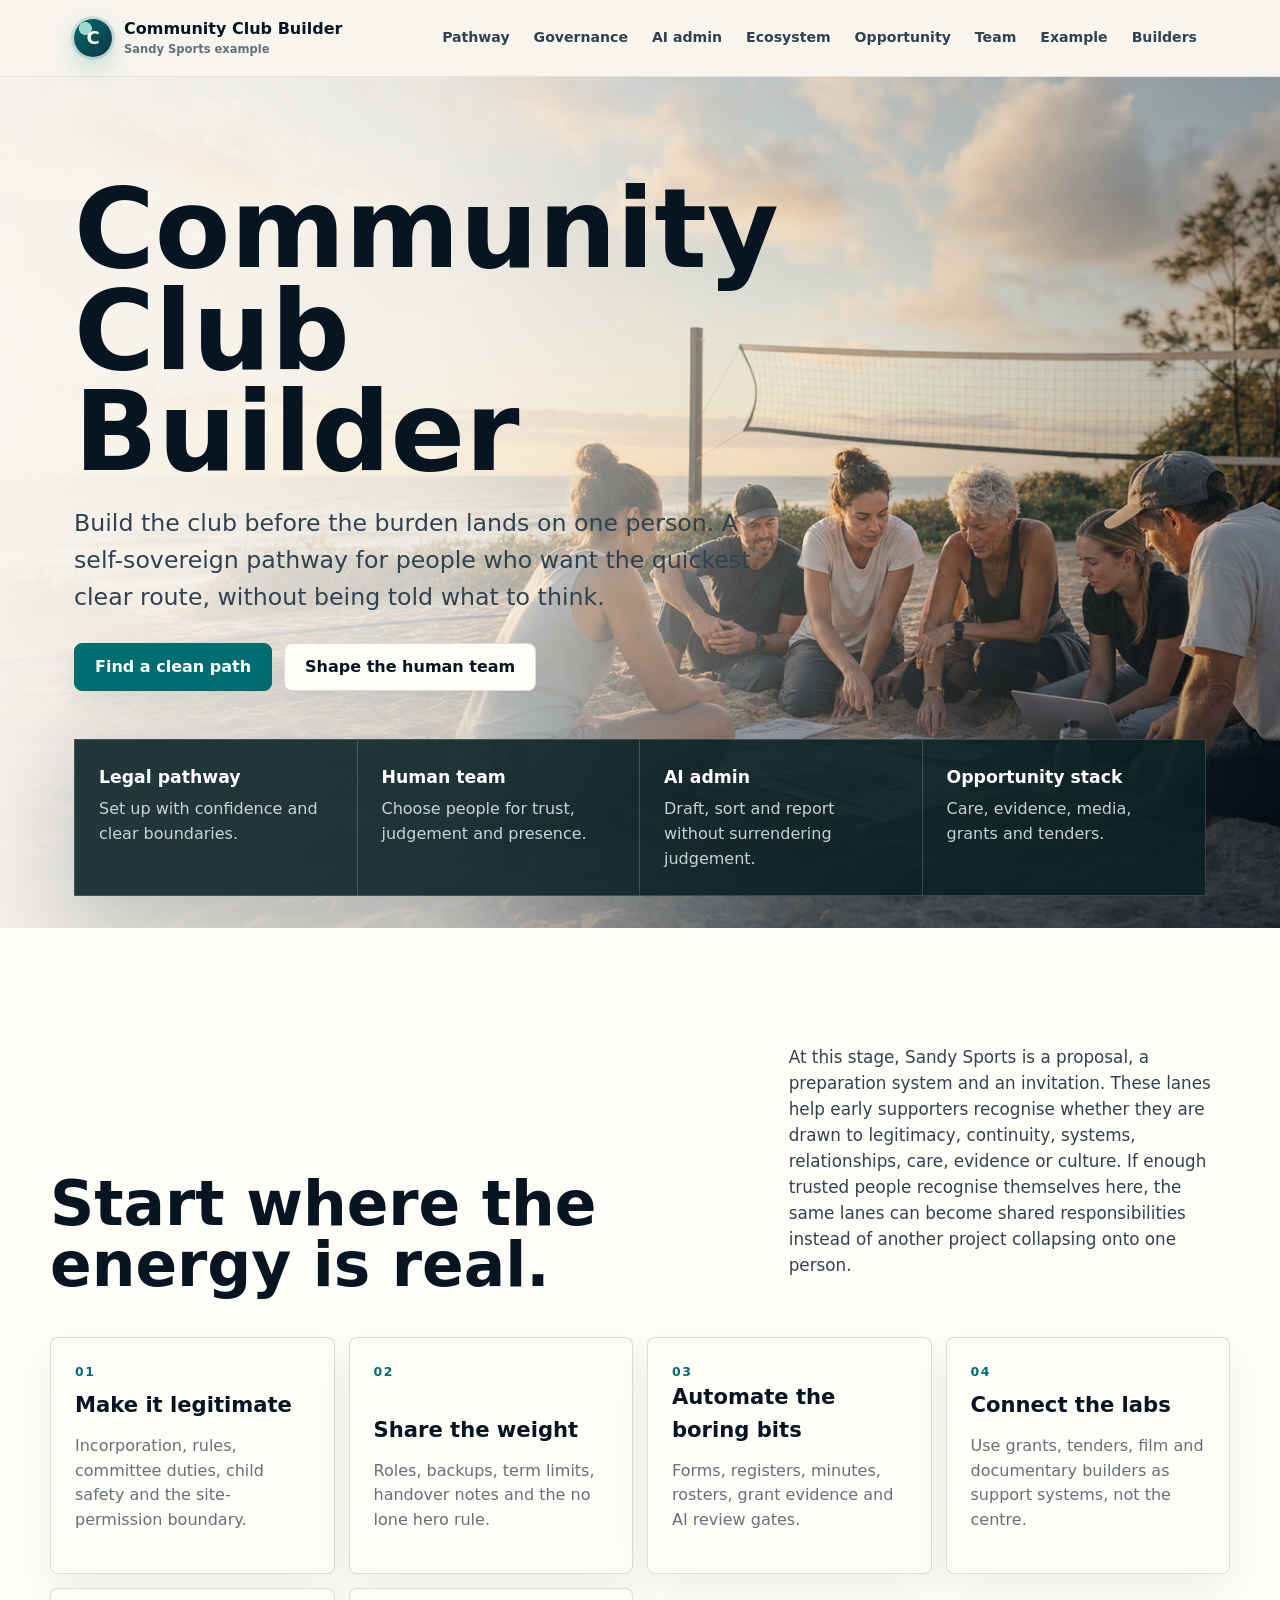
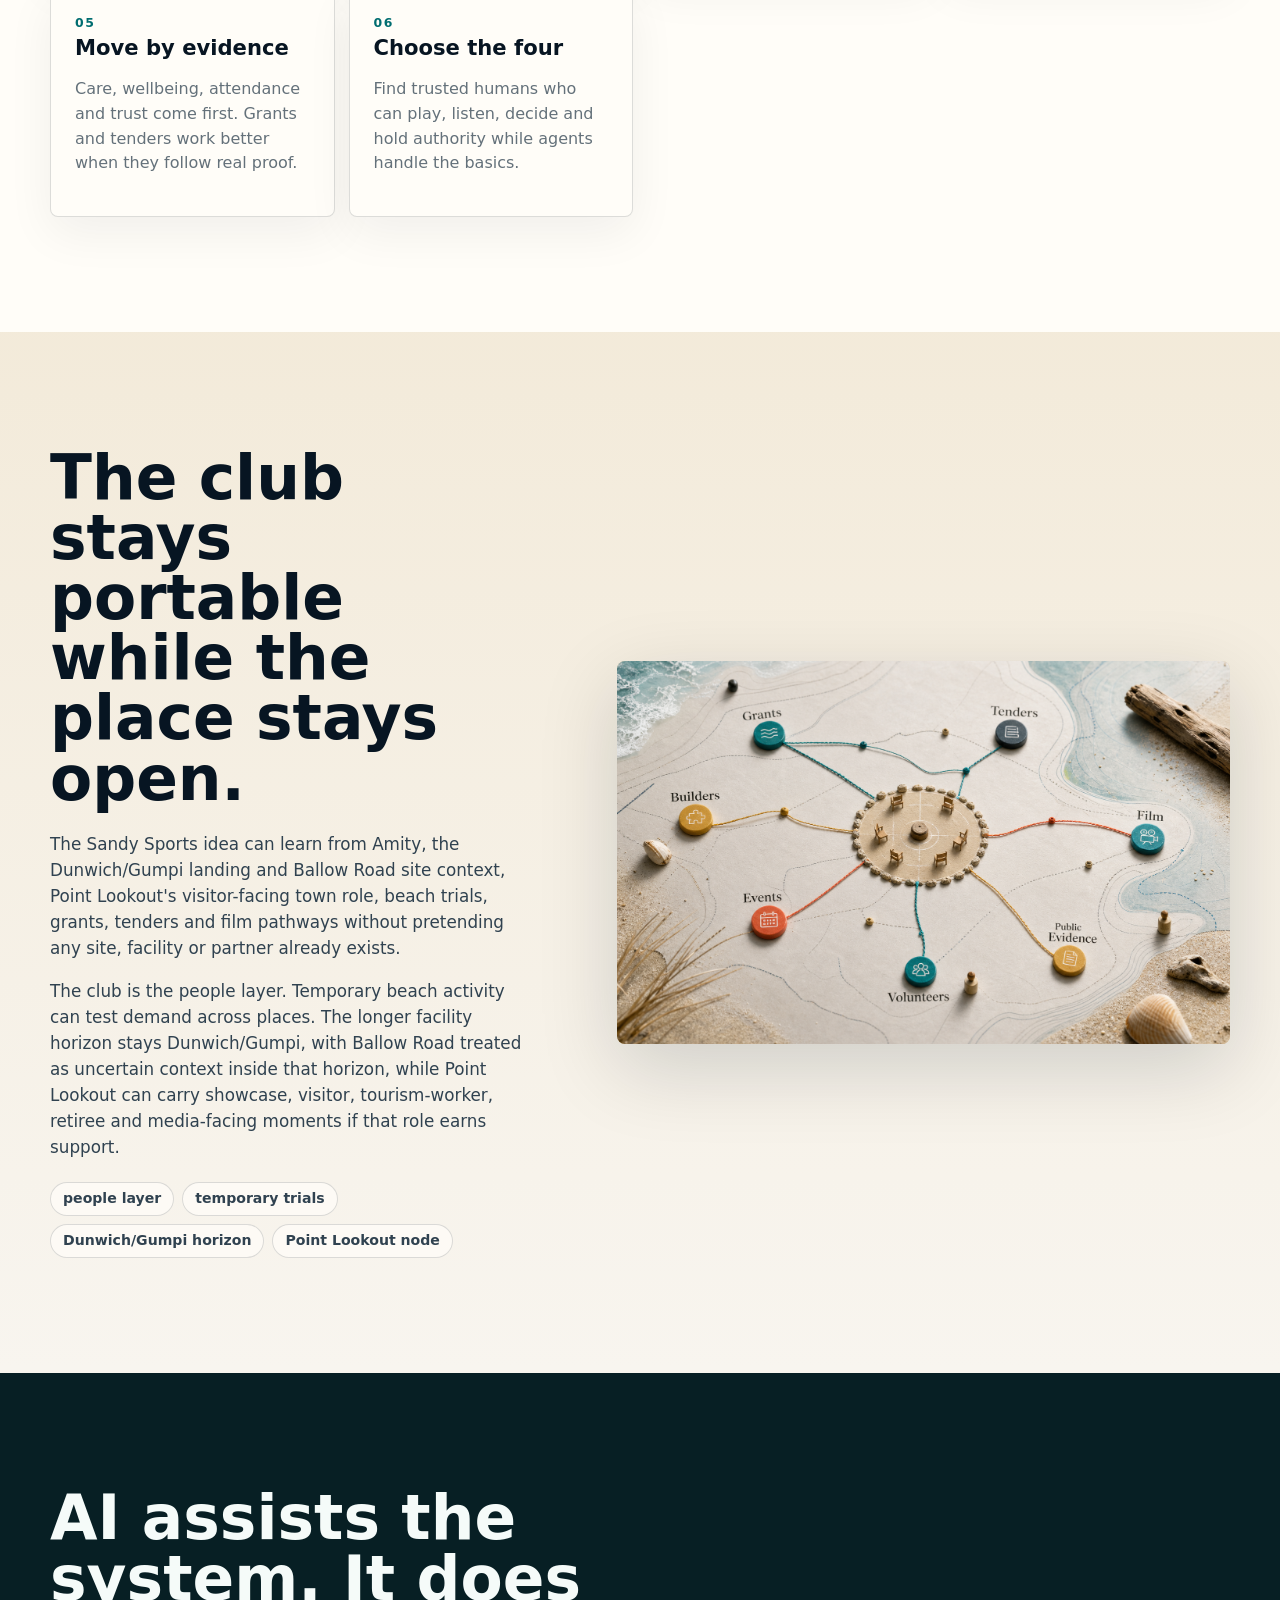
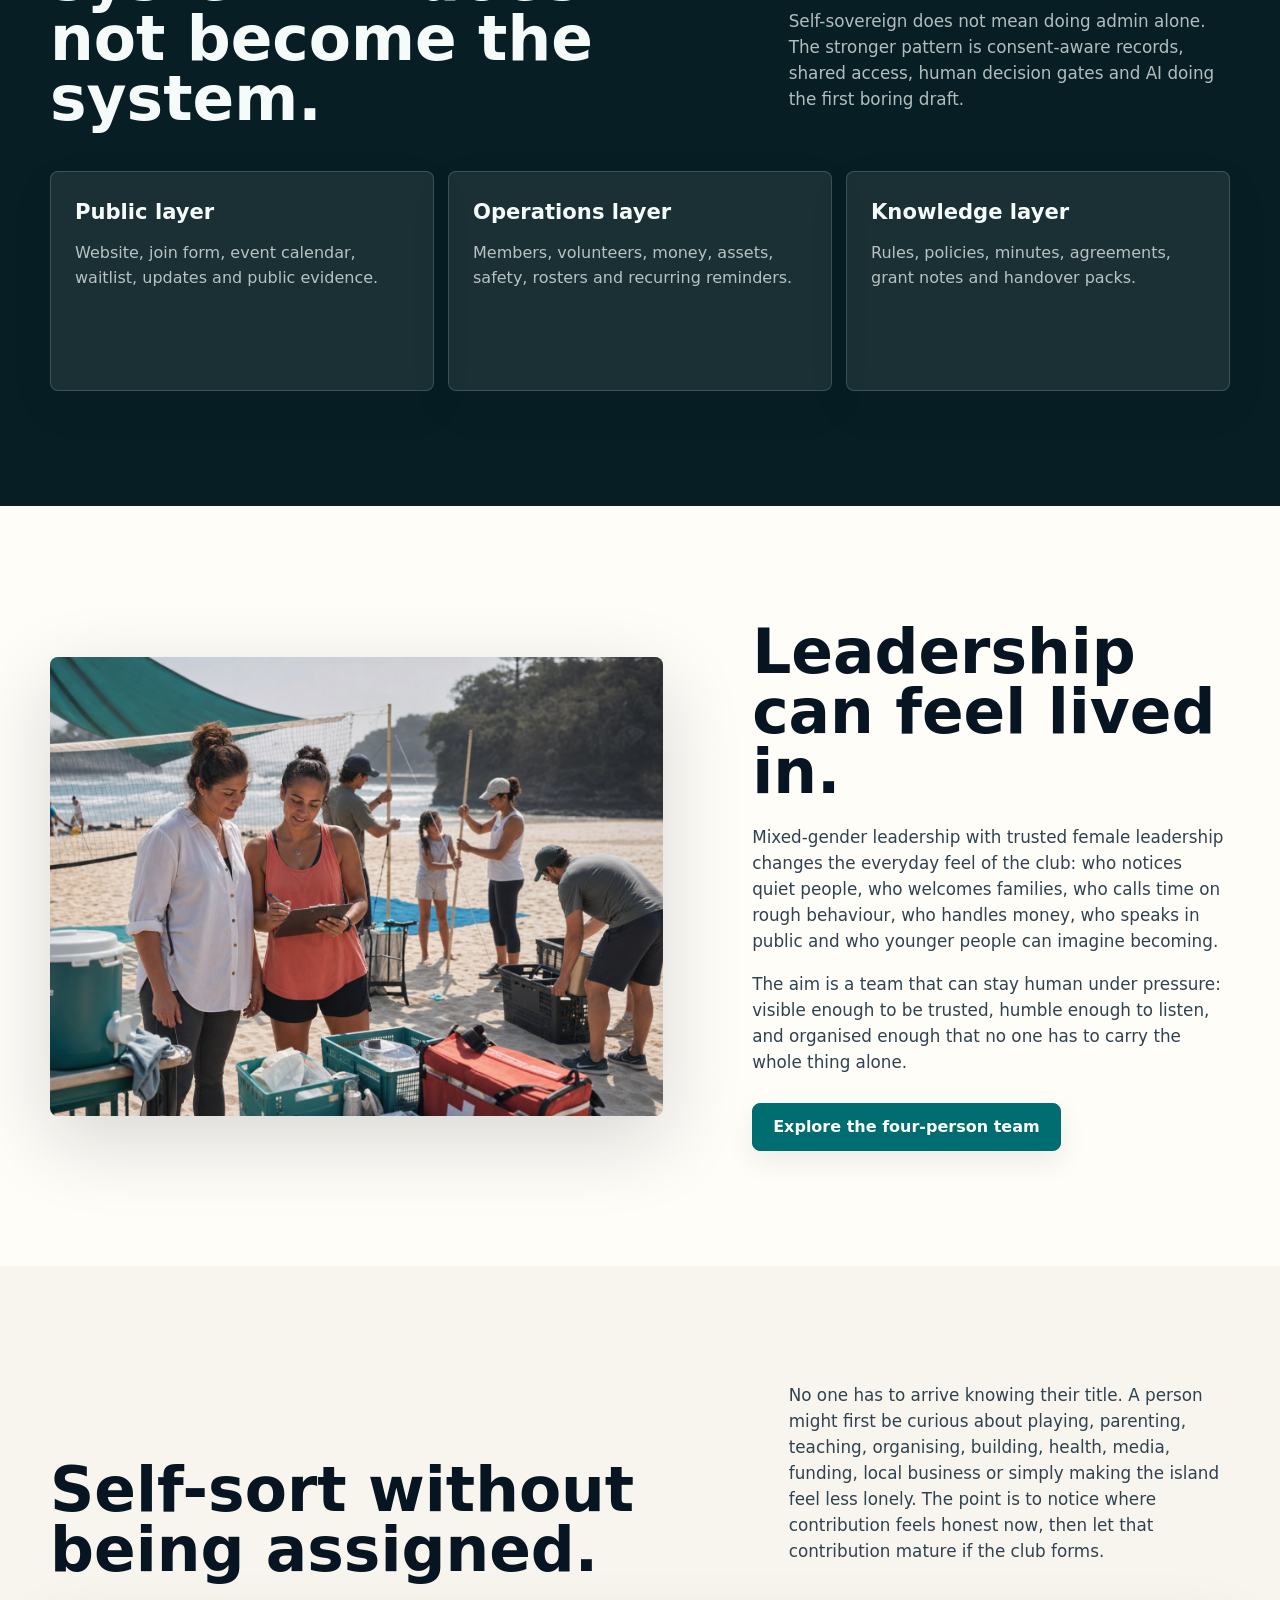
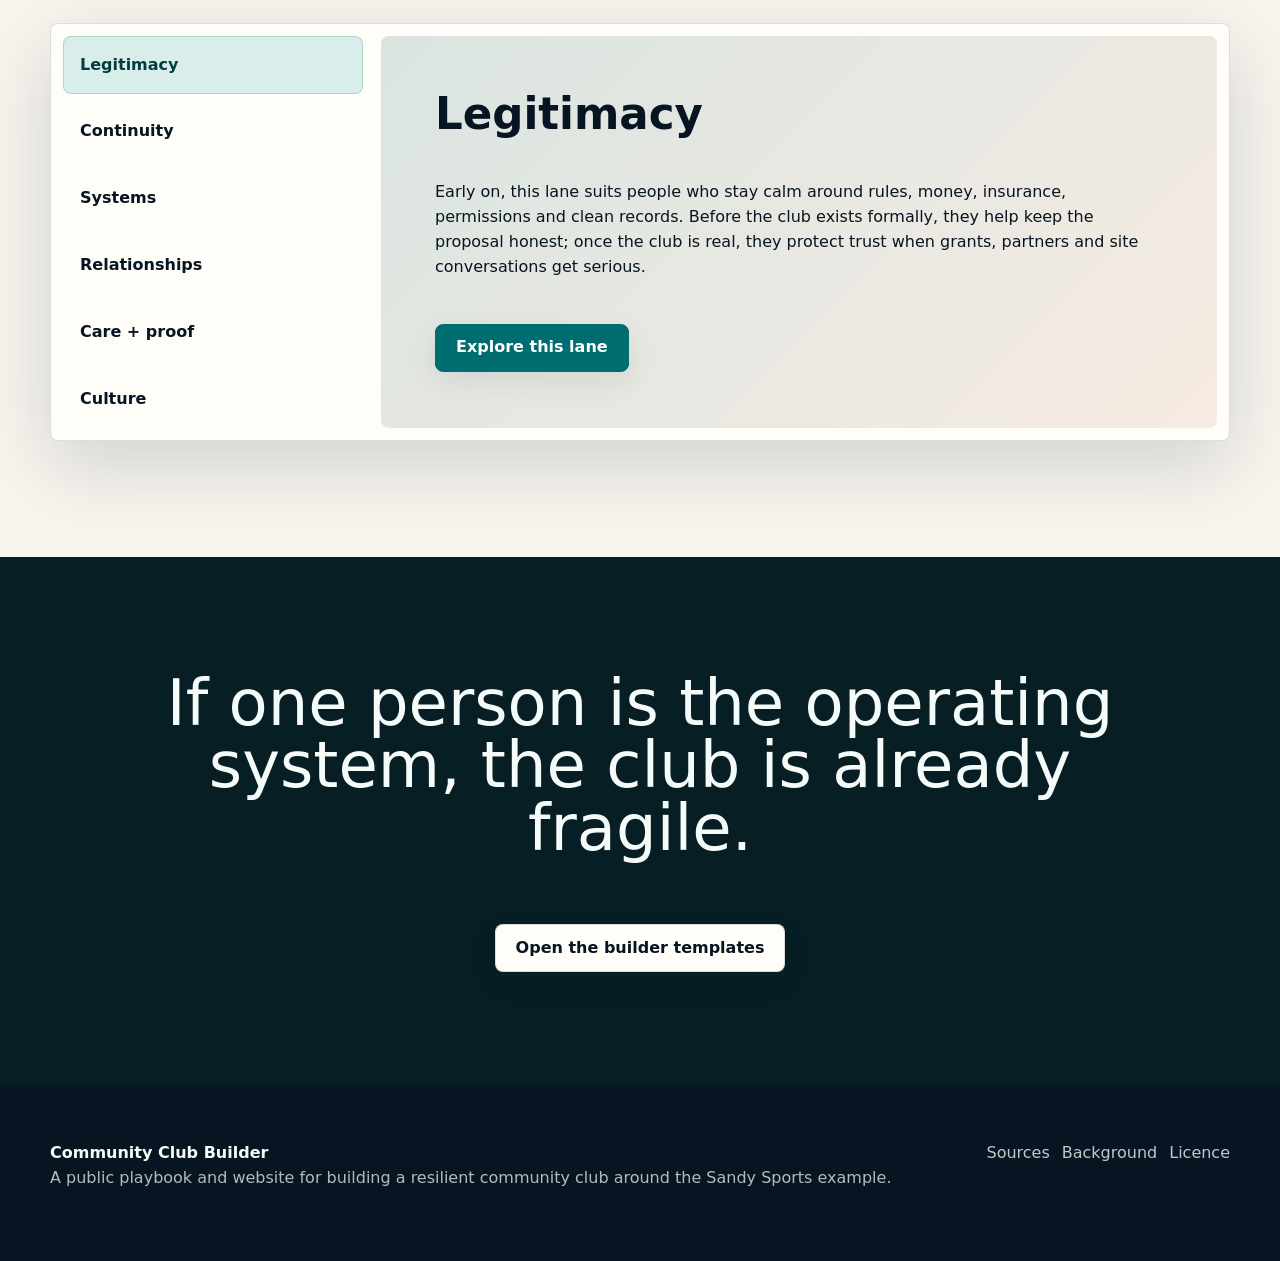
<file: index.html>
<!doctype html>
<html lang="en-AU">
<head>
  <meta charset="utf-8">
  <meta name="viewport" content="width=device-width, initial-scale=1">
  <title>Community Club Builder</title>
  <meta name="description" content="A self-sovereign, AI-assisted community club playbook using a Sandy Sports club on Minjerribah as the worked example.">

  <link rel="stylesheet" href="assets/css/styles.css?v=20260707-human-team">
    <link rel="icon" type="image/png" sizes="32x32" href="assets/favicon-raster-32.png">
    <link rel="icon" type="image/png" sizes="192x192" href="assets/favicon-raster-192.png">
    <link rel="apple-touch-icon" sizes="180x180" href="assets/apple-touch-icon-raster-180.png">
</head>
<body>
  <a class="skip-link" href="#main">Skip to content</a>
  <header class="site-header">
    <div class="nav-wrap">
      <a class="brand" href="index.html" aria-current="page" aria-label="Community Club Builder home">
        <span class="brand-mark">C</span>
        <span>Community Club Builder <small>Sandy Sports example</small></span>
      </a>
      <button class="nav-toggle" type="button" aria-label="Toggle navigation" aria-expanded="false"><span></span></button>
      <nav class="site-nav" aria-label="Main navigation">
        <a href="pathway.html">Pathway</a>
        <a href="governance.html">Governance</a>
        <a href="operating-system.html">AI admin</a>
        <a href="ecosystem.html">Ecosystem</a>
        <a href="opportunity-stack.html">Opportunity</a>
        <a href="human-team.html">Team</a>
        <a href="sandy-sports.html">Example</a>
        <a class="nav-action" href="builders.html">Builders</a>
      </nav>
    </div>
  </header>

  <main id="main">
    <section class="hero">
      <div class="hero-media">
        <img src="assets/img/hero-community.png" alt="A mixed-gender founding group planning a community sand sports club beside a coastal sand court.">
      </div>
      <div class="hero-inner">
        <div class="hero-copy">
          <h1>Community Club Builder</h1>
          <p class="lead">Build the club before the burden lands on one person. A self-sovereign pathway for people who want the quickest clear route, without being told what to think.</p>
          <div class="hero-actions">
            <a class="button primary" href="pathway.html">Find a clean path</a>
            <a class="button" href="human-team.html">Shape the human team</a>
          </div>
        </div>
        <div class="hero-panel" aria-label="Site pathways">
          <a href="governance.html">
            <strong>Legal pathway</strong>
            <span>Set up with confidence and clear boundaries.</span>
          </a>
          <a href="pathway.html#leadership">
            <strong>Human team</strong>
            <span>Choose people for trust, judgement and presence.</span>
          </a>
          <a href="operating-system.html">
            <strong>AI admin</strong>
            <span>Draft, sort and report without surrendering judgement.</span>
          </a>
          <a href="opportunity-stack.html">
            <strong>Opportunity stack</strong>
            <span>Care, evidence, media, grants and tenders.</span>
          </a>
        </div>
      </div>
    </section>

    <section class="band paper">
      <div class="wrap section-head">
        <h2>Start where the energy is real.</h2>
        <p>At this stage, Sandy Sports is a proposal, a preparation system and an invitation. These lanes help early supporters recognise whether they are drawn to legitimacy, continuity, systems, relationships, care, evidence or culture. If enough trusted people recognise themselves here, the same lanes can become shared responsibilities instead of another project collapsing onto one person.</p>
      </div>
      <div class="wrap path-grid">
        <a class="path-card" href="governance.html">
          <span class="card-index">01</span>
          <div>
            <h3>Make it legitimate</h3>
            <p>Incorporation, rules, committee duties, child safety and the site-permission boundary.</p>
          </div>
        </a>
        <a class="path-card" href="pathway.html">
          <span class="card-index">02</span>
          <div>
            <h3>Share the weight</h3>
            <p>Roles, backups, term limits, handover notes and the no lone hero rule.</p>
          </div>
        </a>
        <a class="path-card" href="operating-system.html">
          <span class="card-index">03</span>
          <div>
            <h3>Automate the boring bits</h3>
            <p>Forms, registers, minutes, rosters, grant evidence and AI review gates.</p>
          </div>
        </a>
        <a class="path-card" href="ecosystem.html">
          <span class="card-index">04</span>
          <div>
            <h3>Connect the labs</h3>
            <p>Use grants, tenders, film and documentary builders as support systems, not the centre.</p>
          </div>
        </a>
        <a class="path-card" href="opportunity-stack.html">
          <span class="card-index">05</span>
          <div>
            <h3>Move by evidence</h3>
            <p>Care, wellbeing, attendance and trust come first. Grants and tenders work better when they follow real proof.</p>
          </div>
        </a>
        <a class="path-card" href="human-team.html">
          <span class="card-index">06</span>
          <div>
            <h3>Choose the four</h3>
            <p>Find trusted humans who can play, listen, decide and hold authority while agents handle the basics.</p>
          </div>
        </a>
      </div>
    </section>

    <section id="portable" class="band sand">
      <div class="wrap split">
        <div class="feature-copy">
          <h2>The club stays portable while the place stays open.</h2>
          <p>The Sandy Sports idea can learn from Amity, the Dunwich/Gumpi landing and Ballow Road site context, Point Lookout's visitor-facing town role, beach trials, grants, tenders and film pathways without pretending any site, facility or partner already exists.</p>
          <p>The club is the people layer. Temporary beach activity can test demand across places. The longer facility horizon stays Dunwich/Gumpi, with Ballow Road treated as uncertain context inside that horizon, while Point Lookout can carry showcase, visitor, tourism-worker, retiree and media-facing moments if that role earns support.</p>
          <div class="pill-row">
            <span class="pill">people layer</span>
            <span class="pill">temporary trials</span>
            <span class="pill">Dunwich/Gumpi horizon</span>
            <span class="pill">Point Lookout node</span>
          </div>
        </div>
        <div class="feature-image wide">
          <img src="assets/img/ecosystem-map.png" alt="A tactile systems map connecting a community club with grants, tenders, film, builders, events, evidence and volunteers.">
        </div>
      </div>
    </section>

    <section class="band dark">
      <div class="wrap section-head">
        <h2>AI assists the system. It does not become the system.</h2>
        <p>Self-sovereign does not mean doing admin alone. The stronger pattern is consent-aware records, shared access, human decision gates and AI doing the first boring draft.</p>
      </div>
      <div class="wrap system-grid">
        <div class="system-card">
          <h3>Public layer</h3>
          <p>Website, join form, event calendar, waitlist, updates and public evidence.</p>
        </div>
        <div class="system-card">
          <h3>Operations layer</h3>
          <p>Members, volunteers, money, assets, safety, rosters and recurring reminders.</p>
        </div>
        <div class="system-card">
          <h3>Knowledge layer</h3>
          <p>Rules, policies, minutes, agreements, grant notes and handover packs.</p>
        </div>
      </div>
    </section>

    <section class="band paper">
      <div class="wrap split reverse">
        <div class="feature-copy">
          <h2>Leadership can feel lived in.</h2>
          <p>Mixed-gender leadership with trusted female leadership changes the everyday feel of the club: who notices quiet people, who welcomes families, who calls time on rough behaviour, who handles money, who speaks in public and who younger people can imagine becoming.</p>
          <p>The aim is a team that can stay human under pressure: visible enough to be trusted, humble enough to listen, and organised enough that no one has to carry the whole thing alone.</p>
          <div class="button-row">
            <a class="button primary" href="human-team.html">Explore the four-person team</a>
          </div>
        </div>
        <div class="feature-image">
          <img src="assets/img/women-led-setup.png" alt="Women coordinating a mixed-gender community sand sports setup with equipment, shade and first aid visible.">
        </div>
      </div>
    </section>

    <section class="band">
      <div class="wrap section-head">
        <h2>Self-sort without being assigned.</h2>
        <p>No one has to arrive knowing their title. A person might first be curious about playing, parenting, teaching, organising, building, health, media, funding, local business or simply making the island feel less lonely. The point is to notice where contribution feels honest now, then let that contribution mature if the club forms.</p>
      </div>
      <div class="wrap pathfinder" aria-label="Self-sorting lanes">
        <div class="choice-list" role="tablist" aria-label="Self-sorting lanes">
          <button type="button" data-choice="lawful" role="tab">Legitimacy</button>
          <button type="button" data-choice="load" role="tab">Continuity</button>
          <button type="button" data-choice="admin" role="tab">Systems</button>
          <button type="button" data-choice="ecosystem" role="tab">Relationships</button>
          <button type="button" data-choice="opportunity" role="tab">Care + proof</button>
          <button type="button" data-choice="team" role="tab">Culture</button>
        </div>
        <div class="choice-panel" role="tabpanel"></div>
      </div>
    </section>

    <section class="band dark">
      <div class="wrap quote-panel">
        <p>If one person is the operating system, the club is already fragile.</p>
        <a class="button" href="builders.html">Open the builder templates</a>
      </div>
    </section>
  </main>

  <footer class="site-footer">
    <div class="footer-grid">
      <div>
        <strong>Community Club Builder</strong>
        <p class="muted">A public playbook and website for building a resilient community club around the Sandy Sports example.</p>
      </div>
      <div class="footer-links">
        <a href="sources.html">Sources</a>
        <a href="background.html">Background</a>
        <a href="licence.html">Licence</a>
      </div>
    </div>
  </footer>
  <a class="back-to-top" href="#main" aria-label="Back to top">&uarr;</a>
  <script src="assets/js/site.js"></script>
</body>
</html>
</file>
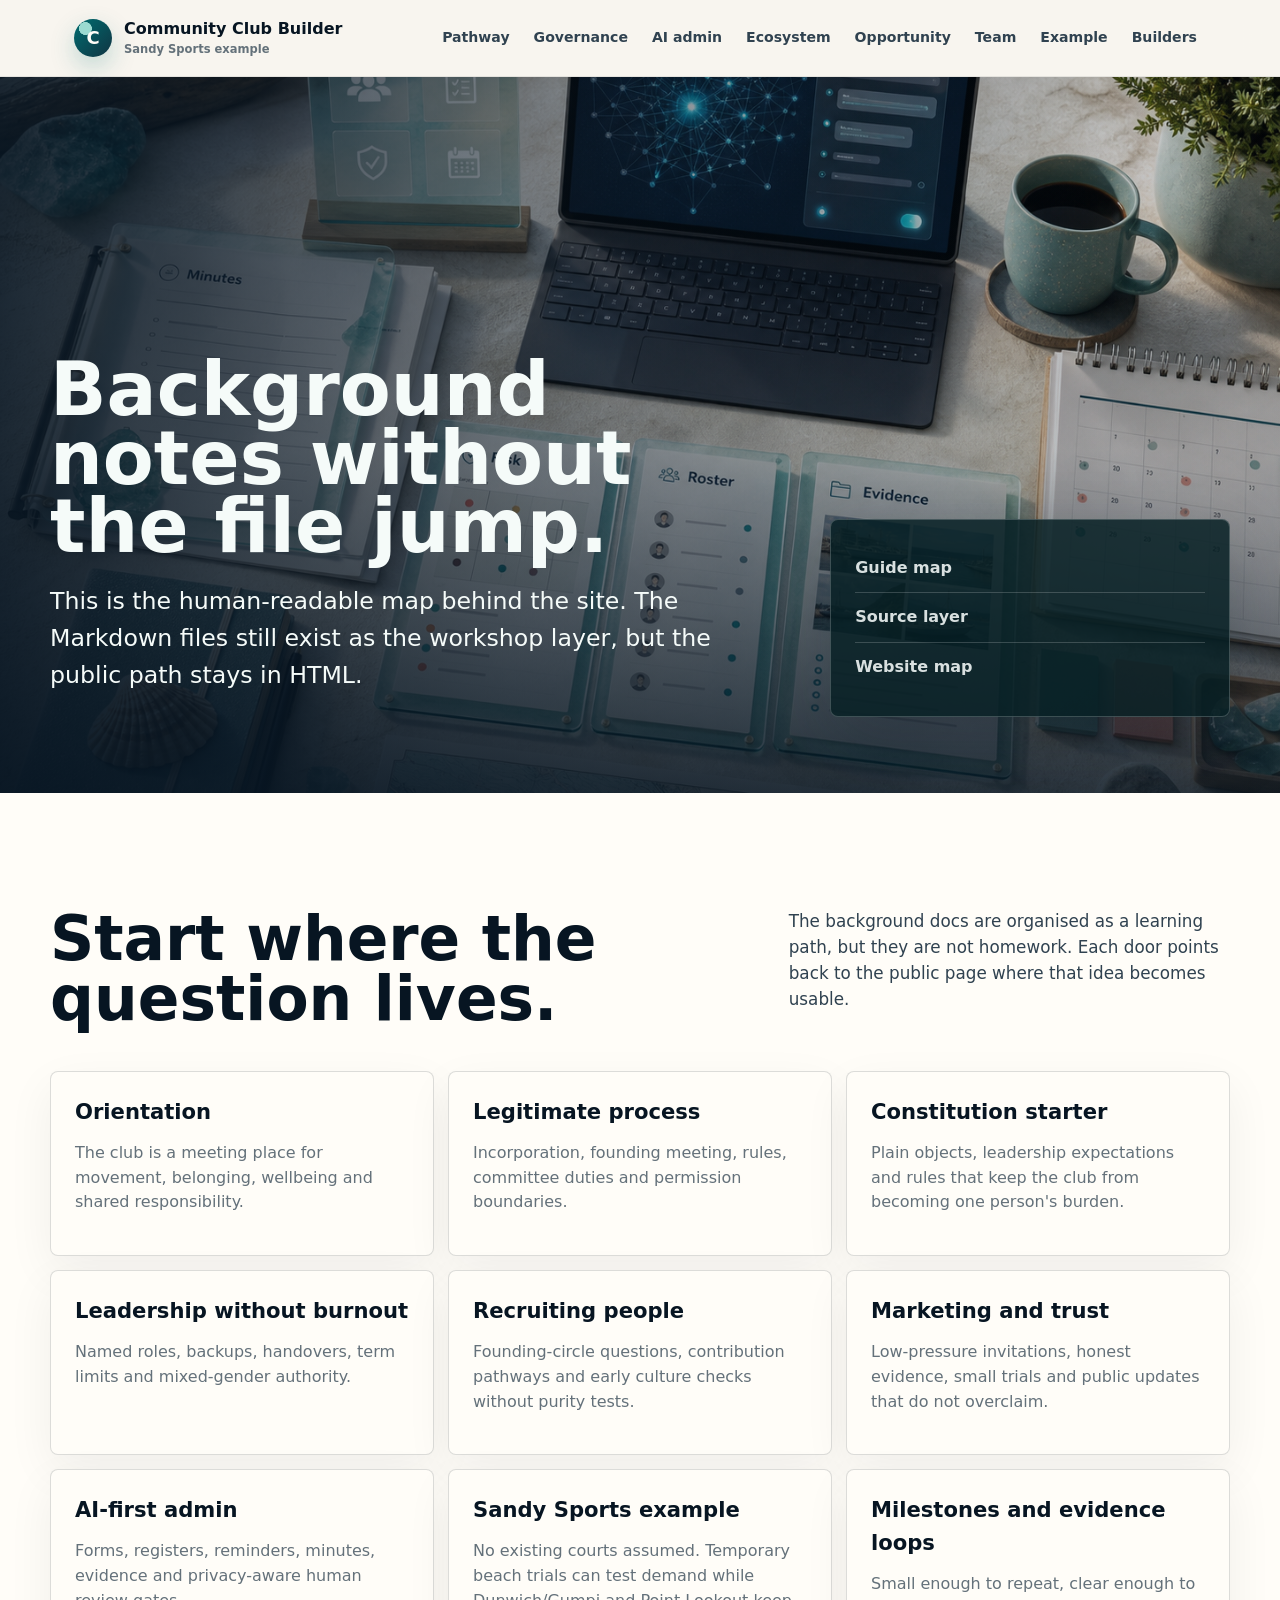
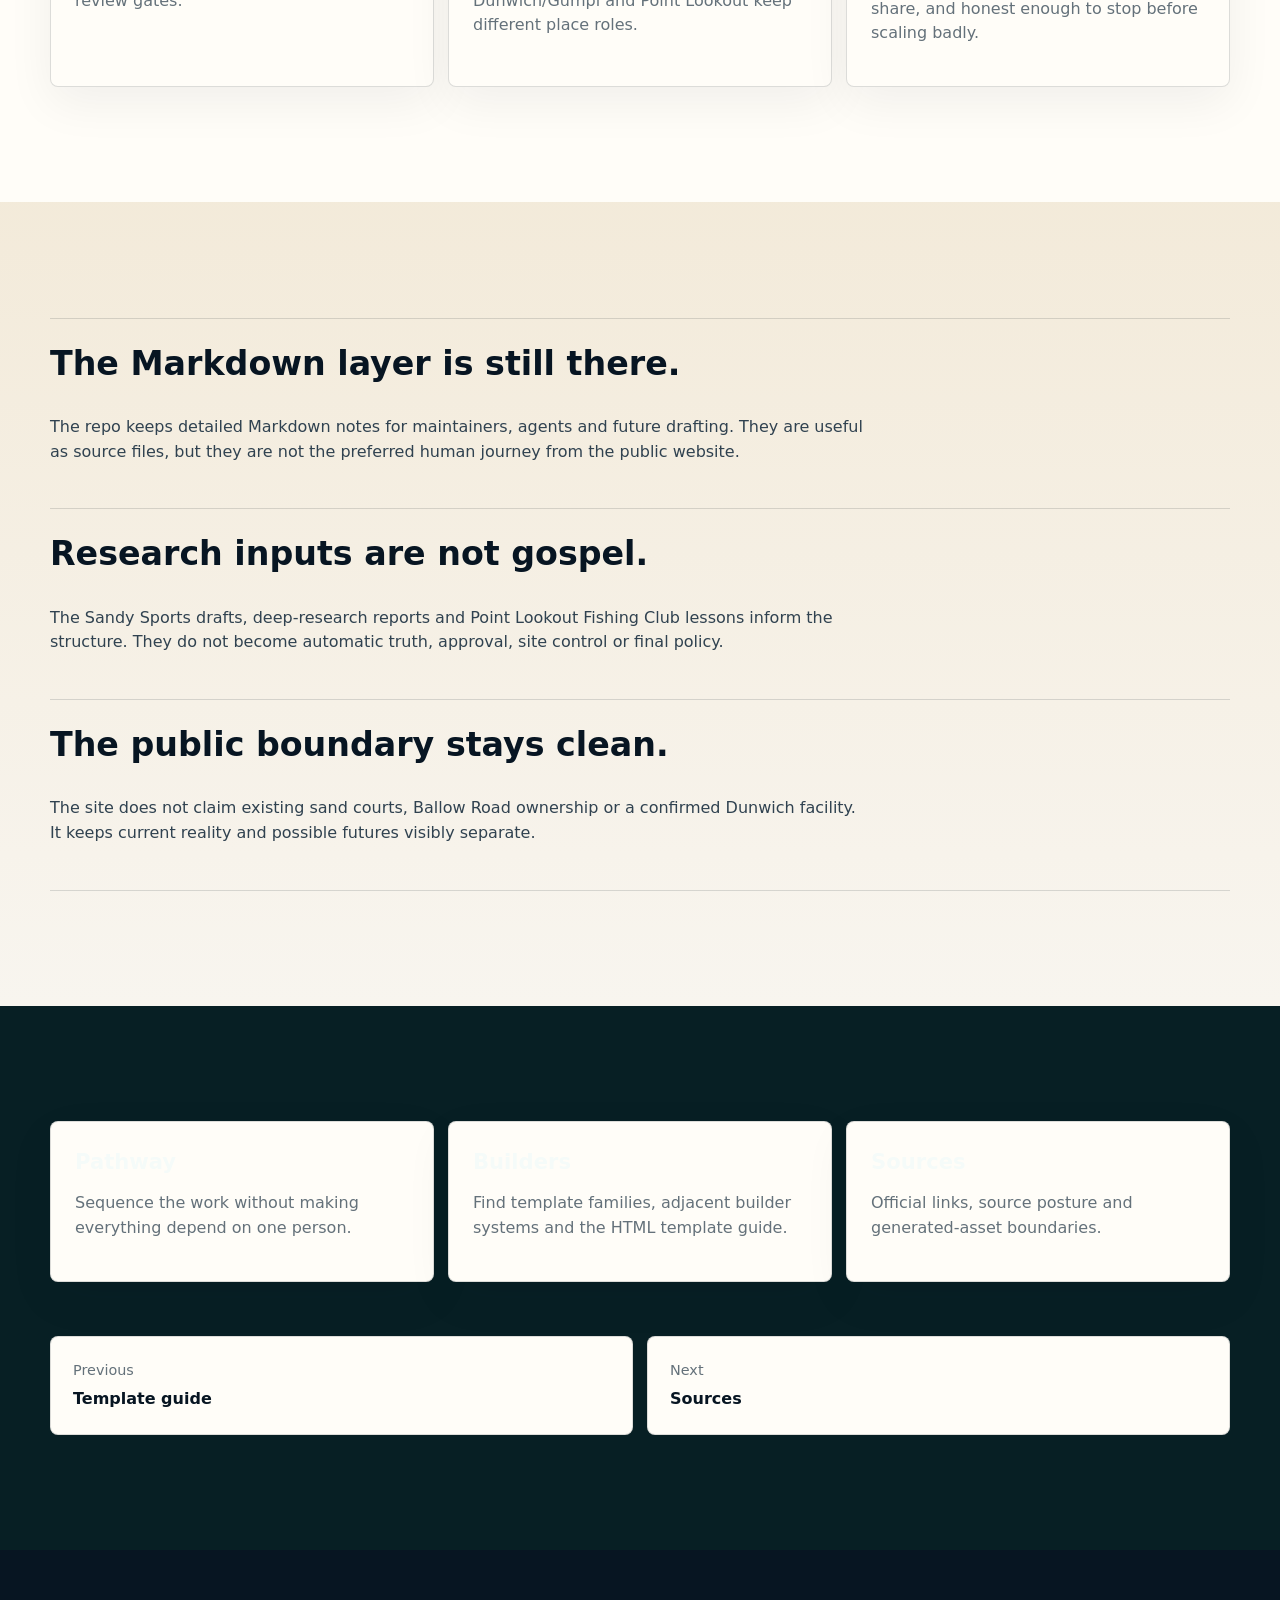
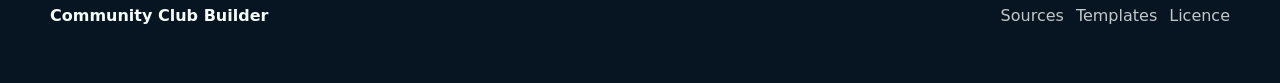
<file: background.html>
<!doctype html>
<html lang="en-AU">
<head>
  <meta charset="utf-8">
  <meta name="viewport" content="width=device-width, initial-scale=1">
  <title>Background Notes | Community Club Builder</title>
  <meta name="description" content="Human-facing background notes and guide map for the Community Club Builder site.">
  <link rel="icon" href="favicon.svg" type="image/svg+xml">
  <link rel="stylesheet" href="assets/css/styles.css?v=20260707-human-team">
</head>
<body>
  <a class="skip-link" href="#main">Skip to content</a>
  <header class="site-header">
    <div class="nav-wrap">
      <a class="brand" href="index.html"><span class="brand-mark">C</span><span>Community Club Builder <small>Sandy Sports example</small></span></a>
      <button class="nav-toggle" type="button" aria-label="Toggle navigation" aria-expanded="false"><span></span></button>
      <nav class="site-nav" aria-label="Main navigation">
        <a href="pathway.html">Pathway</a>
        <a href="governance.html">Governance</a>
        <a href="operating-system.html">AI admin</a>
        <a href="ecosystem.html">Ecosystem</a>
        <a href="opportunity-stack.html">Opportunity</a>
        <a href="human-team.html">Team</a>
        <a href="sandy-sports.html">Example</a>
        <a class="nav-action" href="builders.html">Builders</a>
      </nav>
    </div>
  </header>

  <main id="main">
    <section class="page-hero cinematic-hero background-hero">
      <div class="hero-media">
        <img src="assets/img/admin-system.png" alt="Club records, forms and AI-assisted admin tools arranged on a coastal planning table.">
      </div>
      <div class="wrap">
        <div>
          <h1>Background notes without the file jump.</h1>
          <p class="lead">This is the human-readable map behind the site. The Markdown files still exist as the workshop layer, but the public path stays in HTML.</p>
        </div>
        <div class="mini-map">
          <a href="#guide-map">Guide map</a>
          <a href="#source-layer">Source layer</a>
          <a href="#site-map">Website map</a>
        </div>
      </div>
    </section>

    <section id="guide-map" class="band paper">
      <div class="wrap section-head">
        <h2>Start where the question lives.</h2>
        <p>The background docs are organised as a learning path, but they are not homework. Each door points back to the public page where that idea becomes usable.</p>
      </div>
      <div class="wrap resource-grid">
        <a class="resource-card" href="index.html"><h3>Orientation</h3><p>The club is a meeting place for movement, belonging, wellbeing and shared responsibility.</p></a>
        <a class="resource-card" href="governance.html"><h3>Legitimate process</h3><p>Incorporation, founding meeting, rules, committee duties and permission boundaries.</p></a>
        <a class="resource-card" href="governance.html#constitution"><h3>Constitution starter</h3><p>Plain objects, leadership expectations and rules that keep the club from becoming one person's burden.</p></a>
        <a class="resource-card" href="pathway.html#leadership"><h3>Leadership without burnout</h3><p>Named roles, backups, handovers, term limits and mixed-gender authority.</p></a>
        <a class="resource-card" href="pathway.html"><h3>Recruiting people</h3><p>Founding-circle questions, contribution pathways and early culture checks without purity tests.</p></a>
        <a class="resource-card" href="sandy-sports.html#program"><h3>Marketing and trust</h3><p>Low-pressure invitations, honest evidence, small trials and public updates that do not overclaim.</p></a>
        <a class="resource-card" href="operating-system.html"><h3>AI-first admin</h3><p>Forms, registers, reminders, minutes, evidence and privacy-aware human review gates.</p></a>
        <a class="resource-card" href="sandy-sports.html"><h3>Sandy Sports example</h3><p>No existing courts assumed. Temporary beach trials can test demand while Dunwich/Gumpi and Point Lookout keep different place roles.</p></a>
        <a class="resource-card" href="opportunity-stack.html#agile"><h3>Milestones and evidence loops</h3><p>Small enough to repeat, clear enough to share, and honest enough to stop before scaling badly.</p></a>
      </div>
    </section>

    <section id="source-layer" class="band sand">
      <div class="wrap">
        <article class="guide-note">
          <h3>The Markdown layer is still there.</h3>
          <p>The repo keeps detailed Markdown notes for maintainers, agents and future drafting. They are useful as source files, but they are not the preferred human journey from the public website.</p>
        </article>
        <article class="guide-note">
          <h3>Research inputs are not gospel.</h3>
          <p>The Sandy Sports drafts, deep-research reports and Point Lookout Fishing Club lessons inform the structure. They do not become automatic truth, approval, site control or final policy.</p>
        </article>
        <article class="guide-note">
          <h3>The public boundary stays clean.</h3>
          <p>The site does not claim existing sand courts, Ballow Road ownership or a confirmed Dunwich facility. It keeps current reality and possible futures visibly separate.</p>
        </article>
      </div>
    </section>

    <section id="site-map" class="band dark">
      <div class="wrap resource-grid">
        <a class="resource-card" href="pathway.html"><h3>Pathway</h3><p>Sequence the work without making everything depend on one person.</p></a>
        <a class="resource-card" href="builders.html"><h3>Builders</h3><p>Find template families, adjacent builder systems and the HTML template guide.</p></a>
        <a class="resource-card" href="sources.html"><h3>Sources</h3><p>Official links, source posture and generated-asset boundaries.</p></a>
      </div>
      <div class="wrap prev-next">
        <a href="templates.html"><span>Previous</span><strong>Template guide</strong></a>
        <a href="sources.html"><span>Next</span><strong>Sources</strong></a>
      </div>
    </section>
  </main>

  <footer class="site-footer"><div class="footer-grid"><strong>Community Club Builder</strong><div class="footer-links"><a href="sources.html">Sources</a><a href="templates.html">Templates</a><a href="licence.html">Licence</a></div></div></footer>
  <a class="back-to-top" href="#main" aria-label="Back to top">&uarr;</a>
  <script src="assets/js/site.js"></script>
</body>
</html>
</file>
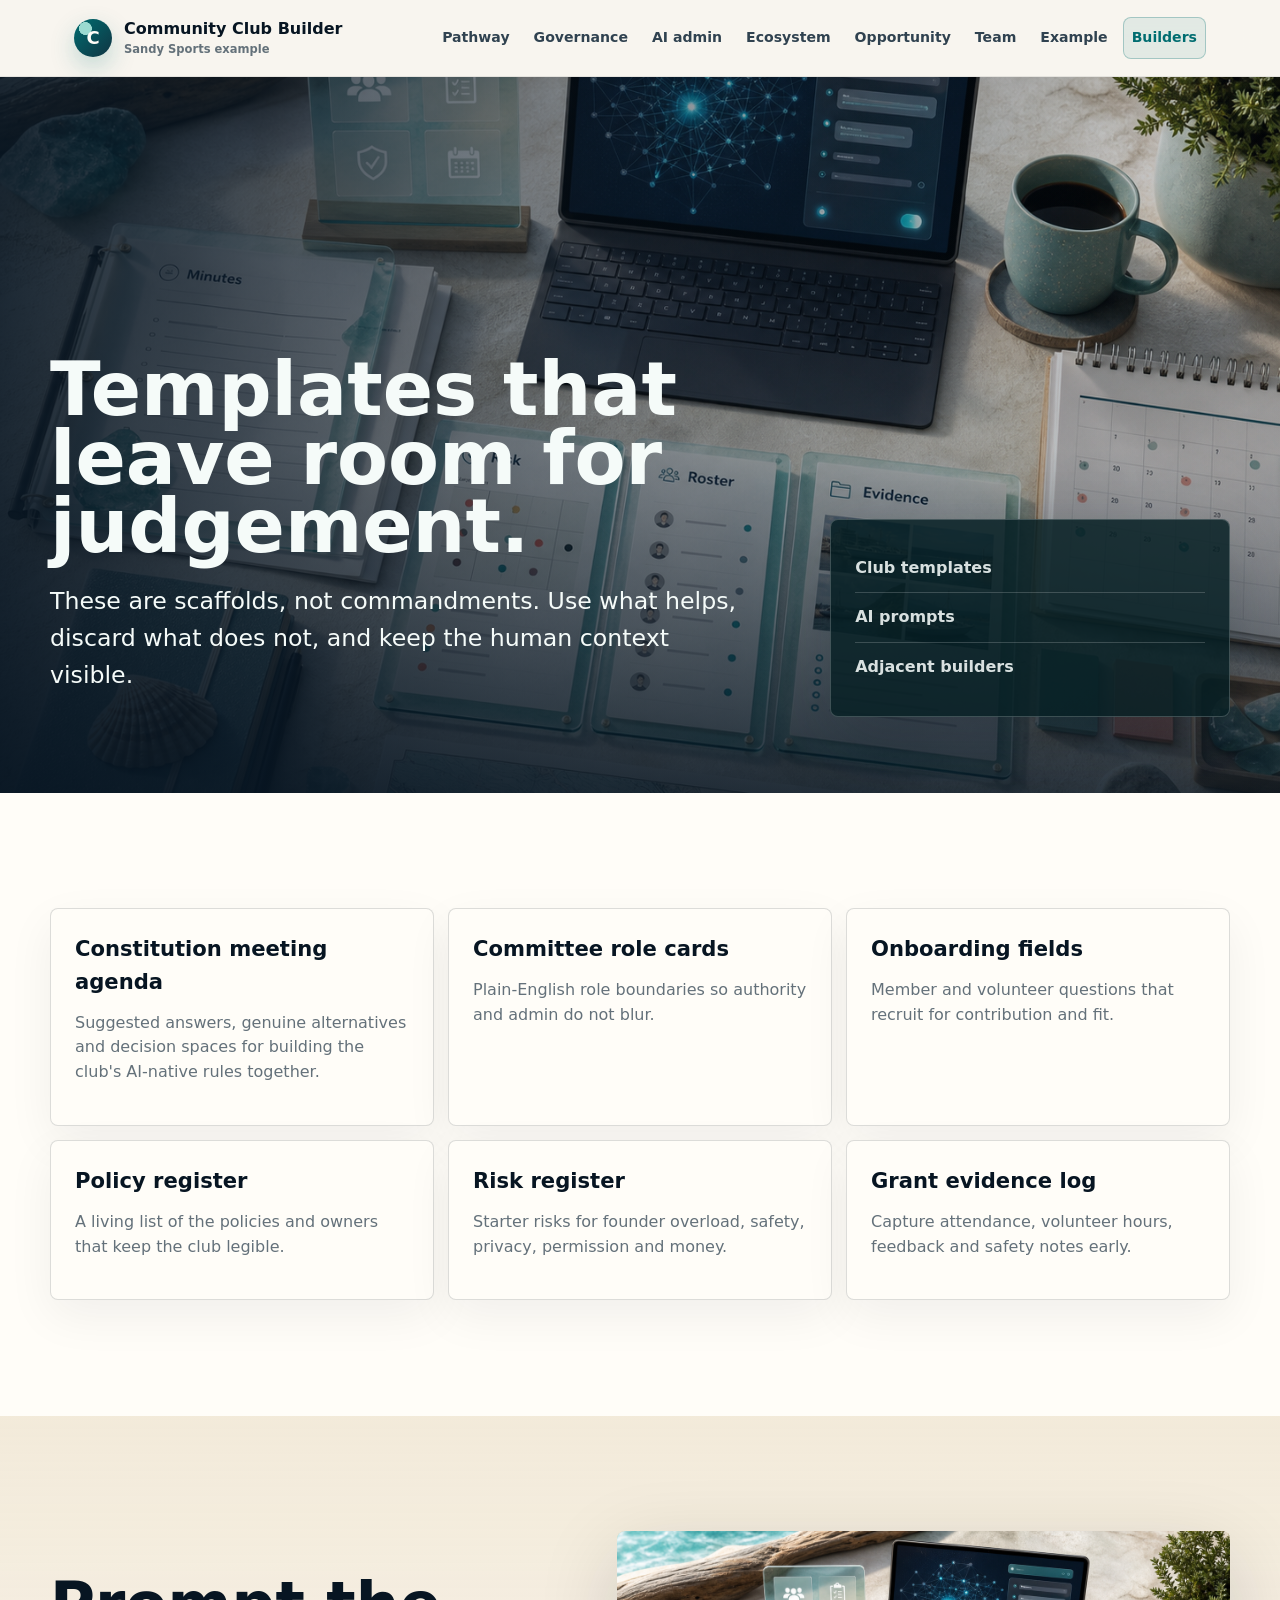
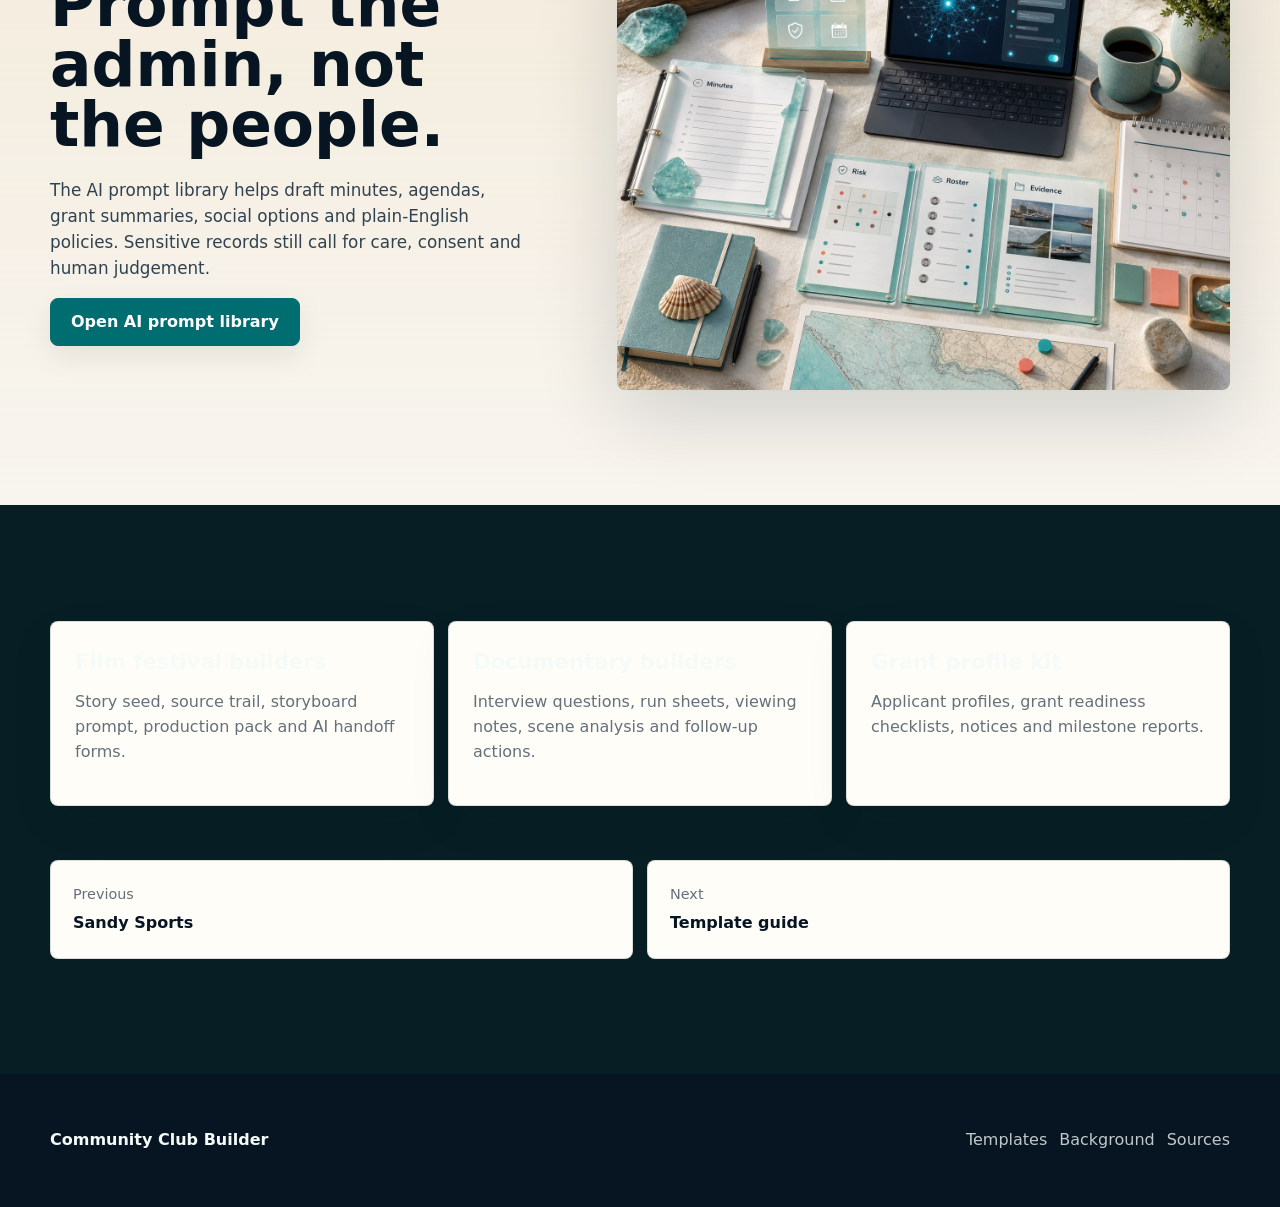
<file: builders.html>
<!doctype html>
<html lang="en-AU">
<head>
  <meta charset="utf-8">
  <meta name="viewport" content="width=device-width, initial-scale=1">
  <title>Builders | Community Club Builder</title>
  <meta name="description" content="Club-building templates, role cards and AI prompts for the Community Club Builder site.">
  <link rel="icon" href="favicon.svg" type="image/svg+xml">
  <link rel="stylesheet" href="assets/css/styles.css?v=20260707-human-team">
</head>
<body>
  <a class="skip-link" href="#main">Skip to content</a>
  <header class="site-header">
    <div class="nav-wrap">
      <a class="brand" href="index.html"><span class="brand-mark">C</span><span>Community Club Builder <small>Sandy Sports example</small></span></a>
      <button class="nav-toggle" type="button" aria-label="Toggle navigation" aria-expanded="false"><span></span></button>
      <nav class="site-nav" aria-label="Main navigation">
        <a href="pathway.html">Pathway</a>
        <a href="governance.html">Governance</a>
        <a href="operating-system.html">AI admin</a>
        <a href="ecosystem.html">Ecosystem</a>
        <a href="opportunity-stack.html">Opportunity</a>
        <a href="human-team.html">Team</a>
        <a href="sandy-sports.html">Example</a>
        <a class="nav-action" href="builders.html" aria-current="page">Builders</a>
      </nav>
    </div>
  </header>
  <main id="main">
    <section class="page-hero cinematic-hero">
      <div class="hero-media">
        <img src="assets/img/admin-system.png" alt="Club templates, records and AI prompts arranged on a coastal planning table.">
      </div>
      <div class="wrap">
        <div>
          <h1>Templates that leave room for judgement.</h1>
          <p class="lead">These are scaffolds, not commandments. Use what helps, discard what does not, and keep the human context visible.</p>
        </div>
        <div class="mini-map">
          <a href="#club">Club templates</a>
          <a href="#ai">AI prompts</a>
          <a href="#adjacent">Adjacent builders</a>
        </div>
      </div>
    </section>

    <section id="club" class="band paper">
      <div class="wrap resource-grid">
        <a class="resource-card" href="constitution-agenda.html"><h3>Constitution meeting agenda</h3><p>Suggested answers, genuine alternatives and decision spaces for building the club's AI-native rules together.</p></a>
        <a class="resource-card" href="templates.html#role-cards"><h3>Committee role cards</h3><p>Plain-English role boundaries so authority and admin do not blur.</p></a>
        <a class="resource-card" href="templates.html#onboarding"><h3>Onboarding fields</h3><p>Member and volunteer questions that recruit for contribution and fit.</p></a>
        <a class="resource-card" href="templates.html#club-pack"><h3>Policy register</h3><p>A living list of the policies and owners that keep the club legible.</p></a>
        <a class="resource-card" href="templates.html#evidence"><h3>Risk register</h3><p>Starter risks for founder overload, safety, privacy, permission and money.</p></a>
        <a class="resource-card" href="templates.html#evidence"><h3>Grant evidence log</h3><p>Capture attendance, volunteer hours, feedback and safety notes early.</p></a>
      </div>
    </section>

    <section id="ai" class="band sand">
      <div class="wrap split">
        <div class="feature-copy">
          <h2>Prompt the admin, not the people.</h2>
          <p>The AI prompt library helps draft minutes, agendas, grant summaries, social options and plain-English policies. Sensitive records still call for care, consent and human judgement.</p>
          <a class="button primary" href="templates.html#ai-prompts">Open AI prompt library</a>
        </div>
        <div class="feature-image">
          <img src="assets/img/admin-system.png" alt="Club admin records and AI drafting interface on a coastal planning table.">
        </div>
      </div>
    </section>

    <section id="adjacent" class="band dark">
      <div class="wrap resource-grid">
        <a class="resource-card" href="https://auraofintelligence.github.io/quandamooka-film-festival/builders/" target="_blank" rel="noopener noreferrer"><h3>Film festival builders</h3><p>Story seed, source trail, storyboard prompt, production pack and AI handoff forms.</p></a>
        <a class="resource-card" href="https://auraofintelligence.github.io/film-club-documentary-builders/builders/" target="_blank" rel="noopener noreferrer"><h3>Documentary builders</h3><p>Interview questions, run sheets, viewing notes, scene analysis and follow-up actions.</p></a>
        <a class="resource-card" href="https://auraofintelligence.github.io/stradbroke-grants-lab/profile-kit.html" target="_blank" rel="noopener noreferrer"><h3>Grant profile kit</h3><p>Applicant profiles, grant readiness checklists, notices and milestone reports.</p></a>
      </div>
      <div class="wrap prev-next">
        <a href="sandy-sports.html"><span>Previous</span><strong>Sandy Sports</strong></a>
        <a href="templates.html"><span>Next</span><strong>Template guide</strong></a>
      </div>
    </section>
  </main>
  <footer class="site-footer"><div class="footer-grid"><strong>Community Club Builder</strong><div class="footer-links"><a href="templates.html">Templates</a><a href="background.html">Background</a><a href="sources.html">Sources</a></div></div></footer>
  <a class="back-to-top" href="#main" aria-label="Back to top">&uarr;</a>
  <script src="assets/js/site.js"></script>
</body>
</html>
</file>
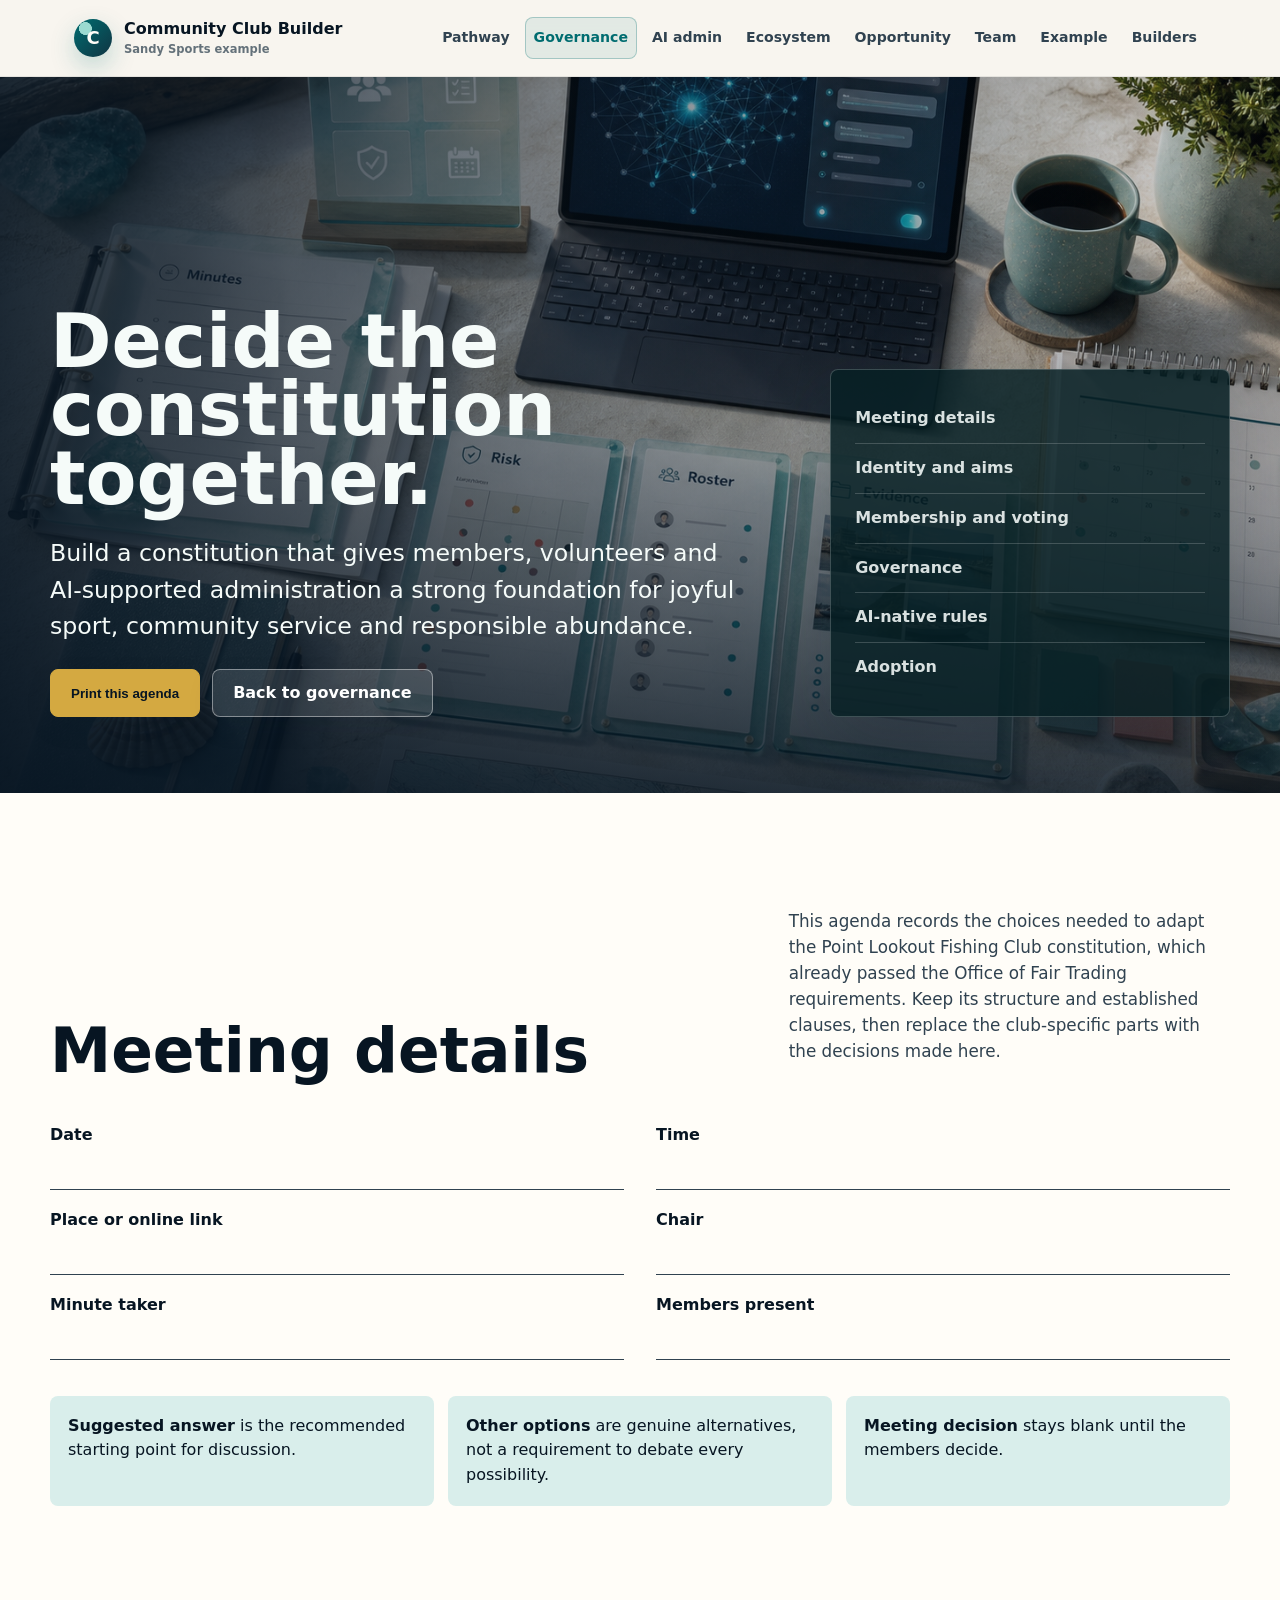
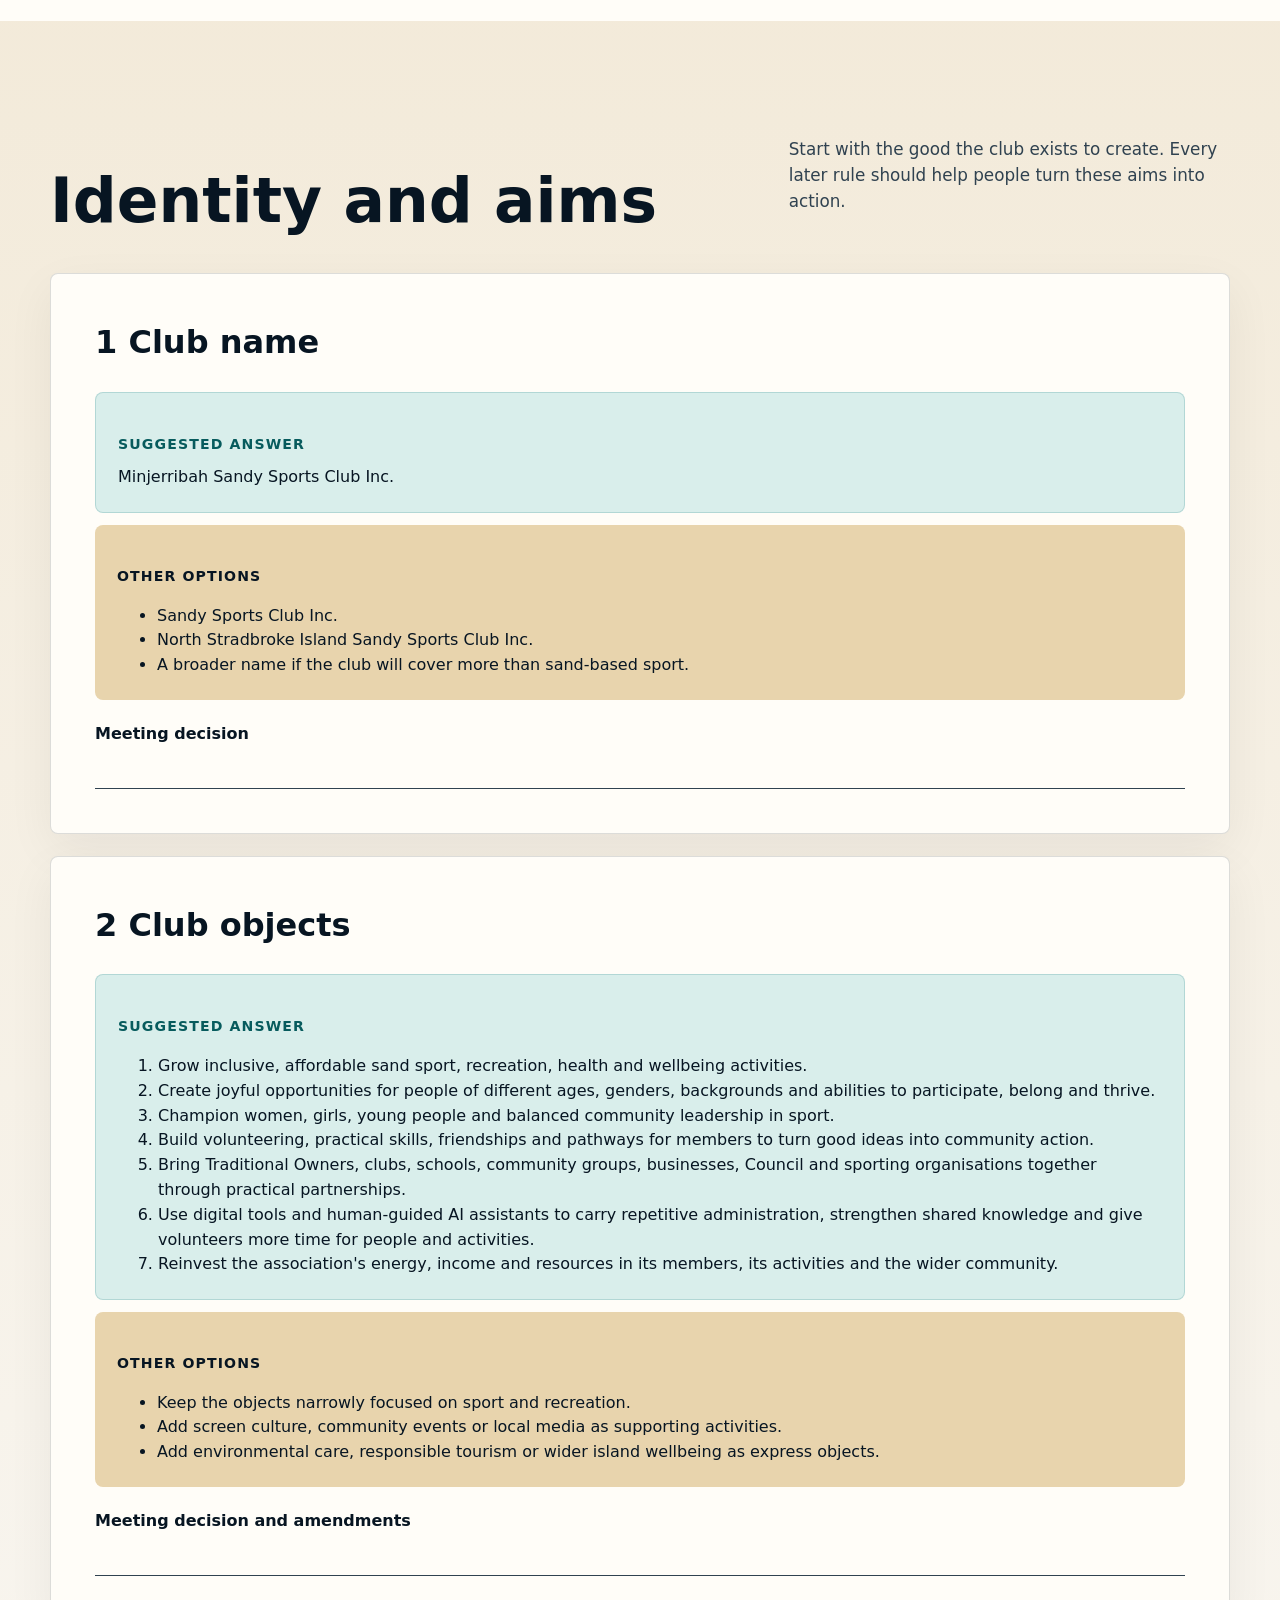
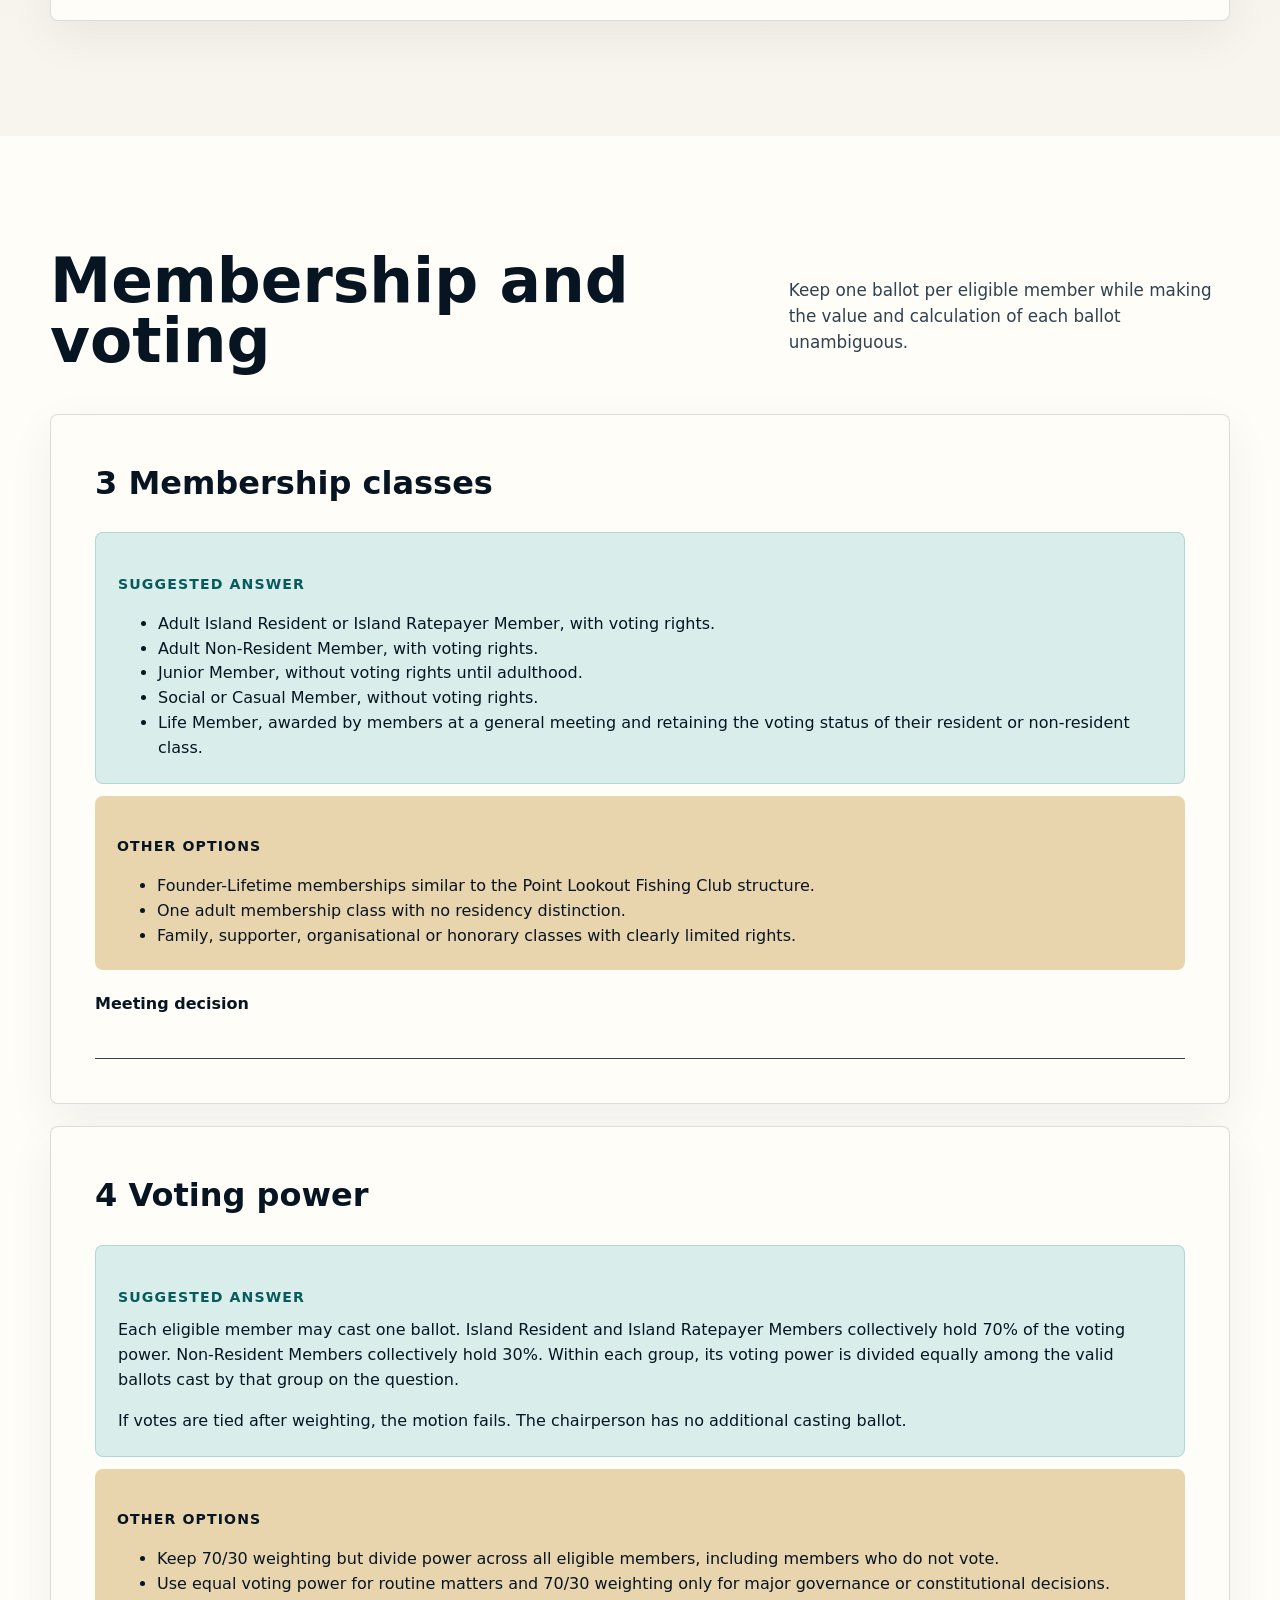
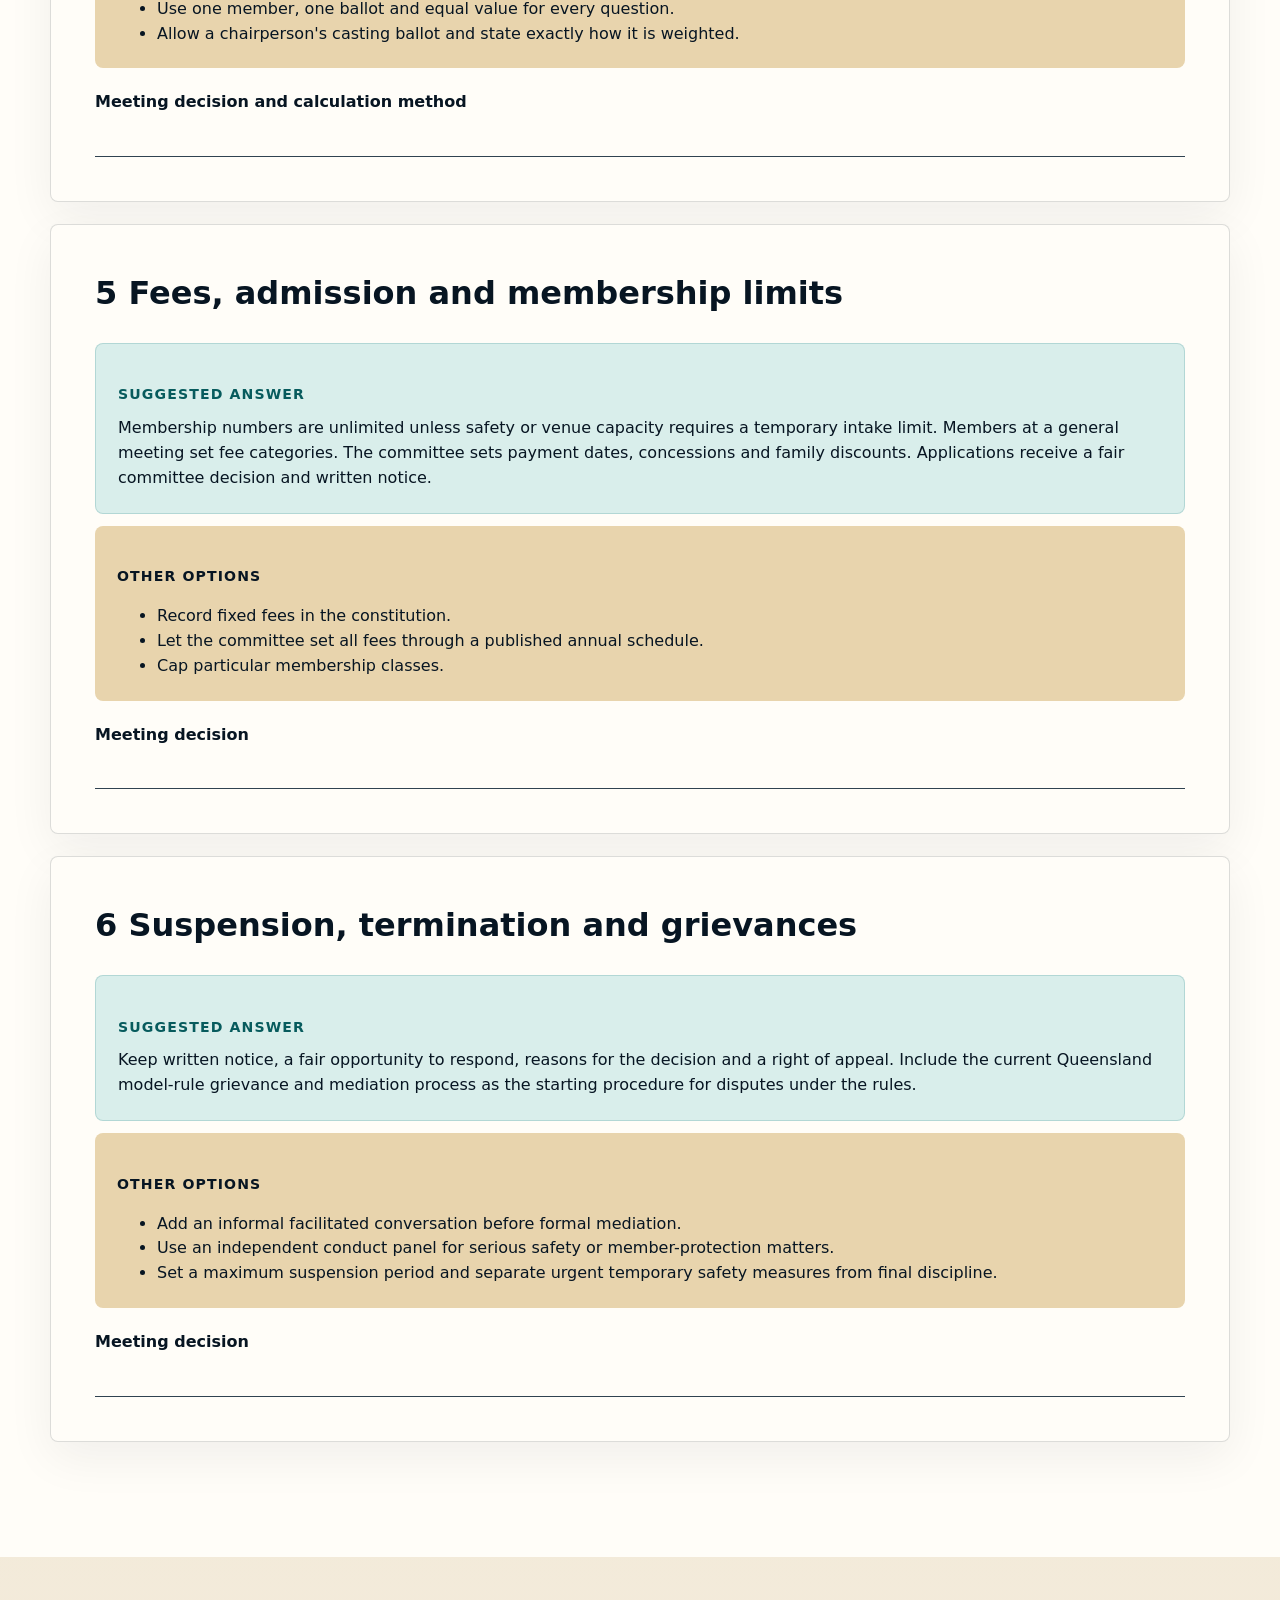
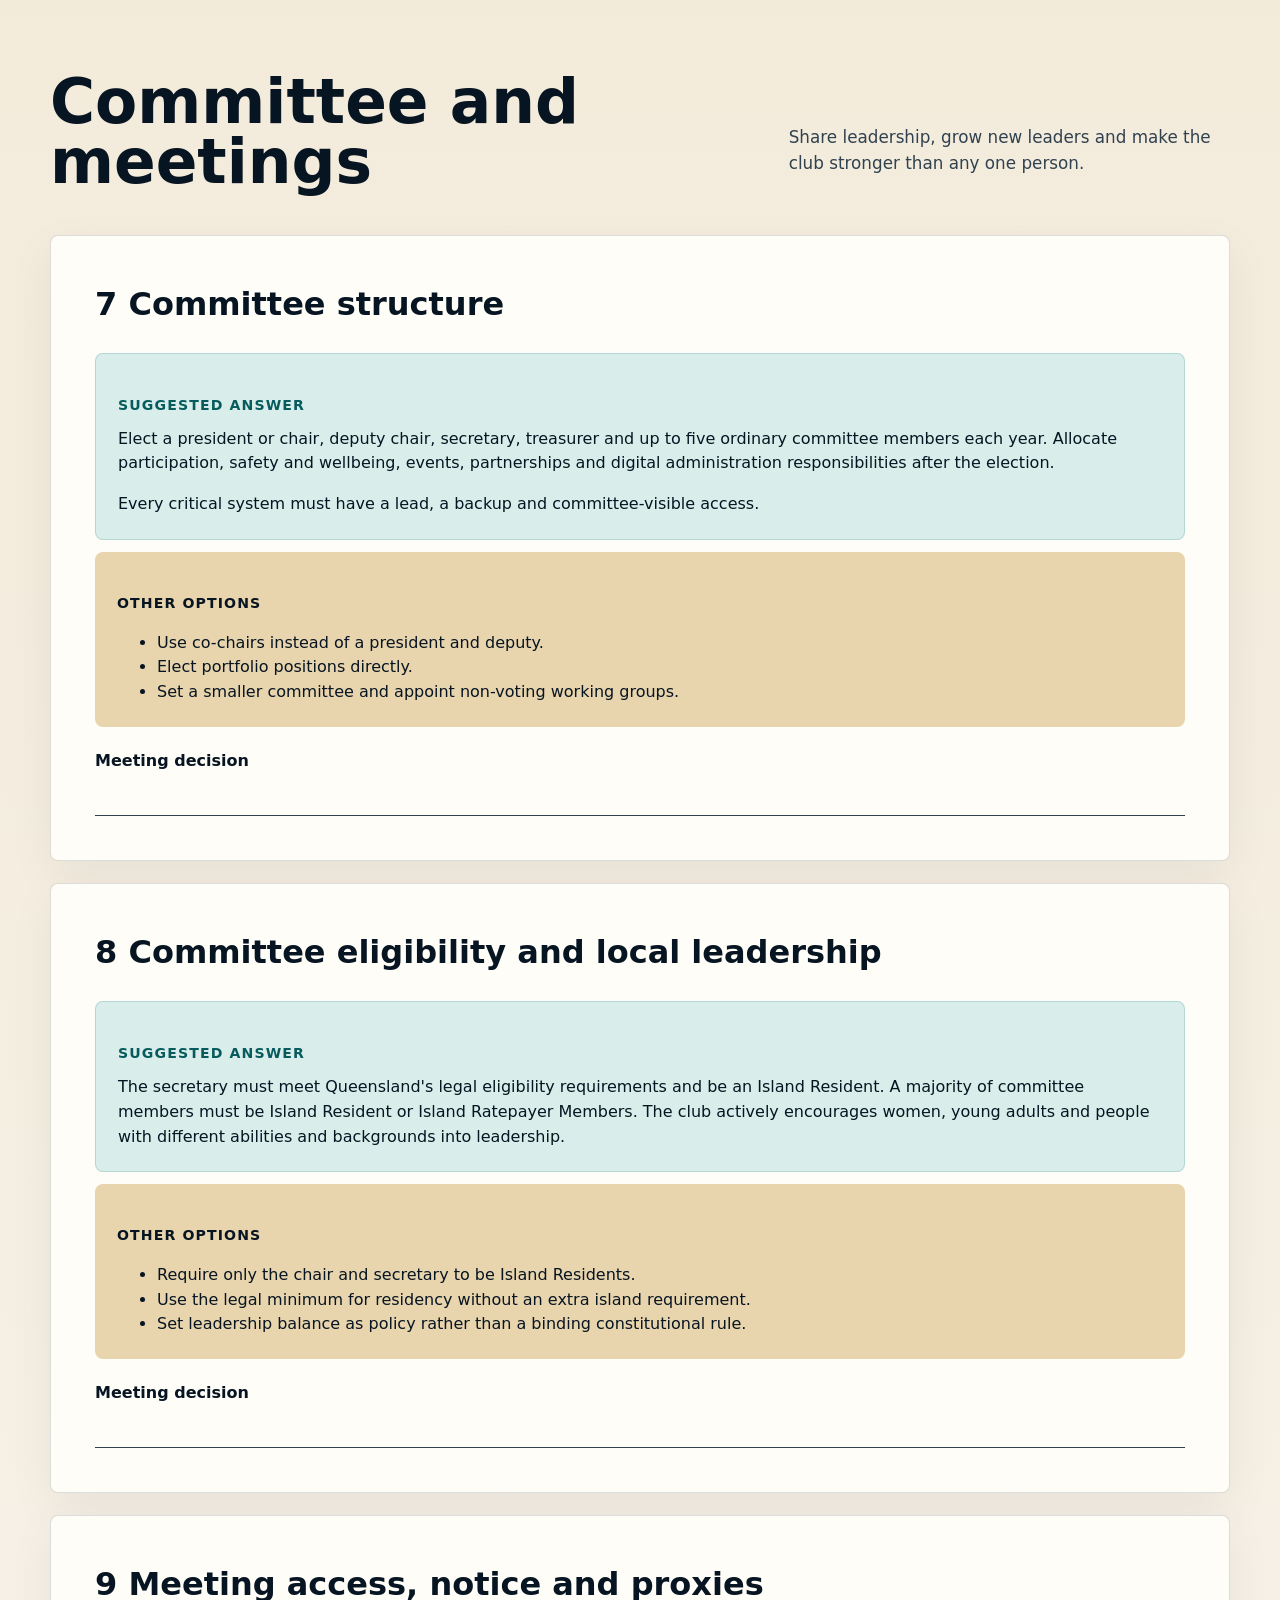
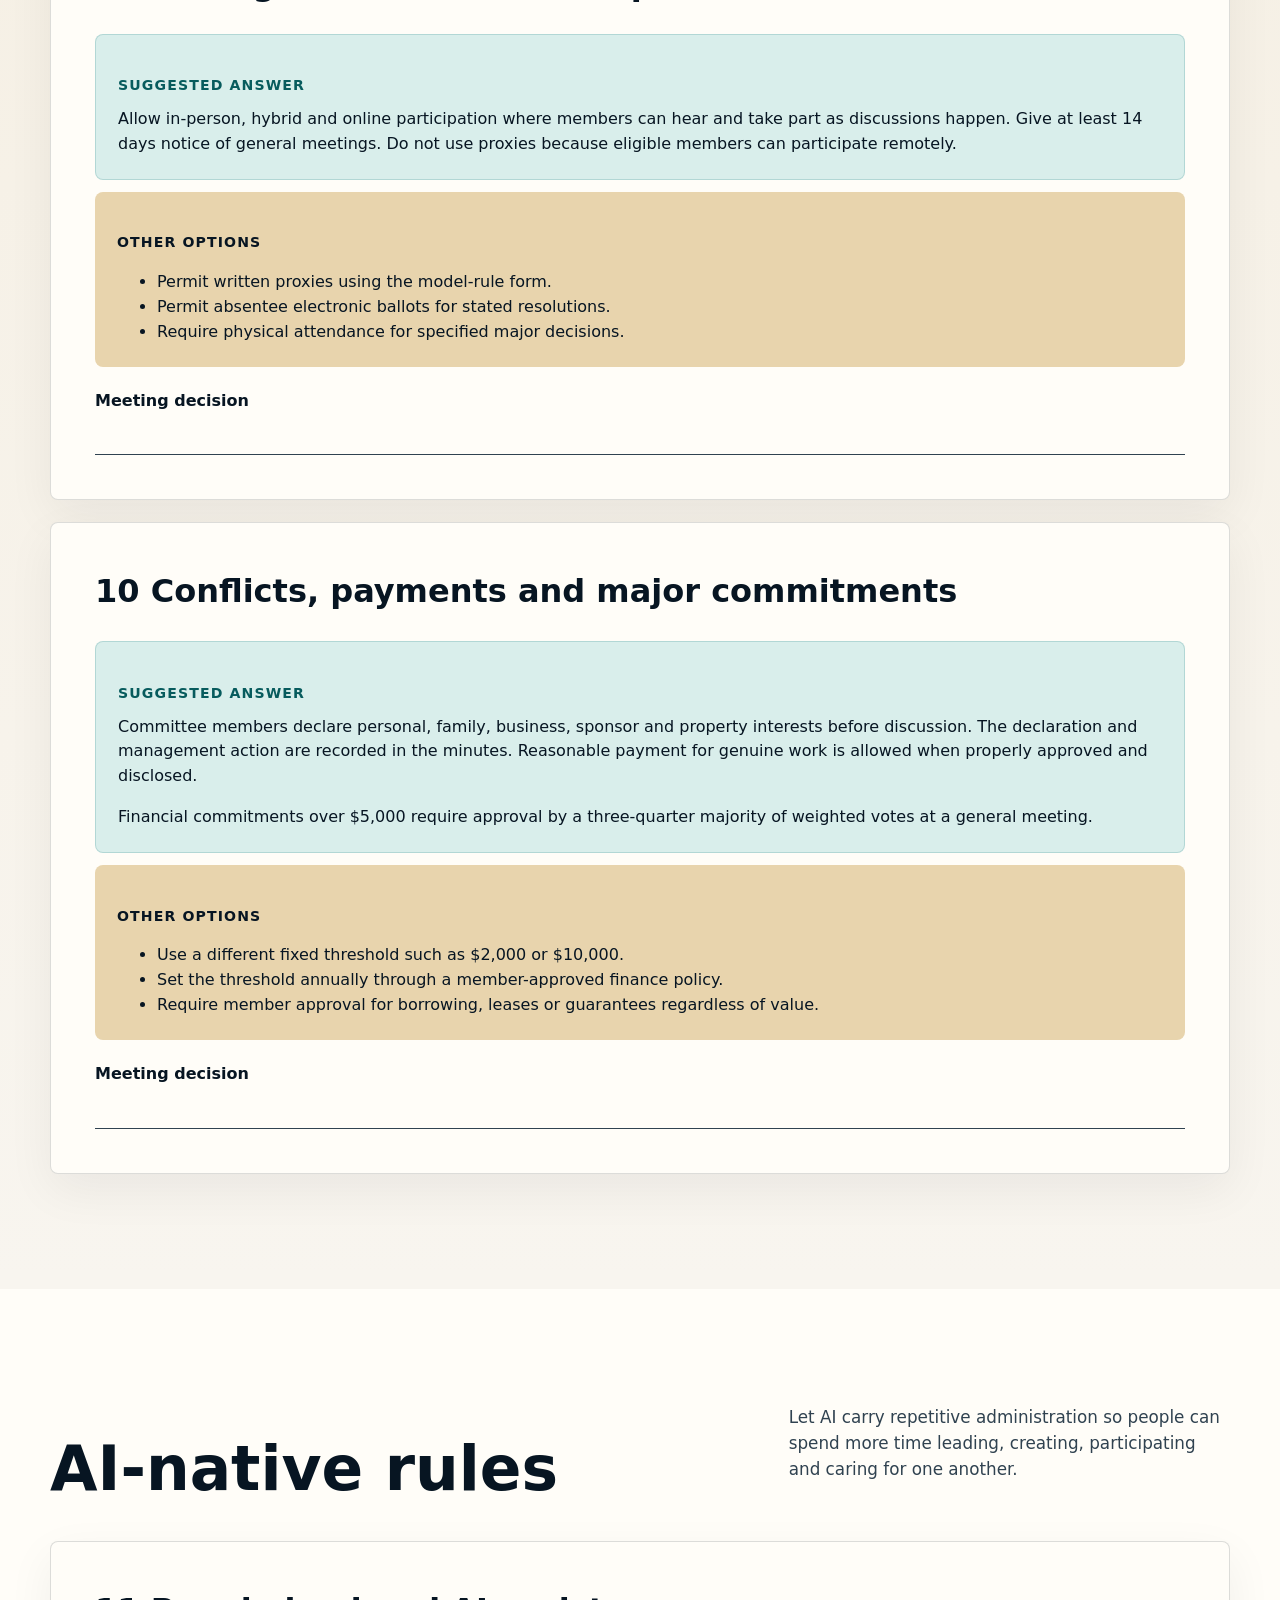
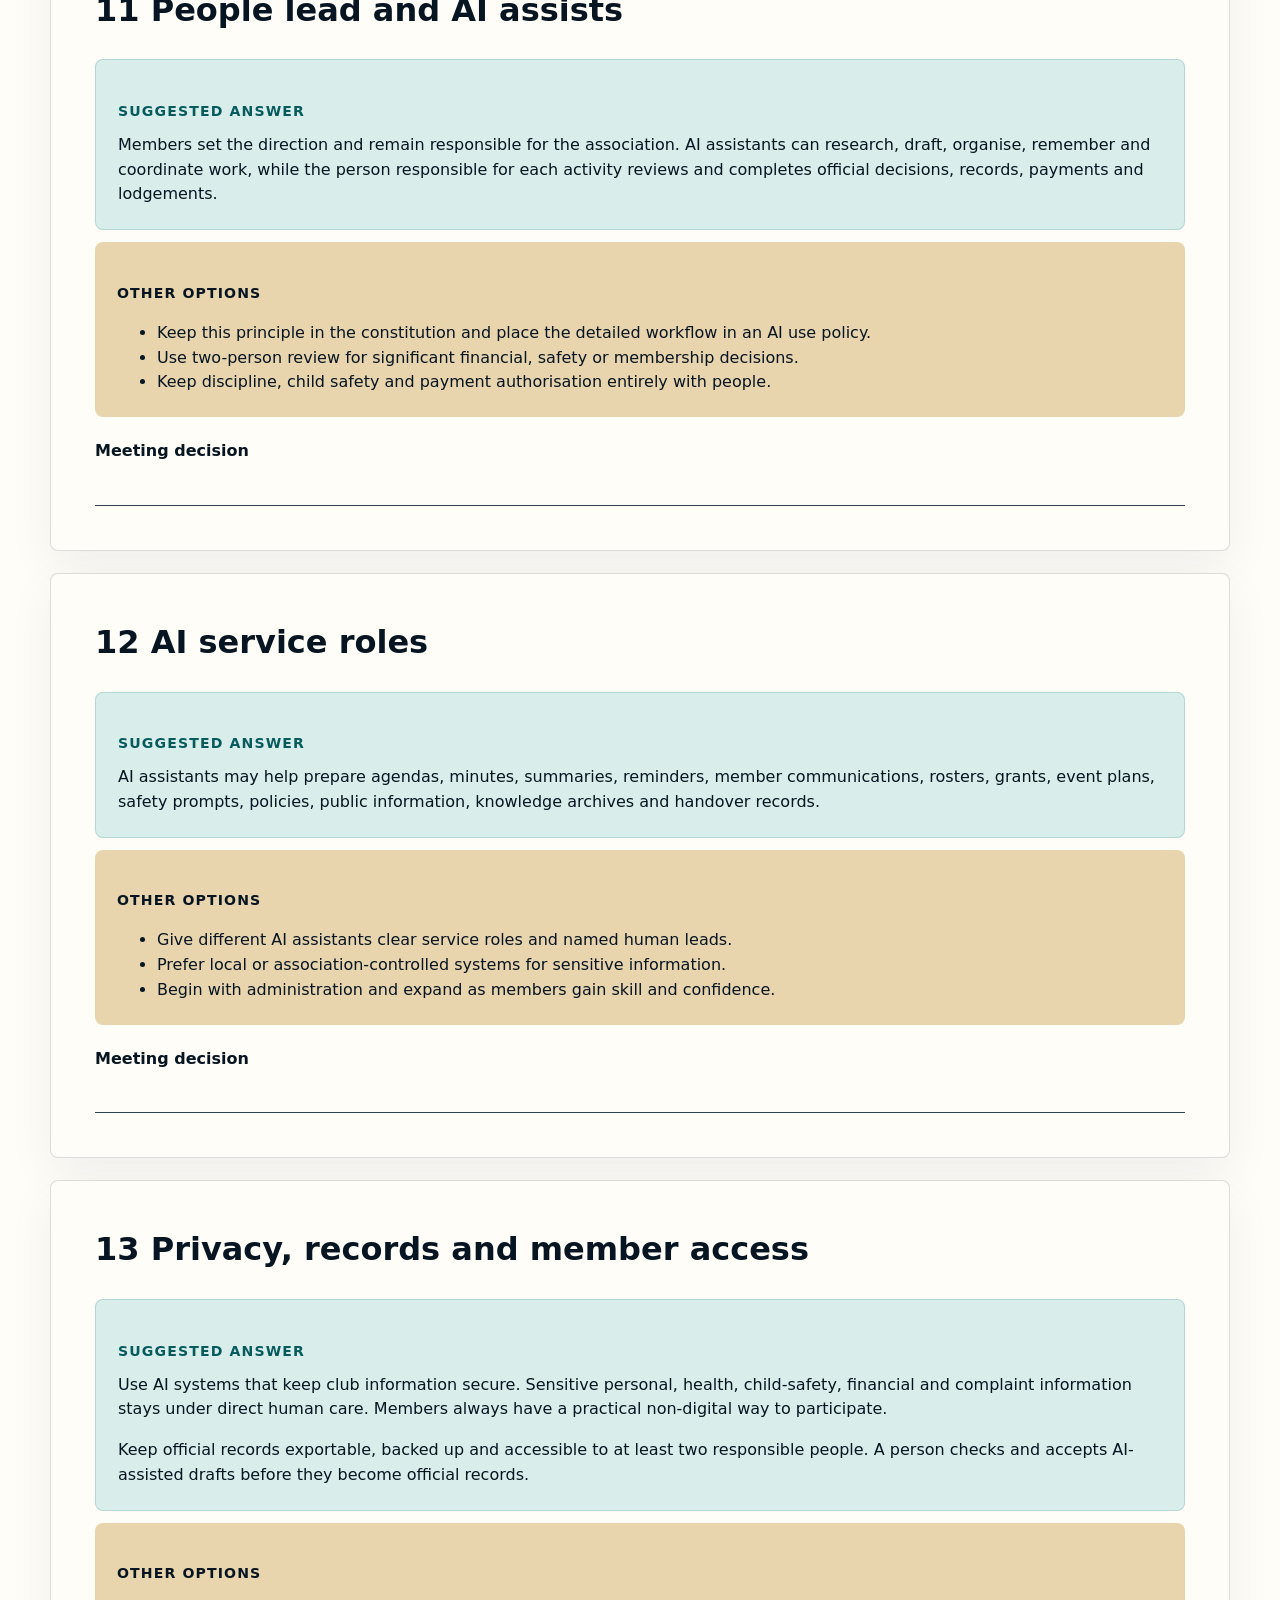
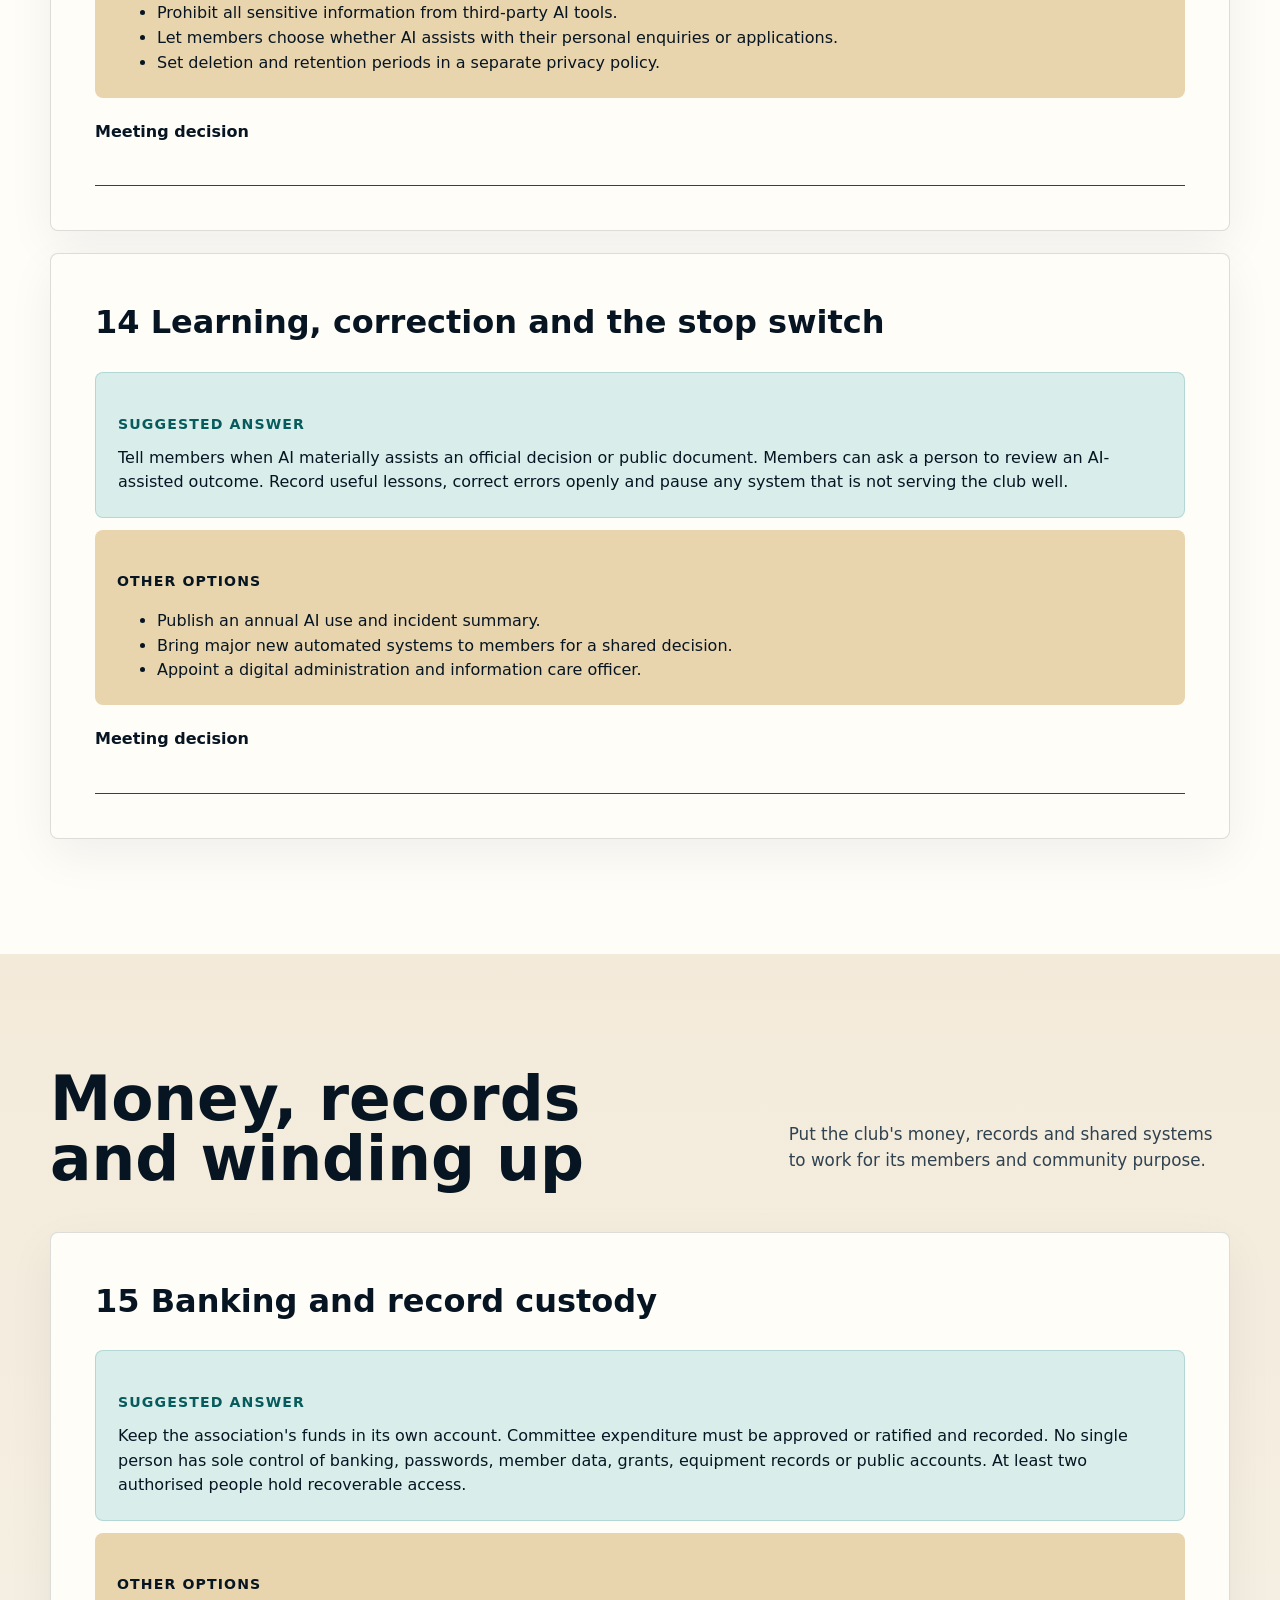
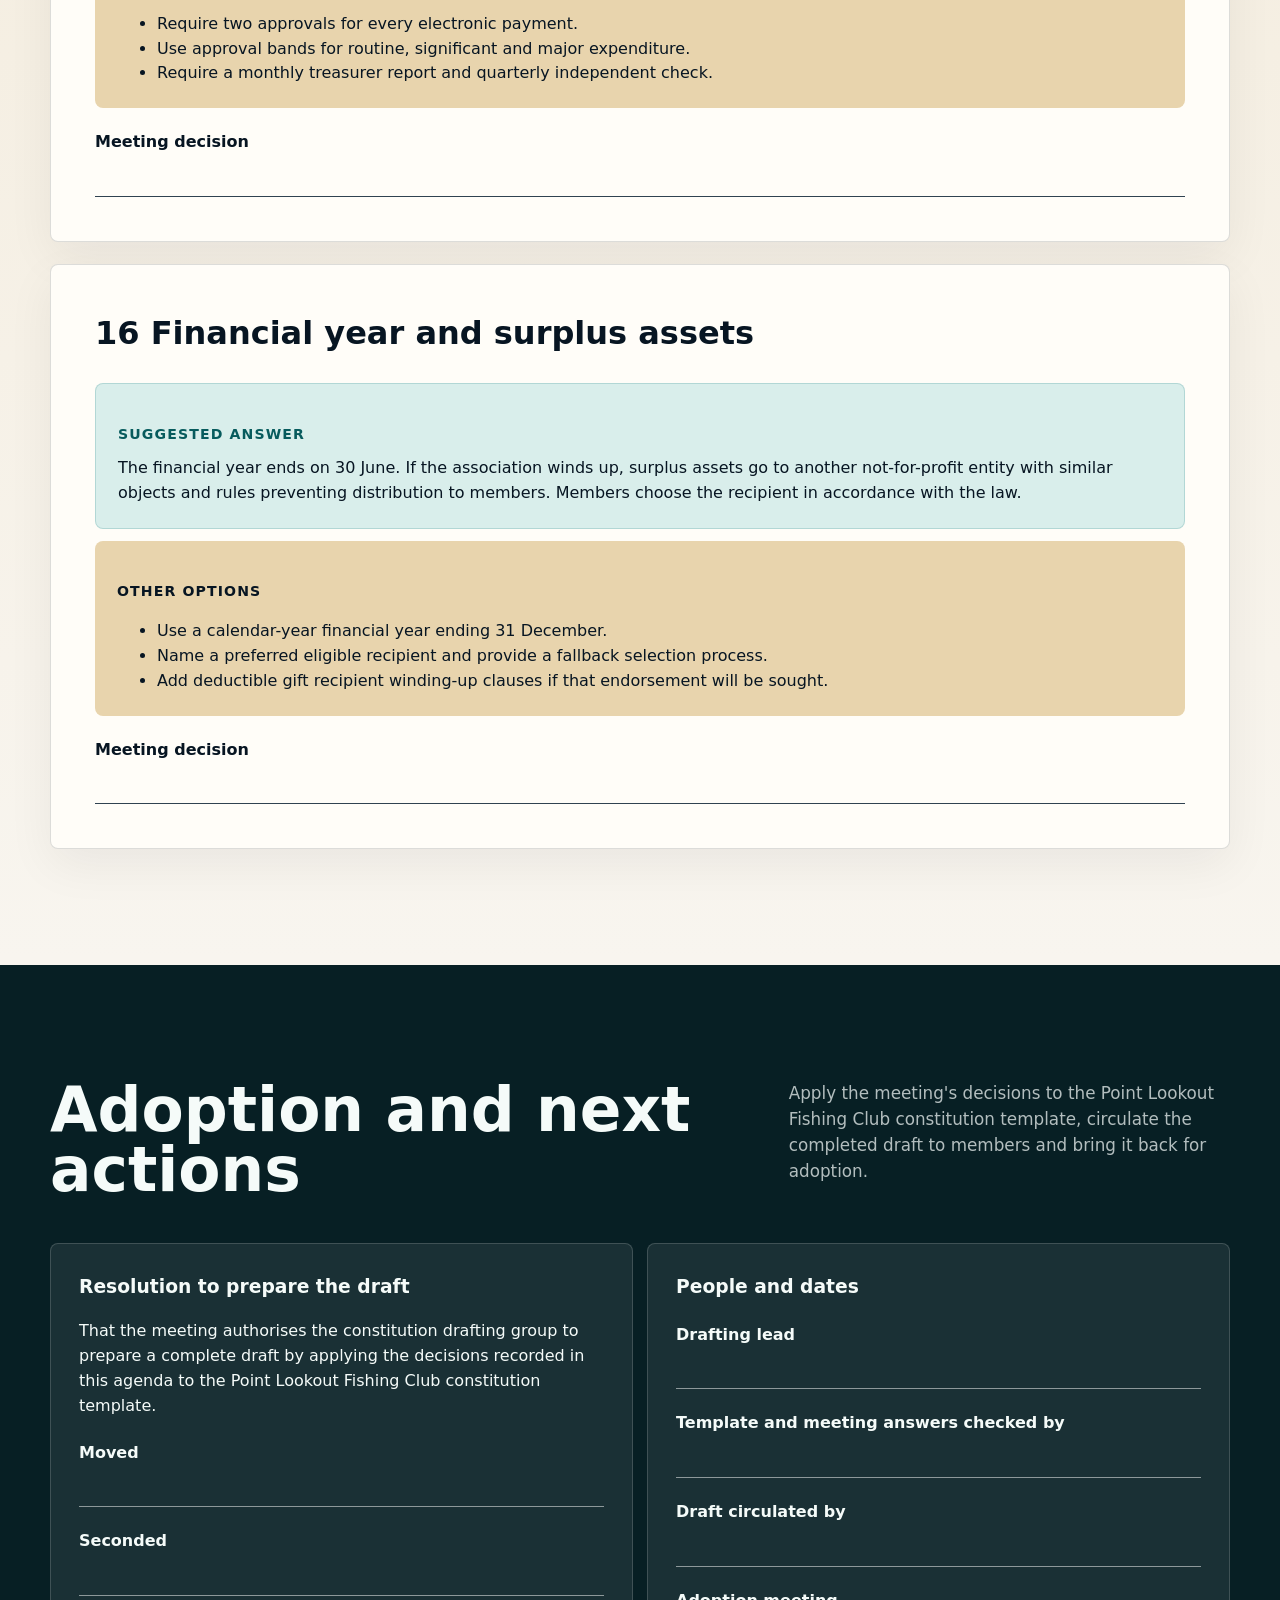
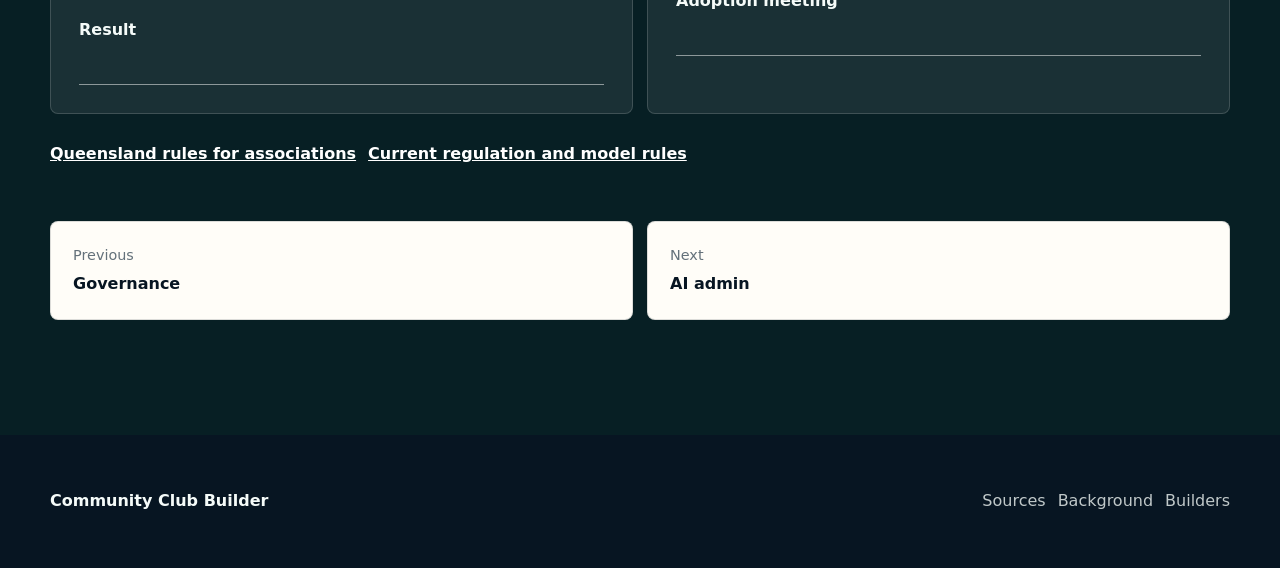
<file: constitution-agenda.html>
<!doctype html>
<html lang="en-AU">
<head>
  <meta charset="utf-8">
  <meta name="viewport" content="width=device-width, initial-scale=1">
  <title>Constitution Meeting Agenda | Community Club Builder</title>
  <meta name="description" content="A practical meeting agenda for deciding the Sandy Sports club constitution, including suggested answers, alternatives and AI-native governance choices.">
  <link rel="icon" href="favicon.svg" type="image/svg+xml">
  <link rel="stylesheet" href="assets/css/styles.css?v=20260909-constitution-agenda">
</head>
<body>
  <a class="skip-link" href="#main">Skip to content</a>
  <header class="site-header">
    <div class="nav-wrap">
      <a class="brand" href="index.html"><span class="brand-mark">C</span><span>Community Club Builder <small>Sandy Sports example</small></span></a>
      <button class="nav-toggle" type="button" aria-label="Toggle navigation" aria-expanded="false"><span></span></button>
      <nav class="site-nav" aria-label="Main navigation">
        <a href="pathway.html">Pathway</a>
        <a href="governance.html" aria-current="page">Governance</a>
        <a href="operating-system.html">AI admin</a>
        <a href="ecosystem.html">Ecosystem</a>
        <a href="opportunity-stack.html">Opportunity</a>
        <a href="human-team.html">Team</a>
        <a href="sandy-sports.html">Example</a>
        <a class="nav-action" href="builders.html">Builders</a>
      </nav>
    </div>
  </header>

  <main id="main">
    <section class="page-hero cinematic-hero constitution-agenda-hero">
      <div class="hero-media">
        <img src="assets/img/admin-system.png" alt="Club governance papers and a shared digital administration system arranged for a constitution meeting.">
      </div>
      <div class="wrap">
        <div>
          <h1>Decide the constitution together.</h1>
          <p class="lead">Build a constitution that gives members, volunteers and AI-supported administration a strong foundation for joyful sport, community service and responsible abundance.</p>
          <div class="button-row">
            <button class="button primary" type="button" onclick="window.print()">Print this agenda</button>
            <a class="button" href="governance.html">Back to governance</a>
          </div>
        </div>
        <div class="mini-map">
          <a href="#meeting">Meeting details</a>
          <a href="#identity">Identity and aims</a>
          <a href="#membership">Membership and voting</a>
          <a href="#governance">Governance</a>
          <a href="#ai">AI-native rules</a>
          <a href="#adoption">Adoption</a>
        </div>
      </div>
    </section>

    <section id="meeting" class="band paper">
      <div class="wrap section-head">
        <h2>Meeting details</h2>
        <p>This agenda records the choices needed to adapt the Point Lookout Fishing Club constitution, which already passed the Office of Fair Trading requirements. Keep its structure and established clauses, then replace the club-specific parts with the decisions made here.</p>
      </div>
      <div class="wrap meeting-fields" aria-label="Meeting details to complete">
        <p><strong>Date</strong><span></span></p>
        <p><strong>Time</strong><span></span></p>
        <p><strong>Place or online link</strong><span></span></p>
        <p><strong>Chair</strong><span></span></p>
        <p><strong>Minute taker</strong><span></span></p>
        <p><strong>Members present</strong><span></span></p>
      </div>
      <div class="wrap agenda-key">
        <p><strong>Suggested answer</strong> is the recommended starting point for discussion.</p>
        <p><strong>Other options</strong> are genuine alternatives, not a requirement to debate every possibility.</p>
        <p><strong>Meeting decision</strong> stays blank until the members decide.</p>
      </div>
    </section>

    <section id="identity" class="band sand">
      <div class="wrap section-head">
        <h2>Identity and aims</h2>
        <p>Start with the good the club exists to create. Every later rule should help people turn these aims into action.</p>
      </div>
      <div class="wrap agenda-list">
        <article class="agenda-item">
          <h3>1 Club name</h3>
          <div class="suggested-answer">
            <h4>Suggested answer</h4>
            <p>Minjerribah Sandy Sports Club Inc.</p>
          </div>
          <div class="other-options">
            <h4>Other options</h4>
            <ul>
              <li>Sandy Sports Club Inc.</li>
              <li>North Stradbroke Island Sandy Sports Club Inc.</li>
              <li>A broader name if the club will cover more than sand-based sport.</li>
            </ul>
          </div>
          <p class="decision-record"><strong>Meeting decision</strong><span></span></p>
        </article>

        <article class="agenda-item">
          <h3>2 Club objects</h3>
          <div class="suggested-answer">
            <h4>Suggested answer</h4>
            <ol>
              <li>Grow inclusive, affordable sand sport, recreation, health and wellbeing activities.</li>
              <li>Create joyful opportunities for people of different ages, genders, backgrounds and abilities to participate, belong and thrive.</li>
              <li>Champion women, girls, young people and balanced community leadership in sport.</li>
              <li>Build volunteering, practical skills, friendships and pathways for members to turn good ideas into community action.</li>
              <li>Bring Traditional Owners, clubs, schools, community groups, businesses, Council and sporting organisations together through practical partnerships.</li>
              <li>Use digital tools and human-guided AI assistants to carry repetitive administration, strengthen shared knowledge and give volunteers more time for people and activities.</li>
              <li>Reinvest the association's energy, income and resources in its members, its activities and the wider community.</li>
            </ol>
          </div>
          <div class="other-options">
            <h4>Other options</h4>
            <ul>
              <li>Keep the objects narrowly focused on sport and recreation.</li>
              <li>Add screen culture, community events or local media as supporting activities.</li>
              <li>Add environmental care, responsible tourism or wider island wellbeing as express objects.</li>
            </ul>
          </div>
          <p class="decision-record"><strong>Meeting decision and amendments</strong><span></span></p>
        </article>

      </div>
    </section>

    <section id="membership" class="band paper">
      <div class="wrap section-head">
        <h2>Membership and voting</h2>
        <p>Keep one ballot per eligible member while making the value and calculation of each ballot unambiguous.</p>
      </div>
      <div class="wrap agenda-list">
        <article class="agenda-item">
          <h3>3 Membership classes</h3>
          <div class="suggested-answer">
            <h4>Suggested answer</h4>
            <ul>
              <li>Adult Island Resident or Island Ratepayer Member, with voting rights.</li>
              <li>Adult Non-Resident Member, with voting rights.</li>
              <li>Junior Member, without voting rights until adulthood.</li>
              <li>Social or Casual Member, without voting rights.</li>
              <li>Life Member, awarded by members at a general meeting and retaining the voting status of their resident or non-resident class.</li>
            </ul>
          </div>
          <div class="other-options">
            <h4>Other options</h4>
            <ul>
              <li>Founder-Lifetime memberships similar to the Point Lookout Fishing Club structure.</li>
              <li>One adult membership class with no residency distinction.</li>
              <li>Family, supporter, organisational or honorary classes with clearly limited rights.</li>
            </ul>
          </div>
          <p class="decision-record"><strong>Meeting decision</strong><span></span></p>
        </article>

        <article class="agenda-item">
          <h3>4 Voting power</h3>
          <div class="suggested-answer">
            <h4>Suggested answer</h4>
            <p>Each eligible member may cast one ballot. Island Resident and Island Ratepayer Members collectively hold 70% of the voting power. Non-Resident Members collectively hold 30%. Within each group, its voting power is divided equally among the valid ballots cast by that group on the question.</p>
            <p>If votes are tied after weighting, the motion fails. The chairperson has no additional casting ballot.</p>
          </div>
          <div class="other-options">
            <h4>Other options</h4>
            <ul>
              <li>Keep 70/30 weighting but divide power across all eligible members, including members who do not vote.</li>
              <li>Use equal voting power for routine matters and 70/30 weighting only for major governance or constitutional decisions.</li>
              <li>Use one member, one ballot and equal value for every question.</li>
              <li>Allow a chairperson's casting ballot and state exactly how it is weighted.</li>
            </ul>
          </div>
          <p class="decision-record"><strong>Meeting decision and calculation method</strong><span></span></p>
        </article>

        <article class="agenda-item">
          <h3>5 Fees, admission and membership limits</h3>
          <div class="suggested-answer">
            <h4>Suggested answer</h4>
            <p>Membership numbers are unlimited unless safety or venue capacity requires a temporary intake limit. Members at a general meeting set fee categories. The committee sets payment dates, concessions and family discounts. Applications receive a fair committee decision and written notice.</p>
          </div>
          <div class="other-options">
            <h4>Other options</h4>
            <ul>
              <li>Record fixed fees in the constitution.</li>
              <li>Let the committee set all fees through a published annual schedule.</li>
              <li>Cap particular membership classes.</li>
            </ul>
          </div>
          <p class="decision-record"><strong>Meeting decision</strong><span></span></p>
        </article>

        <article class="agenda-item">
          <h3>6 Suspension, termination and grievances</h3>
          <div class="suggested-answer">
            <h4>Suggested answer</h4>
            <p>Keep written notice, a fair opportunity to respond, reasons for the decision and a right of appeal. Include the current Queensland model-rule grievance and mediation process as the starting procedure for disputes under the rules.</p>
          </div>
          <div class="other-options">
            <h4>Other options</h4>
            <ul>
              <li>Add an informal facilitated conversation before formal mediation.</li>
              <li>Use an independent conduct panel for serious safety or member-protection matters.</li>
              <li>Set a maximum suspension period and separate urgent temporary safety measures from final discipline.</li>
            </ul>
          </div>
          <p class="decision-record"><strong>Meeting decision</strong><span></span></p>
        </article>
      </div>
    </section>

    <section id="governance" class="band sand">
      <div class="wrap section-head">
        <h2>Committee and meetings</h2>
        <p>Share leadership, grow new leaders and make the club stronger than any one person.</p>
      </div>
      <div class="wrap agenda-list">
        <article class="agenda-item">
          <h3>7 Committee structure</h3>
          <div class="suggested-answer">
            <h4>Suggested answer</h4>
            <p>Elect a president or chair, deputy chair, secretary, treasurer and up to five ordinary committee members each year. Allocate participation, safety and wellbeing, events, partnerships and digital administration responsibilities after the election.</p>
            <p>Every critical system must have a lead, a backup and committee-visible access.</p>
          </div>
          <div class="other-options">
            <h4>Other options</h4>
            <ul>
              <li>Use co-chairs instead of a president and deputy.</li>
              <li>Elect portfolio positions directly.</li>
              <li>Set a smaller committee and appoint non-voting working groups.</li>
            </ul>
          </div>
          <p class="decision-record"><strong>Meeting decision</strong><span></span></p>
        </article>

        <article class="agenda-item">
          <h3>8 Committee eligibility and local leadership</h3>
          <div class="suggested-answer">
            <h4>Suggested answer</h4>
            <p>The secretary must meet Queensland's legal eligibility requirements and be an Island Resident. A majority of committee members must be Island Resident or Island Ratepayer Members. The club actively encourages women, young adults and people with different abilities and backgrounds into leadership.</p>
          </div>
          <div class="other-options">
            <h4>Other options</h4>
            <ul>
              <li>Require only the chair and secretary to be Island Residents.</li>
              <li>Use the legal minimum for residency without an extra island requirement.</li>
              <li>Set leadership balance as policy rather than a binding constitutional rule.</li>
            </ul>
          </div>
          <p class="decision-record"><strong>Meeting decision</strong><span></span></p>
        </article>

        <article class="agenda-item">
          <h3>9 Meeting access, notice and proxies</h3>
          <div class="suggested-answer">
            <h4>Suggested answer</h4>
            <p>Allow in-person, hybrid and online participation where members can hear and take part as discussions happen. Give at least 14 days notice of general meetings. Do not use proxies because eligible members can participate remotely.</p>
          </div>
          <div class="other-options">
            <h4>Other options</h4>
            <ul>
              <li>Permit written proxies using the model-rule form.</li>
              <li>Permit absentee electronic ballots for stated resolutions.</li>
              <li>Require physical attendance for specified major decisions.</li>
            </ul>
          </div>
          <p class="decision-record"><strong>Meeting decision</strong><span></span></p>
        </article>

        <article class="agenda-item">
          <h3>10 Conflicts, payments and major commitments</h3>
          <div class="suggested-answer">
            <h4>Suggested answer</h4>
            <p>Committee members declare personal, family, business, sponsor and property interests before discussion. The declaration and management action are recorded in the minutes. Reasonable payment for genuine work is allowed when properly approved and disclosed.</p>
            <p>Financial commitments over $5,000 require approval by a three-quarter majority of weighted votes at a general meeting.</p>
          </div>
          <div class="other-options">
            <h4>Other options</h4>
            <ul>
              <li>Use a different fixed threshold such as $2,000 or $10,000.</li>
              <li>Set the threshold annually through a member-approved finance policy.</li>
              <li>Require member approval for borrowing, leases or guarantees regardless of value.</li>
            </ul>
          </div>
          <p class="decision-record"><strong>Meeting decision</strong><span></span></p>
        </article>
      </div>
    </section>

    <section id="ai" class="band paper">
      <div class="wrap section-head">
        <h2>AI-native rules</h2>
        <p>Let AI carry repetitive administration so people can spend more time leading, creating, participating and caring for one another.</p>
      </div>
      <div class="wrap agenda-list">
        <article class="agenda-item">
          <h3>11 People lead and AI assists</h3>
          <div class="suggested-answer">
            <h4>Suggested answer</h4>
            <p>Members set the direction and remain responsible for the association. AI assistants can research, draft, organise, remember and coordinate work, while the person responsible for each activity reviews and completes official decisions, records, payments and lodgements.</p>
          </div>
          <div class="other-options">
            <h4>Other options</h4>
            <ul>
              <li>Keep this principle in the constitution and place the detailed workflow in an AI use policy.</li>
              <li>Use two-person review for significant financial, safety or membership decisions.</li>
              <li>Keep discipline, child safety and payment authorisation entirely with people.</li>
            </ul>
          </div>
          <p class="decision-record"><strong>Meeting decision</strong><span></span></p>
        </article>

        <article class="agenda-item">
          <h3>12 AI service roles</h3>
          <div class="suggested-answer">
            <h4>Suggested answer</h4>
            <p>AI assistants may help prepare agendas, minutes, summaries, reminders, member communications, rosters, grants, event plans, safety prompts, policies, public information, knowledge archives and handover records.</p>
          </div>
          <div class="other-options">
            <h4>Other options</h4>
            <ul>
              <li>Give different AI assistants clear service roles and named human leads.</li>
              <li>Prefer local or association-controlled systems for sensitive information.</li>
              <li>Begin with administration and expand as members gain skill and confidence.</li>
            </ul>
          </div>
          <p class="decision-record"><strong>Meeting decision</strong><span></span></p>
        </article>

        <article class="agenda-item">
          <h3>13 Privacy, records and member access</h3>
          <div class="suggested-answer">
            <h4>Suggested answer</h4>
            <p>Use AI systems that keep club information secure. Sensitive personal, health, child-safety, financial and complaint information stays under direct human care. Members always have a practical non-digital way to participate.</p>
            <p>Keep official records exportable, backed up and accessible to at least two responsible people. A person checks and accepts AI-assisted drafts before they become official records.</p>
          </div>
          <div class="other-options">
            <h4>Other options</h4>
            <ul>
              <li>Prohibit all sensitive information from third-party AI tools.</li>
              <li>Let members choose whether AI assists with their personal enquiries or applications.</li>
              <li>Set deletion and retention periods in a separate privacy policy.</li>
            </ul>
          </div>
          <p class="decision-record"><strong>Meeting decision</strong><span></span></p>
        </article>

        <article class="agenda-item">
          <h3>14 Learning, correction and the stop switch</h3>
          <div class="suggested-answer">
            <h4>Suggested answer</h4>
            <p>Tell members when AI materially assists an official decision or public document. Members can ask a person to review an AI-assisted outcome. Record useful lessons, correct errors openly and pause any system that is not serving the club well.</p>
          </div>
          <div class="other-options">
            <h4>Other options</h4>
            <ul>
              <li>Publish an annual AI use and incident summary.</li>
              <li>Bring major new automated systems to members for a shared decision.</li>
              <li>Appoint a digital administration and information care officer.</li>
            </ul>
          </div>
          <p class="decision-record"><strong>Meeting decision</strong><span></span></p>
        </article>
      </div>
    </section>

    <section id="finance" class="band sand">
      <div class="wrap section-head">
        <h2>Money, records and winding up</h2>
        <p>Put the club's money, records and shared systems to work for its members and community purpose.</p>
      </div>
      <div class="wrap agenda-list">
        <article class="agenda-item">
          <h3>15 Banking and record custody</h3>
          <div class="suggested-answer">
            <h4>Suggested answer</h4>
            <p>Keep the association's funds in its own account. Committee expenditure must be approved or ratified and recorded. No single person has sole control of banking, passwords, member data, grants, equipment records or public accounts. At least two authorised people hold recoverable access.</p>
          </div>
          <div class="other-options">
            <h4>Other options</h4>
            <ul>
              <li>Require two approvals for every electronic payment.</li>
              <li>Use approval bands for routine, significant and major expenditure.</li>
              <li>Require a monthly treasurer report and quarterly independent check.</li>
            </ul>
          </div>
          <p class="decision-record"><strong>Meeting decision</strong><span></span></p>
        </article>

        <article class="agenda-item">
          <h3>16 Financial year and surplus assets</h3>
          <div class="suggested-answer">
            <h4>Suggested answer</h4>
            <p>The financial year ends on 30 June. If the association winds up, surplus assets go to another not-for-profit entity with similar objects and rules preventing distribution to members. Members choose the recipient in accordance with the law.</p>
          </div>
          <div class="other-options">
            <h4>Other options</h4>
            <ul>
              <li>Use a calendar-year financial year ending 31 December.</li>
              <li>Name a preferred eligible recipient and provide a fallback selection process.</li>
              <li>Add deductible gift recipient winding-up clauses if that endorsement will be sought.</li>
            </ul>
          </div>
          <p class="decision-record"><strong>Meeting decision</strong><span></span></p>
        </article>
      </div>
    </section>

    <section id="adoption" class="band dark">
      <div class="wrap section-head">
        <h2>Adoption and next actions</h2>
        <p>Apply the meeting's decisions to the Point Lookout Fishing Club constitution template, circulate the completed draft to members and bring it back for adoption.</p>
      </div>
      <div class="wrap adoption-grid">
        <article>
          <h3>Resolution to prepare the draft</h3>
          <p>That the meeting authorises the constitution drafting group to prepare a complete draft by applying the decisions recorded in this agenda to the Point Lookout Fishing Club constitution template.</p>
          <p class="decision-record"><strong>Moved</strong><span></span></p>
          <p class="decision-record"><strong>Seconded</strong><span></span></p>
          <p class="decision-record"><strong>Result</strong><span></span></p>
        </article>
        <article>
          <h3>People and dates</h3>
          <p class="decision-record"><strong>Drafting lead</strong><span></span></p>
          <p class="decision-record"><strong>Template and meeting answers checked by</strong><span></span></p>
          <p class="decision-record"><strong>Draft circulated by</strong><span></span></p>
          <p class="decision-record"><strong>Adoption meeting</strong><span></span></p>
        </article>
      </div>
      <div class="wrap official-links">
        <a href="https://www.qld.gov.au/community/fair-trading/associations-charities-and-non-for-profits/incorporated-associations/running-an-incorporated-association/rules-for-associations" target="_blank" rel="noopener noreferrer">Queensland rules for associations</a>
        <a href="https://www.legislation.qld.gov.au/view/pdf/inforce/current/sl-1999-0143" target="_blank" rel="noopener noreferrer">Current regulation and model rules</a>
      </div>
      <div class="wrap prev-next">
        <a href="governance.html"><span>Previous</span><strong>Governance</strong></a>
        <a href="operating-system.html"><span>Next</span><strong>AI admin</strong></a>
      </div>
    </section>
  </main>

  <footer class="site-footer"><div class="footer-grid"><strong>Community Club Builder</strong><div class="footer-links"><a href="sources.html">Sources</a><a href="background.html">Background</a><a href="builders.html">Builders</a></div></div></footer>
  <a class="back-to-top" href="#main" aria-label="Back to top">&uarr;</a>
  <script src="assets/js/site.js"></script>
</body>
</html>
</file>
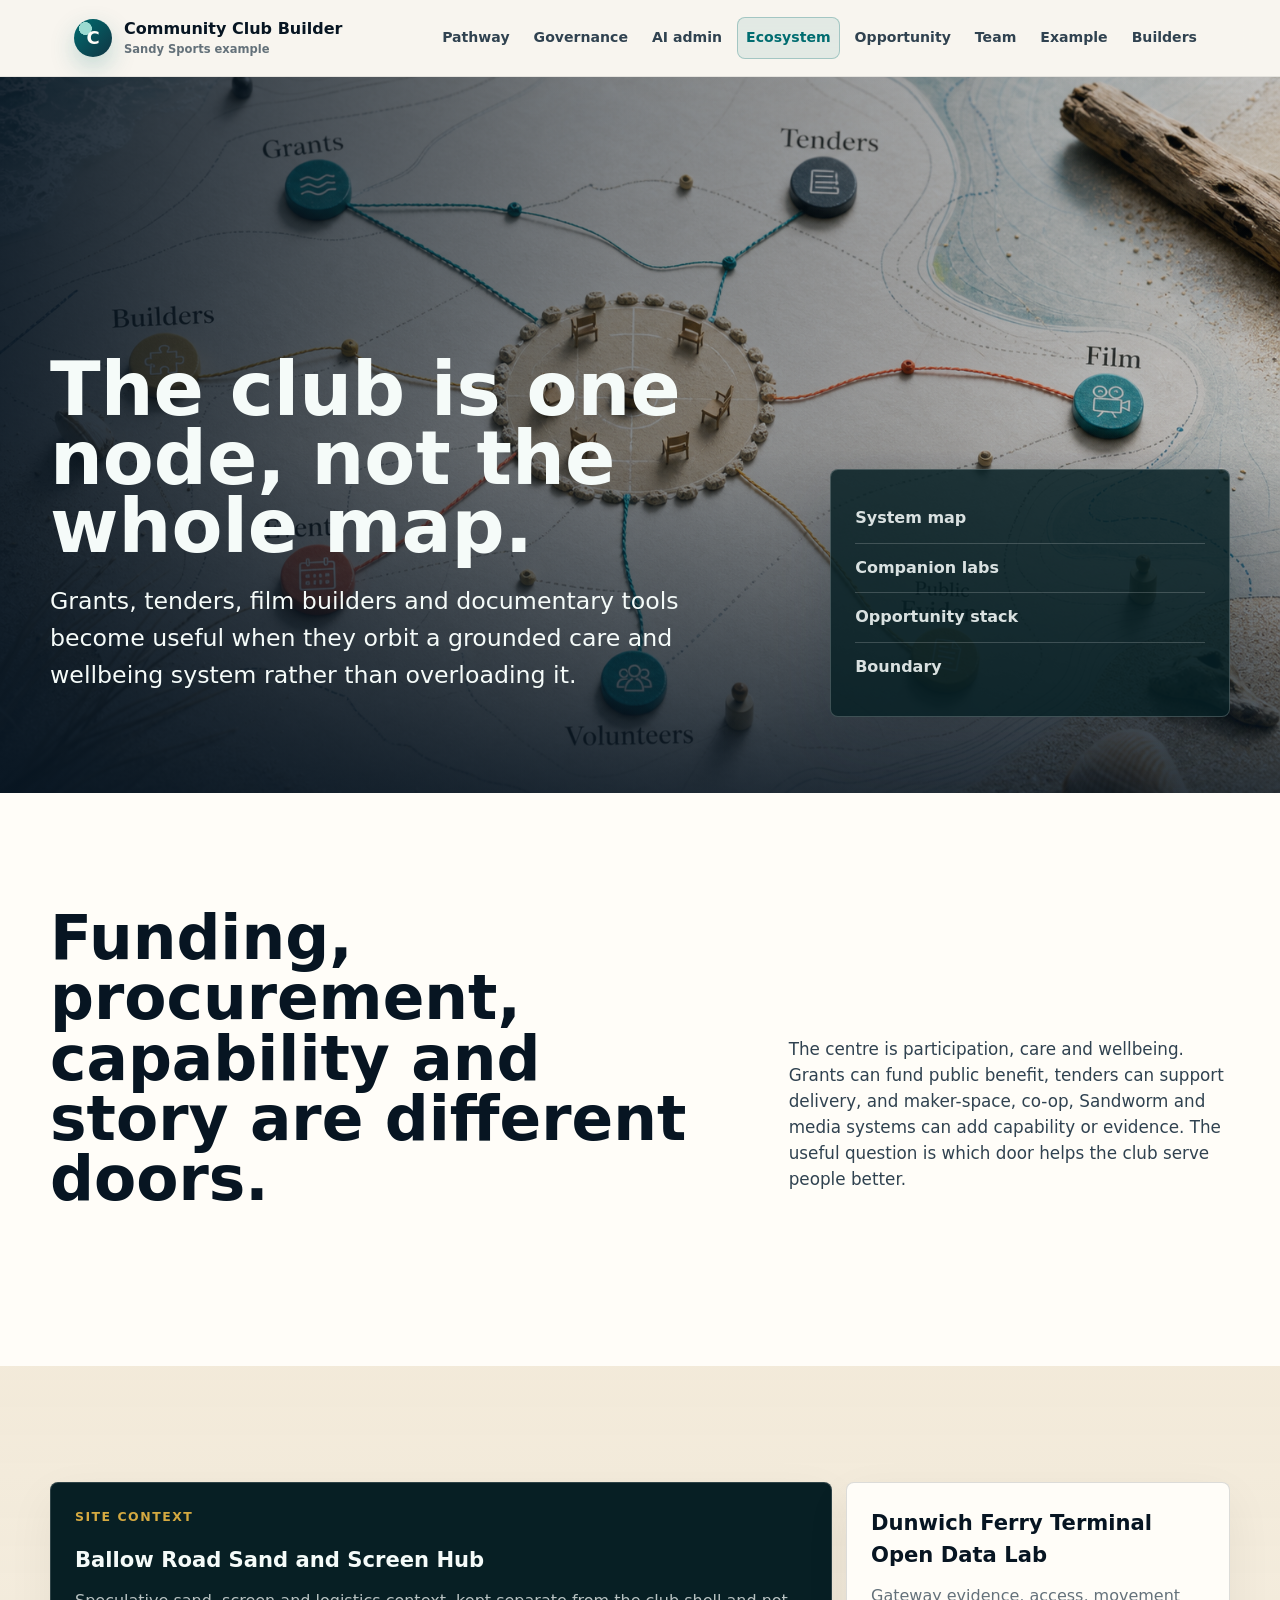
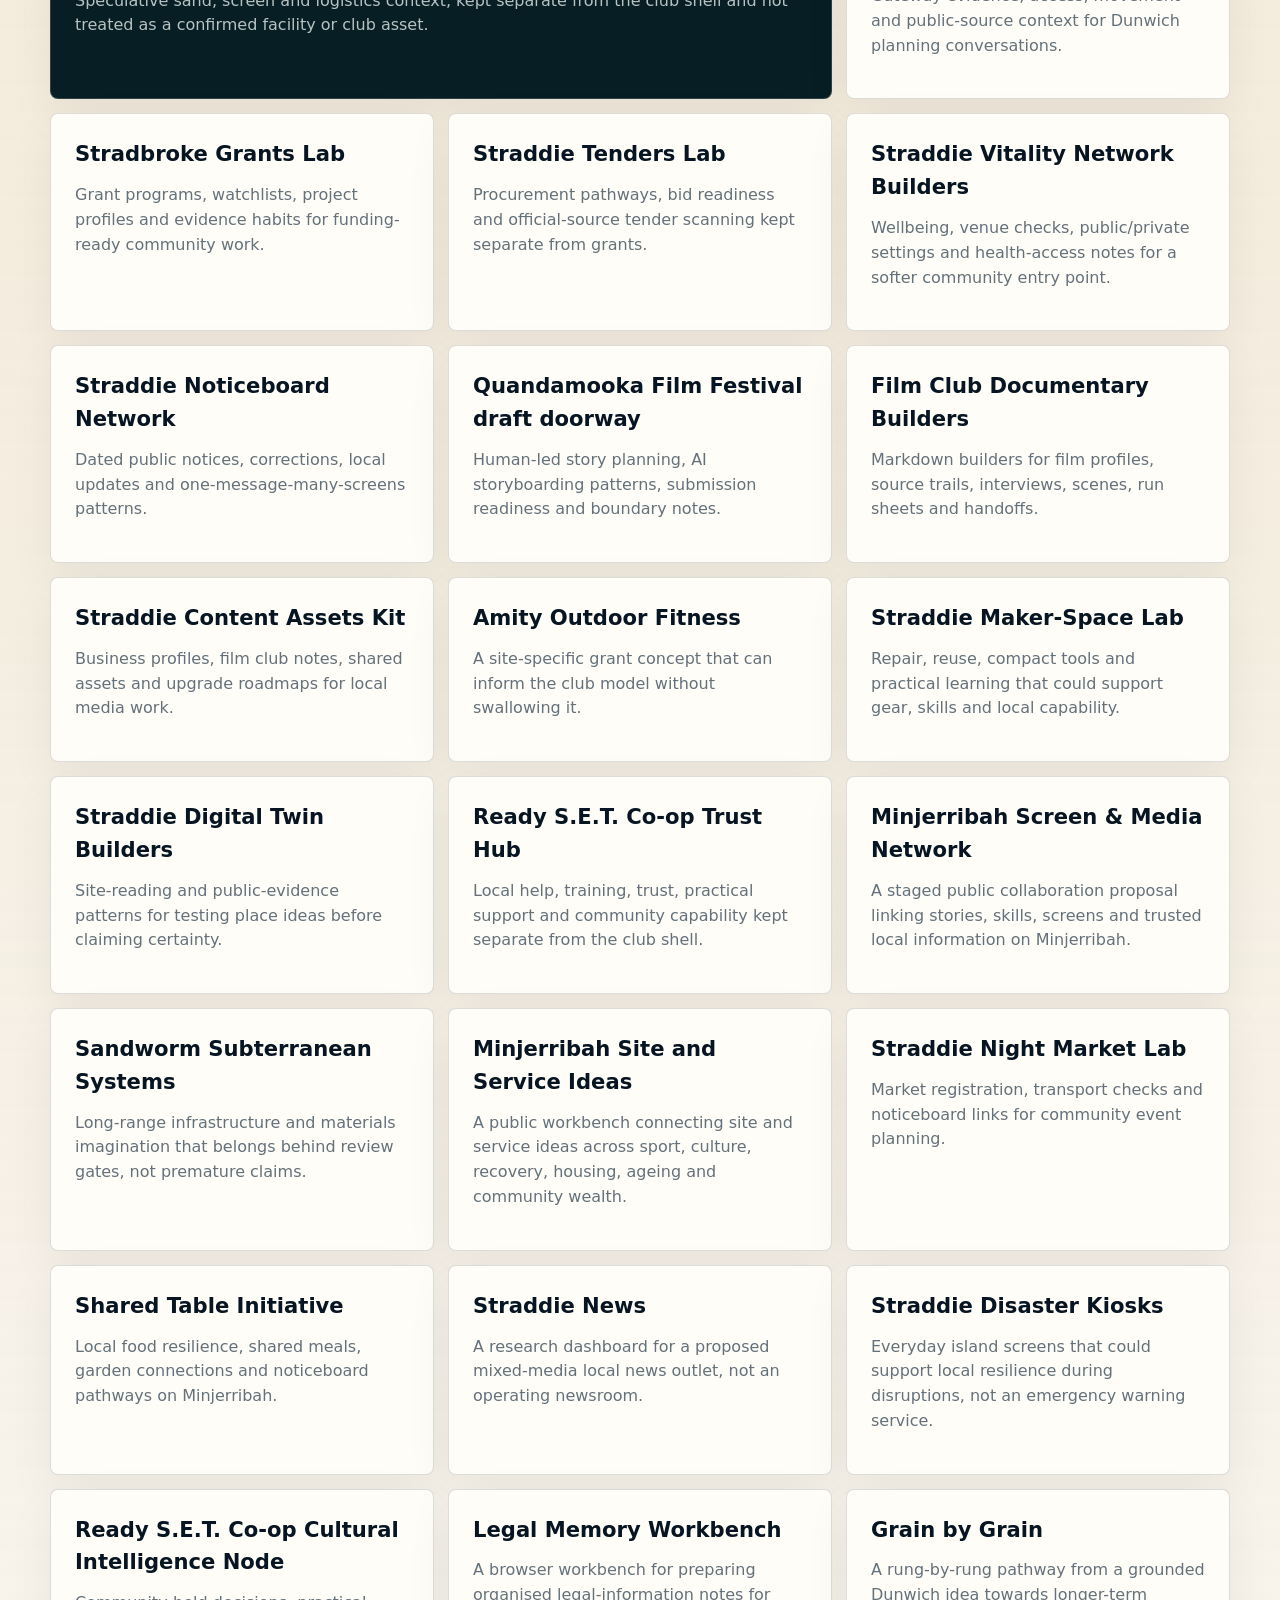
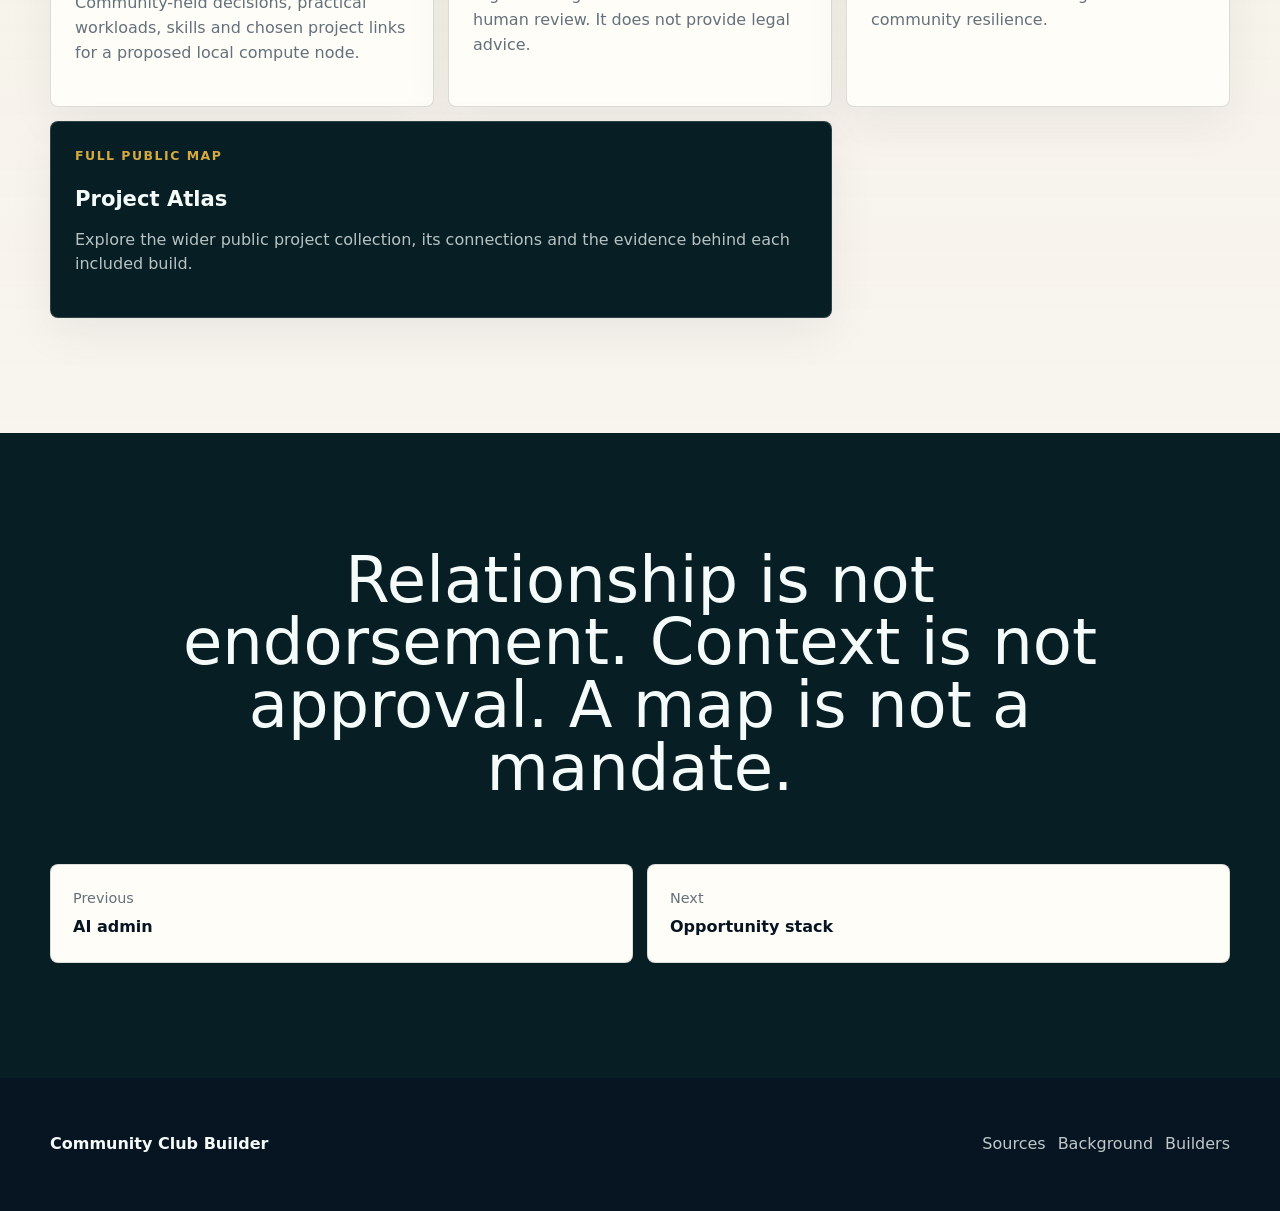
<file: ecosystem.html>
<!doctype html>
<html lang="en-AU">
<head>
  <meta charset="utf-8">
  <meta name="viewport" content="width=device-width, initial-scale=1">
  <title>Ecosystem | Community Club Builder</title>
  <meta name="description" content="How the club-builder site connects to grants, tenders, film festival and documentary builder labs.">
  <link rel="icon" href="favicon.svg" type="image/svg+xml">
  <link rel="stylesheet" href="assets/css/styles.css?v=20260707-human-team">
</head>
<body>
  <a class="skip-link" href="#main">Skip to content</a>
  <header class="site-header">
    <div class="nav-wrap">
      <a class="brand" href="index.html"><span class="brand-mark">C</span><span>Community Club Builder <small>Sandy Sports example</small></span></a>
      <button class="nav-toggle" type="button" aria-label="Toggle navigation" aria-expanded="false"><span></span></button>
      <nav class="site-nav" aria-label="Main navigation">
        <a href="pathway.html">Pathway</a>
        <a href="governance.html">Governance</a>
        <a href="operating-system.html">AI admin</a>
        <a href="ecosystem.html" aria-current="page">Ecosystem</a>
        <a href="opportunity-stack.html">Opportunity</a>
        <a href="human-team.html">Team</a>
        <a href="sandy-sports.html">Example</a>
        <a class="nav-action" href="builders.html">Builders</a>
      </nav>
    </div>
  </header>
  <main id="main">
    <section class="page-hero cinematic-hero ecosystem-hero">
      <div class="hero-media">
        <img src="assets/img/ecosystem-map.png" alt="A tactile ecosystem map linking a community club with grants, tenders, builders, film, events, public evidence and volunteers.">
      </div>
      <div class="wrap">
        <div>
          <h1>The club is one node, not the whole map.</h1>
          <p class="lead">Grants, tenders, film builders and documentary tools become useful when they orbit a grounded care and wellbeing system rather than overloading it.</p>
        </div>
        <div class="mini-map">
          <a href="#map">System map</a>
          <a href="#labs">Companion labs</a>
          <a href="opportunity-stack.html">Opportunity stack</a>
          <a href="#boundary">Boundary</a>
        </div>
      </div>
    </section>

    <section id="map" class="band paper">
      <div class="wrap section-head">
        <h2>Funding, procurement, capability and story are different doors.</h2>
        <p>The centre is participation, care and wellbeing. Grants can fund public benefit, tenders can support delivery, and maker-space, co-op, Sandworm and media systems can add capability or evidence. The useful question is which door helps the club serve people better.</p>
      </div>
    </section>

    <section id="labs" class="band sand">
      <div class="wrap resource-grid">
        <a class="resource-card feature-card" href="https://auraofintelligence.github.io/ballow-road-sand-screen-hub/" target="_blank" rel="noopener noreferrer" aria-label="Open Ballow Road Sand and Screen Hub in a new tab">
          <span class="card-index">Site context</span>
          <h3>Ballow Road Sand and Screen Hub</h3>
          <p>Speculative sand, screen and logistics context, kept separate from the club shell and not treated as a confirmed facility or club asset.</p>
        </a>
        <a class="resource-card" href="https://auraofintelligence.github.io/dunwich-gumpi-ferry-terminal-open-data-lab/" target="_blank" rel="noopener noreferrer" aria-label="Open Dunwich Gumpi Ferry Terminal Open Data Lab in a new tab">
          <h3>Dunwich Ferry Terminal Open Data Lab</h3>
          <p>Gateway evidence, access, movement and public-source context for Dunwich planning conversations.</p>
        </a>
        <a class="resource-card" href="https://auraofintelligence.github.io/stradbroke-grants-lab/" target="_blank" rel="noopener noreferrer" aria-label="Open Stradbroke Grants Lab in a new tab">
          <h3>Stradbroke Grants Lab</h3>
          <p>Grant programs, watchlists, project profiles and evidence habits for funding-ready community work.</p>
        </a>
        <a class="resource-card" href="https://auraofintelligence.github.io/straddie-tenders-lab/" target="_blank" rel="noopener noreferrer" aria-label="Open Straddie Tenders Lab in a new tab">
          <h3>Straddie Tenders Lab</h3>
          <p>Procurement pathways, bid readiness and official-source tender scanning kept separate from grants.</p>
        </a>
        <a class="resource-card" href="https://auraofintelligence.github.io/straddie-vitality-network-builders/" target="_blank" rel="noopener noreferrer" aria-label="Open Straddie Vitality Network Builders in a new tab">
          <h3>Straddie Vitality Network Builders</h3>
          <p>Wellbeing, venue checks, public/private settings and health-access notes for a softer community entry point.</p>
        </a>
        <a class="resource-card" href="https://auraofintelligence.github.io/straddie-noticeboard-network/" target="_blank" rel="noopener noreferrer" aria-label="Open Straddie Noticeboard Network in a new tab">
          <h3>Straddie Noticeboard Network</h3>
          <p>Dated public notices, corrections, local updates and one-message-many-screens patterns.</p>
        </a>
        <a class="resource-card" href="https://auraofintelligence.github.io/quandamooka-film-festival/" target="_blank" rel="noopener noreferrer" aria-label="Open Quandamooka Film Festival doorway in a new tab">
          <h3>Quandamooka Film Festival draft doorway</h3>
          <p>Human-led story planning, AI storyboarding patterns, submission readiness and boundary notes.</p>
        </a>
        <a class="resource-card" href="https://auraofintelligence.github.io/film-club-documentary-builders/" target="_blank" rel="noopener noreferrer" aria-label="Open Film Club Documentary Builders in a new tab">
          <h3>Film Club Documentary Builders</h3>
          <p>Markdown builders for film profiles, source trails, interviews, scenes, run sheets and handoffs.</p>
        </a>
        <a class="resource-card" href="https://auraofintelligence.github.io/straddie-content-assets-kit/" target="_blank" rel="noopener noreferrer" aria-label="Open Straddie Content Assets Kit in a new tab">
          <h3>Straddie Content Assets Kit</h3>
          <p>Business profiles, film club notes, shared assets and upgrade roadmaps for local media work.</p>
        </a>
        <a class="resource-card" href="https://auraofintelligence.github.io/amity-outdoor-fitness-grant/" target="_blank" rel="noopener noreferrer" aria-label="Open Amity Outdoor Fitness in a new tab">
          <h3>Amity Outdoor Fitness</h3>
          <p>A site-specific grant concept that can inform the club model without swallowing it.</p>
        </a>
        <a class="resource-card" href="https://auraofintelligence.github.io/straddie-makerspace-lab/" target="_blank" rel="noopener noreferrer" aria-label="Open Straddie Maker-Space Lab in a new tab">
          <h3>Straddie Maker-Space Lab</h3>
          <p>Repair, reuse, compact tools and practical learning that could support gear, skills and local capability.</p>
        </a>
        <a class="resource-card" href="https://auraofintelligence.github.io/straddie-digital-twin-builders/" target="_blank" rel="noopener noreferrer" aria-label="Open Straddie Digital Twin Builders in a new tab">
          <h3>Straddie Digital Twin Builders</h3>
          <p>Site-reading and public-evidence patterns for testing place ideas before claiming certainty.</p>
        </a>
        <a class="resource-card" href="https://auraofintelligence.github.io/ready-set-co-op-trust-hub/" target="_blank" rel="noopener noreferrer" aria-label="Open Ready SET Co-op Trust Hub in a new tab">
          <h3>Ready S.E.T. Co-op Trust Hub</h3>
          <p>Local help, training, trust, practical support and community capability kept separate from the club shell.</p>
        </a>
        <a class="resource-card" href="https://auraofintelligence.github.io/minjerribah-screen-media-network/" target="_blank" rel="noopener noreferrer" aria-label="Open Minjerribah Screen and Media Network in a new tab">
          <h3>Minjerribah Screen &amp; Media Network</h3>
          <p>A staged public collaboration proposal linking stories, skills, screens and trusted local information on Minjerribah.</p>
        </a>
        <a class="resource-card" href="https://auraofintelligence.github.io/sandworm-subterranean-systems/" target="_blank" rel="noopener noreferrer" aria-label="Open Sandworm Subterranean Systems in a new tab">
          <h3>Sandworm Subterranean Systems</h3>
          <p>Long-range infrastructure and materials imagination that belongs behind review gates, not premature claims.</p>
        </a>
        <a class="resource-card" href="https://auraofintelligence.github.io/multi-site-Minjerribah-network/" target="_blank" rel="noopener noreferrer" aria-label="Open Minjerribah Site and Service Ideas in a new tab">
          <h3>Minjerribah Site and Service Ideas</h3>
          <p>A public workbench connecting site and service ideas across sport, culture, recovery, housing, ageing and community wealth.</p>
        </a>
        <a class="resource-card" href="https://auraofintelligence.github.io/straddie-night-market-lab/" target="_blank" rel="noopener noreferrer" aria-label="Open Straddie Night Market Lab in a new tab">
          <h3>Straddie Night Market Lab</h3>
          <p>Market registration, transport checks and noticeboard links for community event planning.</p>
        </a>
        <a class="resource-card" href="https://auraofintelligence.github.io/shared-table-initiative/" target="_blank" rel="noopener noreferrer" aria-label="Open Shared Table Initiative in a new tab">
          <h3>Shared Table Initiative</h3>
          <p>Local food resilience, shared meals, garden connections and noticeboard pathways on Minjerribah.</p>
        </a>
        <a class="resource-card" href="https://auraofintelligence.github.io/straddie-news/" target="_blank" rel="noopener noreferrer" aria-label="Open Straddie News in a new tab">
          <h3>Straddie News</h3>
          <p>A research dashboard for a proposed mixed-media local news outlet, not an operating newsroom.</p>
        </a>
        <a class="resource-card" href="https://auraofintelligence.github.io/straddie-disaster-kiosks/" target="_blank" rel="noopener noreferrer" aria-label="Open Straddie Disaster Kiosks in a new tab">
          <h3>Straddie Disaster Kiosks</h3>
          <p>Everyday island screens that could support local resilience during disruptions, not an emergency warning service.</p>
        </a>
        <a class="resource-card" href="https://auraofintelligence.github.io/ready-set-co-op-cultural-intelligence-node/" target="_blank" rel="noopener noreferrer" aria-label="Open Ready SET Co-op Cultural Intelligence Node in a new tab">
          <h3>Ready S.E.T. Co-op Cultural Intelligence Node</h3>
          <p>Community-held decisions, practical workloads, skills and chosen project links for a proposed local compute node.</p>
        </a>
        <a class="resource-card" href="https://auraofintelligence.github.io/legal-memory-workbench/" target="_blank" rel="noopener noreferrer" aria-label="Open Legal Memory Workbench in a new tab">
          <h3>Legal Memory Workbench</h3>
          <p>A browser workbench for preparing organised legal-information notes for human review. It does not provide legal advice.</p>
        </a>
        <a class="resource-card" href="https://auraofintelligence.github.io/grain-by-grain/" target="_blank" rel="noopener noreferrer" aria-label="Open Grain by Grain in a new tab">
          <h3>Grain by Grain</h3>
          <p>A rung-by-rung pathway from a grounded Dunwich idea towards longer-term community resilience.</p>
        </a>
        <a class="resource-card feature-card" href="https://auraofintelligence.github.io/project-atlas/" target="_blank" rel="noopener noreferrer" aria-label="Open the full Project Atlas in a new tab">
          <span class="card-index">Full public map</span>
          <h3>Project Atlas</h3>
          <p>Explore the wider public project collection, its connections and the evidence behind each included build.</p>
        </a>
      </div>
    </section>

    <section id="boundary" class="band dark">
      <div class="wrap quote-panel">
        <p>Relationship is not endorsement. Context is not approval. A map is not a mandate.</p>
      </div>
      <div class="wrap prev-next">
        <a href="operating-system.html"><span>Previous</span><strong>AI admin</strong></a>
        <a href="opportunity-stack.html"><span>Next</span><strong>Opportunity stack</strong></a>
      </div>
    </section>
  </main>
  <footer class="site-footer"><div class="footer-grid"><strong>Community Club Builder</strong><div class="footer-links"><a href="sources.html">Sources</a><a href="background.html">Background</a><a href="builders.html">Builders</a></div></div></footer>
  <a class="back-to-top" href="#main" aria-label="Back to top">&uarr;</a>
  <script src="assets/js/site.js"></script>
</body>
</html>
</file>
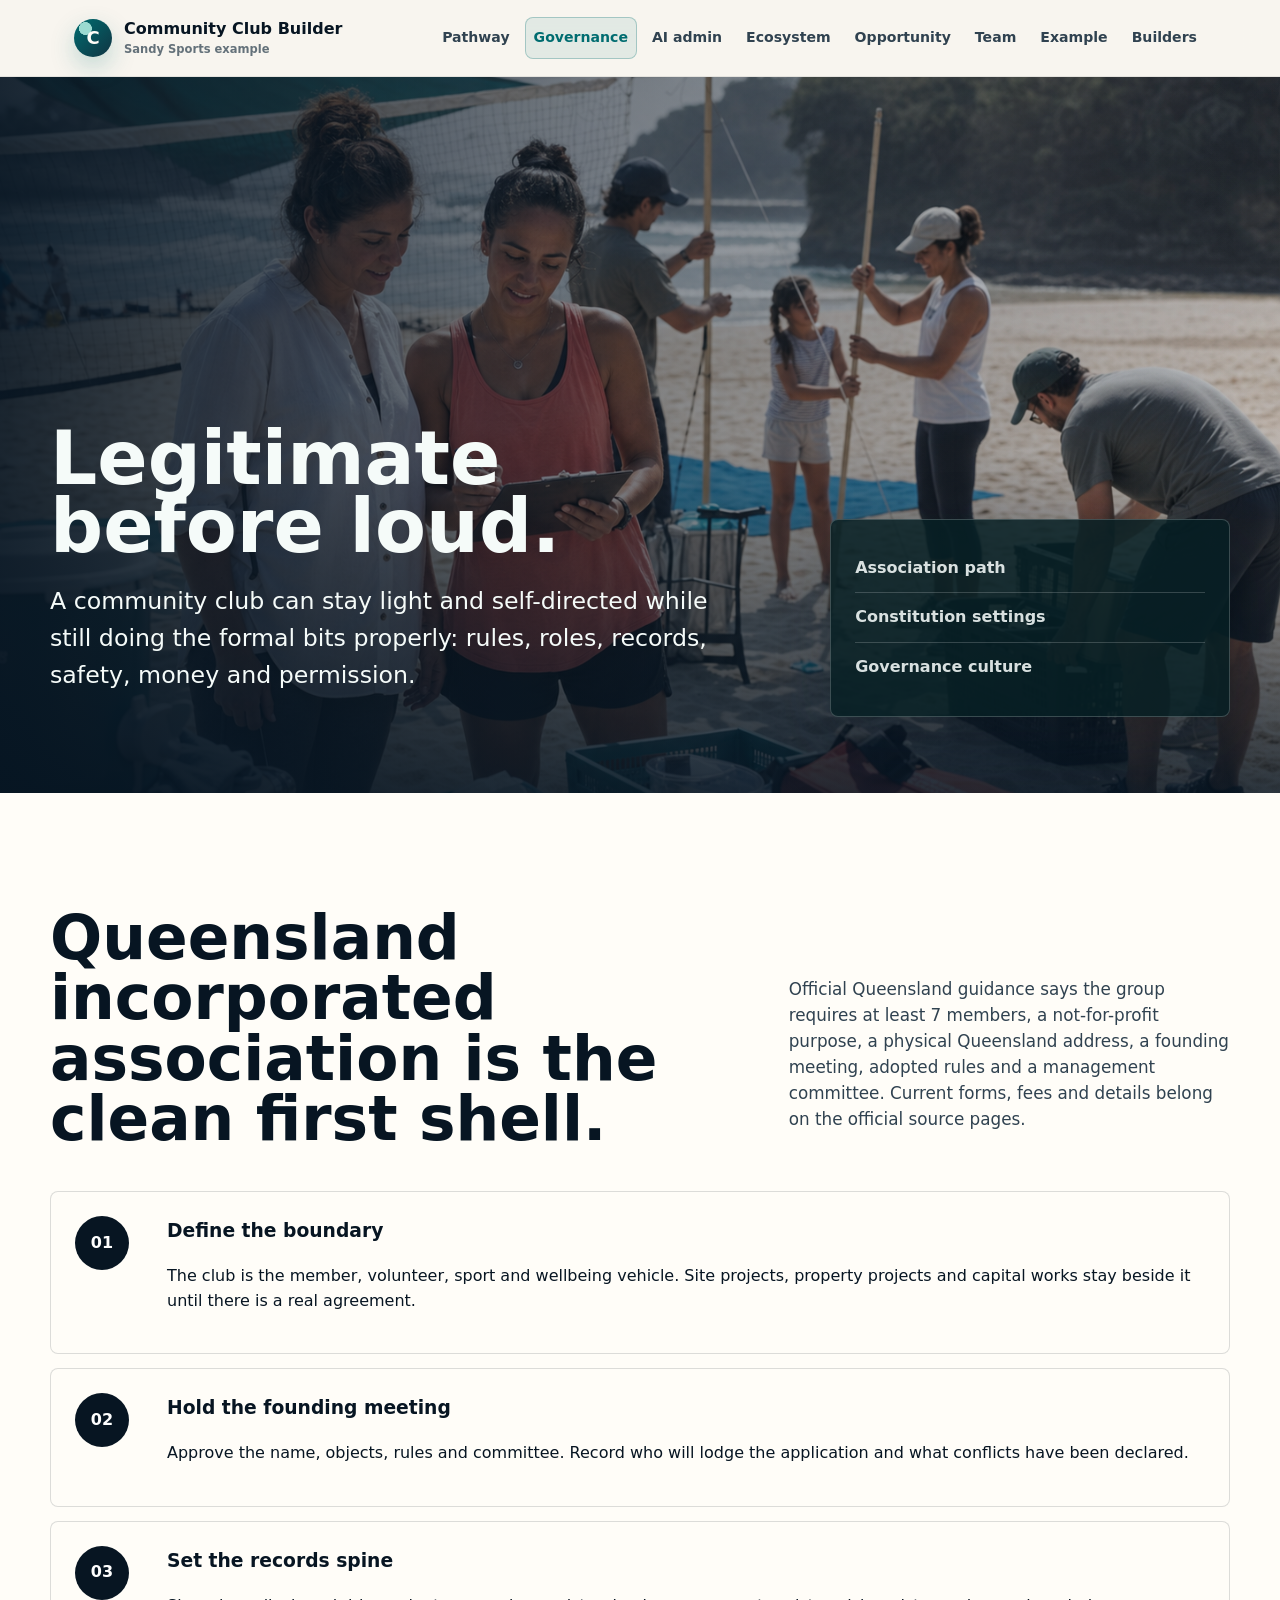
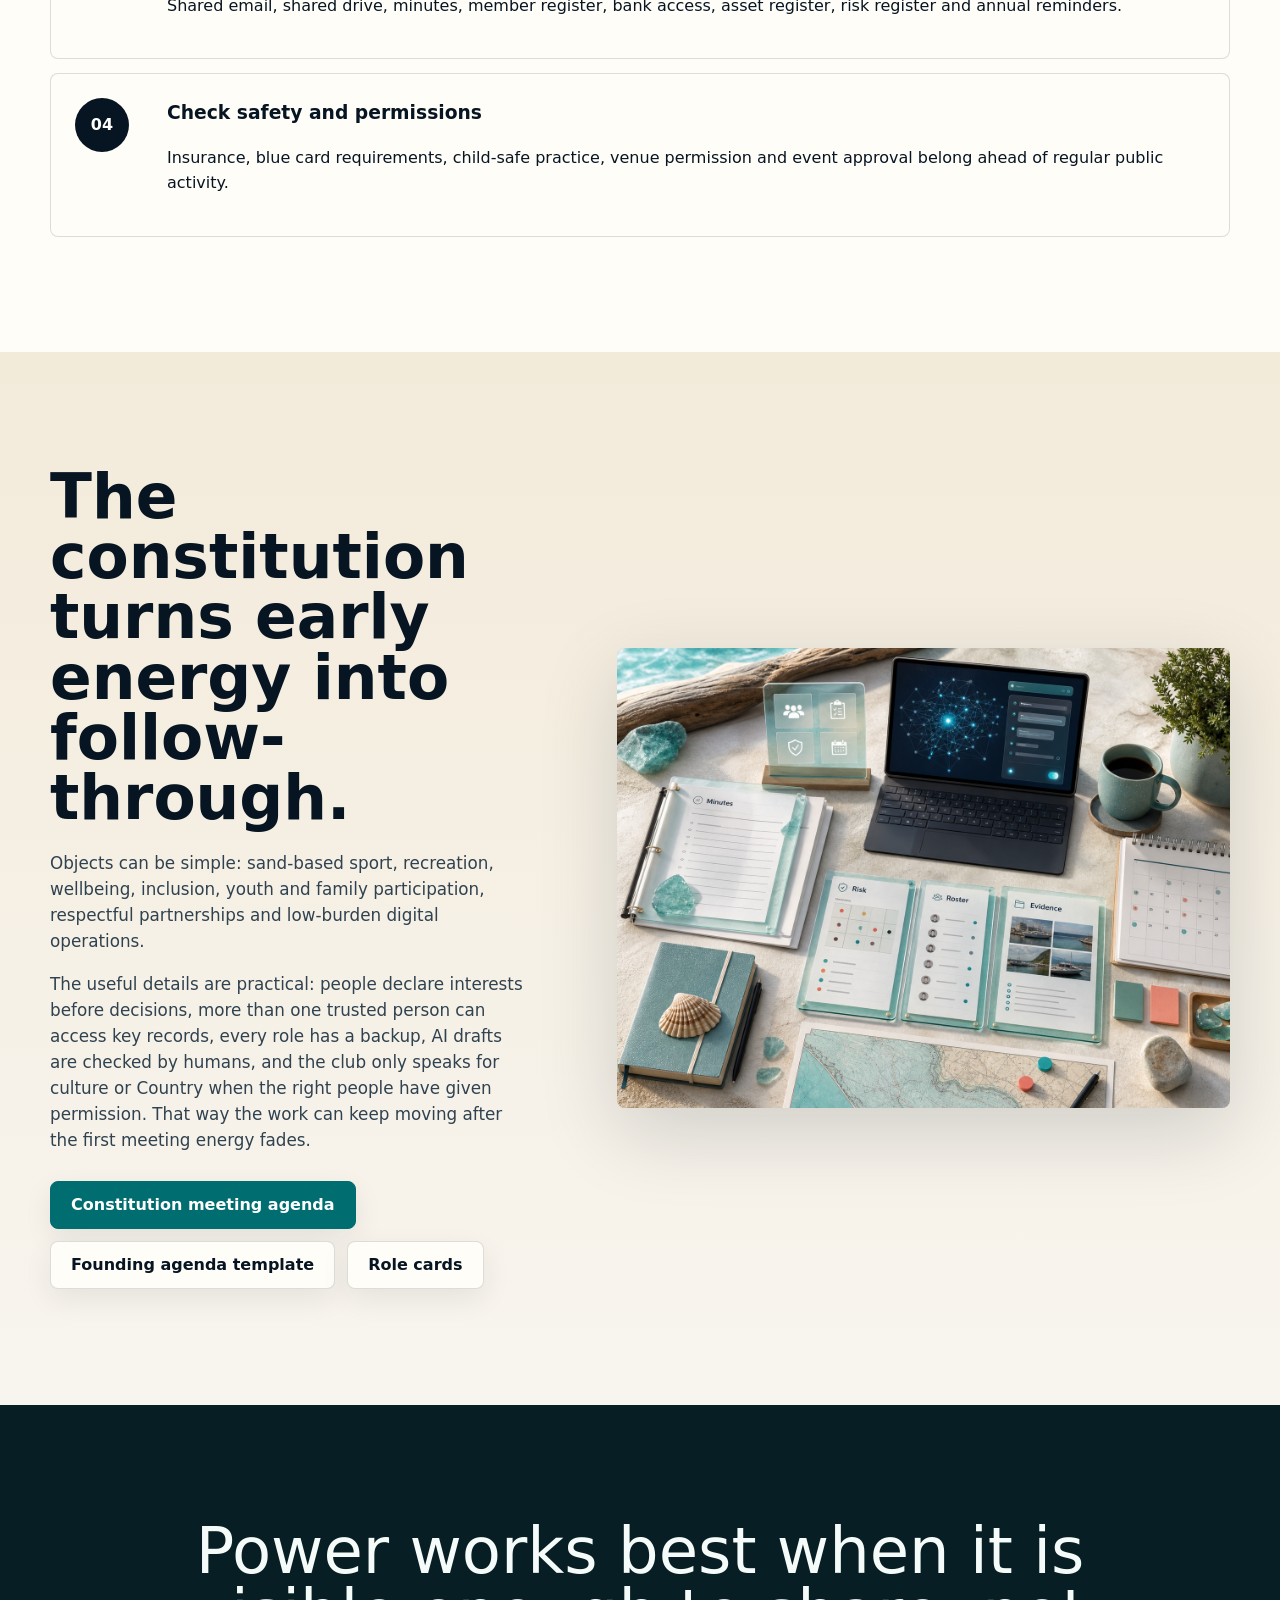
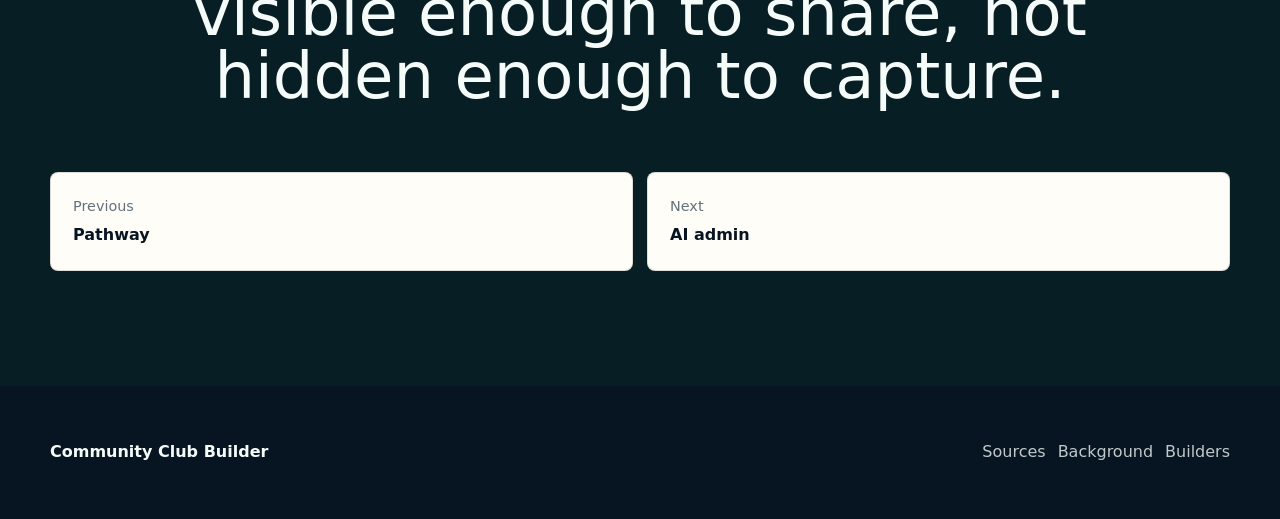
<file: governance.html>
<!doctype html>
<html lang="en-AU">
<head>
  <meta charset="utf-8">
  <meta name="viewport" content="width=device-width, initial-scale=1">
  <title>Governance | Community Club Builder</title>
  <meta name="description" content="Queensland club setup, constitutional boundaries and committee culture for a Sandy Sports style community club.">
  <link rel="icon" href="favicon.svg" type="image/svg+xml">
  <link rel="stylesheet" href="assets/css/styles.css?v=20260707-human-team">
</head>
<body>
  <a class="skip-link" href="#main">Skip to content</a>
  <header class="site-header">
    <div class="nav-wrap">
      <a class="brand" href="index.html"><span class="brand-mark">C</span><span>Community Club Builder <small>Sandy Sports example</small></span></a>
      <button class="nav-toggle" type="button" aria-label="Toggle navigation" aria-expanded="false"><span></span></button>
      <nav class="site-nav" aria-label="Main navigation">
        <a href="pathway.html">Pathway</a>
        <a href="governance.html" aria-current="page">Governance</a>
        <a href="operating-system.html">AI admin</a>
        <a href="ecosystem.html">Ecosystem</a>
        <a href="opportunity-stack.html">Opportunity</a>
        <a href="human-team.html">Team</a>
        <a href="sandy-sports.html">Example</a>
        <a class="nav-action" href="builders.html">Builders</a>
      </nav>
    </div>
  </header>
  <main id="main">
    <section class="page-hero cinematic-hero">
      <div class="hero-media">
        <img src="assets/img/women-led-setup.png" alt="Women and mixed-gender volunteers setting up shared roles for a community sand sports activity.">
      </div>
      <div class="wrap">
        <div>
          <h1>Legitimate before loud.</h1>
          <p class="lead">A community club can stay light and self-directed while still doing the formal bits properly: rules, roles, records, safety, money and permission.</p>
        </div>
        <div class="mini-map">
          <a href="#association">Association path</a>
          <a href="#constitution">Constitution settings</a>
          <a href="#culture">Governance culture</a>
        </div>
      </div>
    </section>

    <section id="association" class="band paper">
      <div class="wrap section-head">
        <h2>Queensland incorporated association is the clean first shell.</h2>
        <p>Official Queensland guidance says the group requires at least 7 members, a not-for-profit purpose, a physical Queensland address, a founding meeting, adopted rules and a management committee. Current forms, fees and details belong on the official source pages.</p>
      </div>
      <div class="wrap timeline">
        <div class="timeline-item"><div><h3>Define the boundary</h3><p>The club is the member, volunteer, sport and wellbeing vehicle. Site projects, property projects and capital works stay beside it until there is a real agreement.</p></div></div>
        <div class="timeline-item"><div><h3>Hold the founding meeting</h3><p>Approve the name, objects, rules and committee. Record who will lodge the application and what conflicts have been declared.</p></div></div>
        <div class="timeline-item"><div><h3>Set the records spine</h3><p>Shared email, shared drive, minutes, member register, bank access, asset register, risk register and annual reminders.</p></div></div>
        <div class="timeline-item"><div><h3>Check safety and permissions</h3><p>Insurance, blue card requirements, child-safe practice, venue permission and event approval belong ahead of regular public activity.</p></div></div>
      </div>
    </section>

    <section id="constitution" class="band sand">
      <div class="wrap split">
        <div class="feature-copy">
          <h2>The constitution turns early energy into follow-through.</h2>
          <p>Objects can be simple: sand-based sport, recreation, wellbeing, inclusion, youth and family participation, respectful partnerships and low-burden digital operations.</p>
          <p>The useful details are practical: people declare interests before decisions, more than one trusted person can access key records, every role has a backup, AI drafts are checked by humans, and the club only speaks for culture or Country when the right people have given permission. That way the work can keep moving after the first meeting energy fades.</p>
          <div class="button-row">
            <a class="button primary" href="constitution-agenda.html">Constitution meeting agenda</a>
            <a class="button" href="templates.html#founding-meeting">Founding agenda template</a>
            <a class="button" href="templates.html#role-cards">Role cards</a>
          </div>
        </div>
        <div class="feature-image">
          <img src="assets/img/admin-system.png" alt="Club governance documents, risk register, roster and evidence records arranged with a laptop.">
        </div>
      </div>
    </section>

    <section id="culture" class="band dark">
      <div class="wrap quote-panel">
        <p>Power works best when it is visible enough to share, not hidden enough to capture.</p>
      </div>
      <div class="wrap prev-next">
        <a href="pathway.html"><span>Previous</span><strong>Pathway</strong></a>
        <a href="operating-system.html"><span>Next</span><strong>AI admin</strong></a>
      </div>
    </section>
  </main>
  <footer class="site-footer"><div class="footer-grid"><strong>Community Club Builder</strong><div class="footer-links"><a href="sources.html">Sources</a><a href="background.html">Background</a><a href="builders.html">Builders</a></div></div></footer>
  <a class="back-to-top" href="#main" aria-label="Back to top">&uarr;</a>
  <script src="assets/js/site.js"></script>
</body>
</html>
</file>
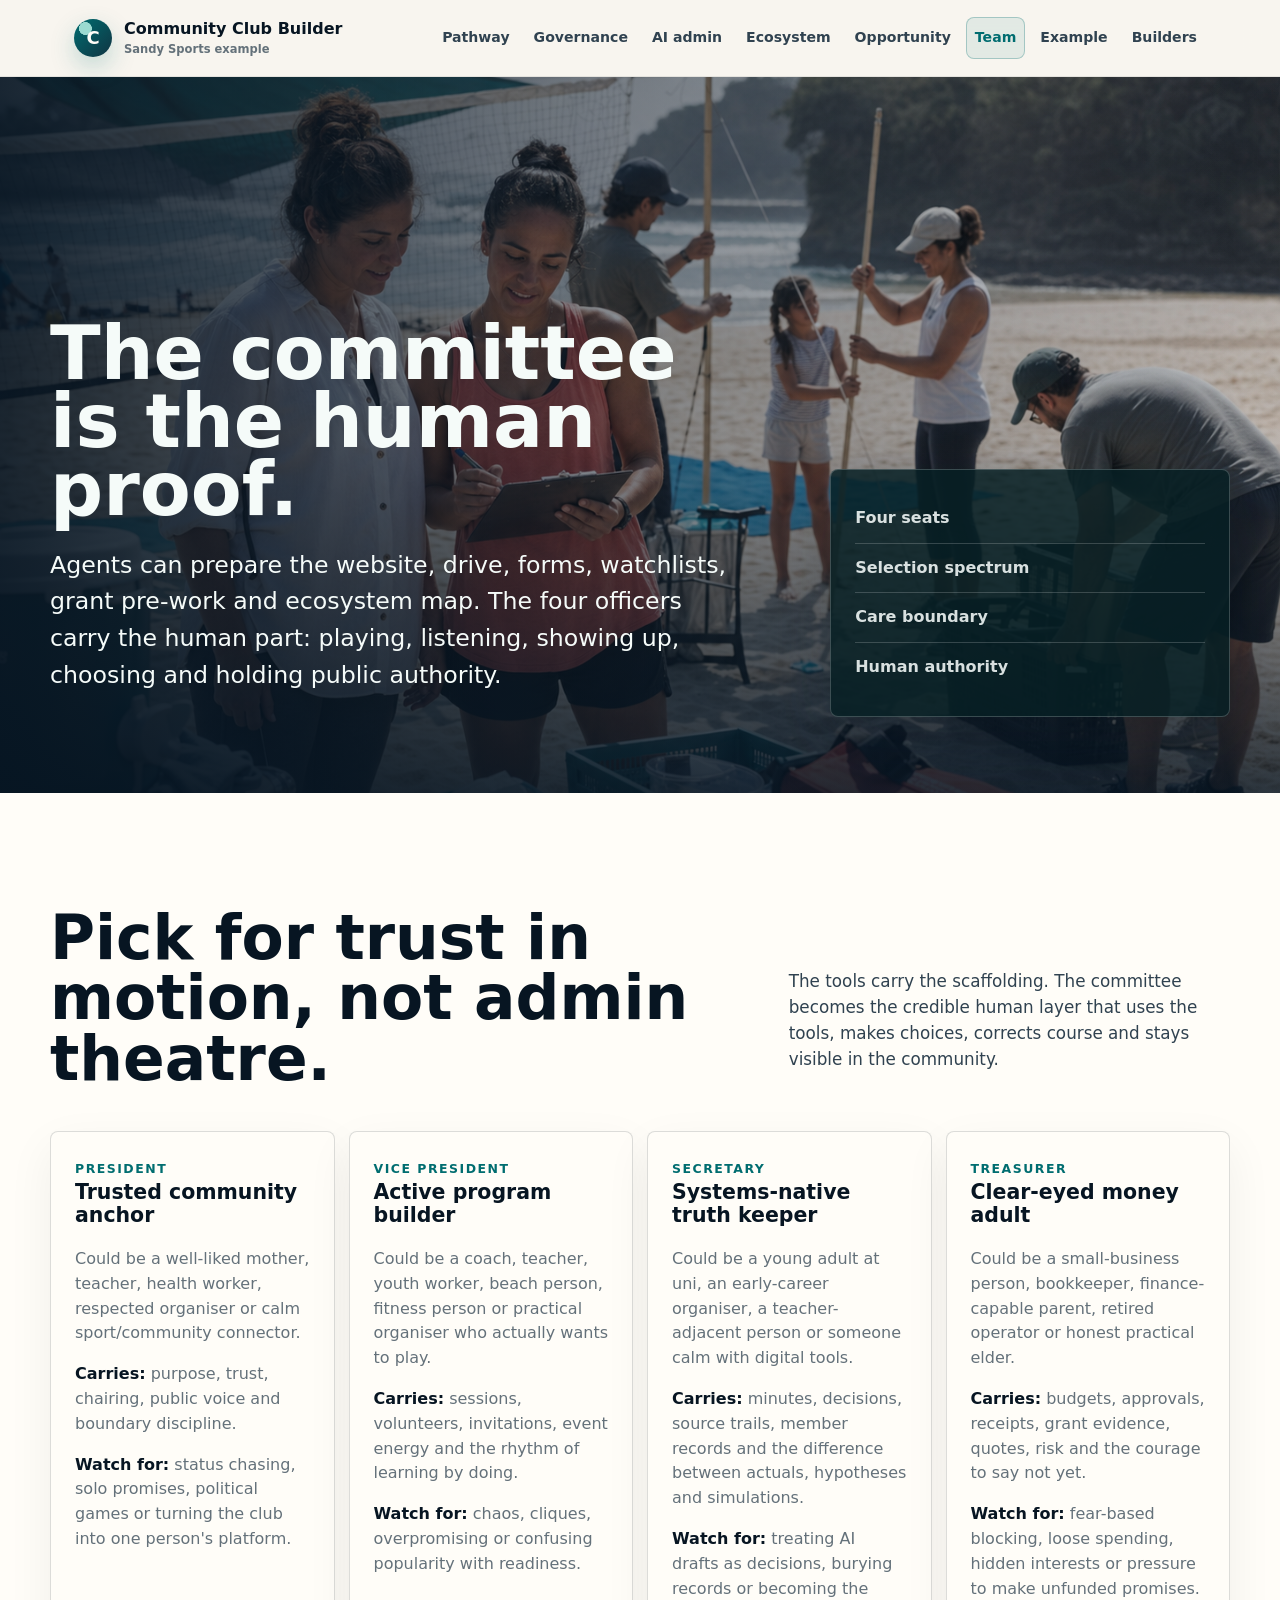
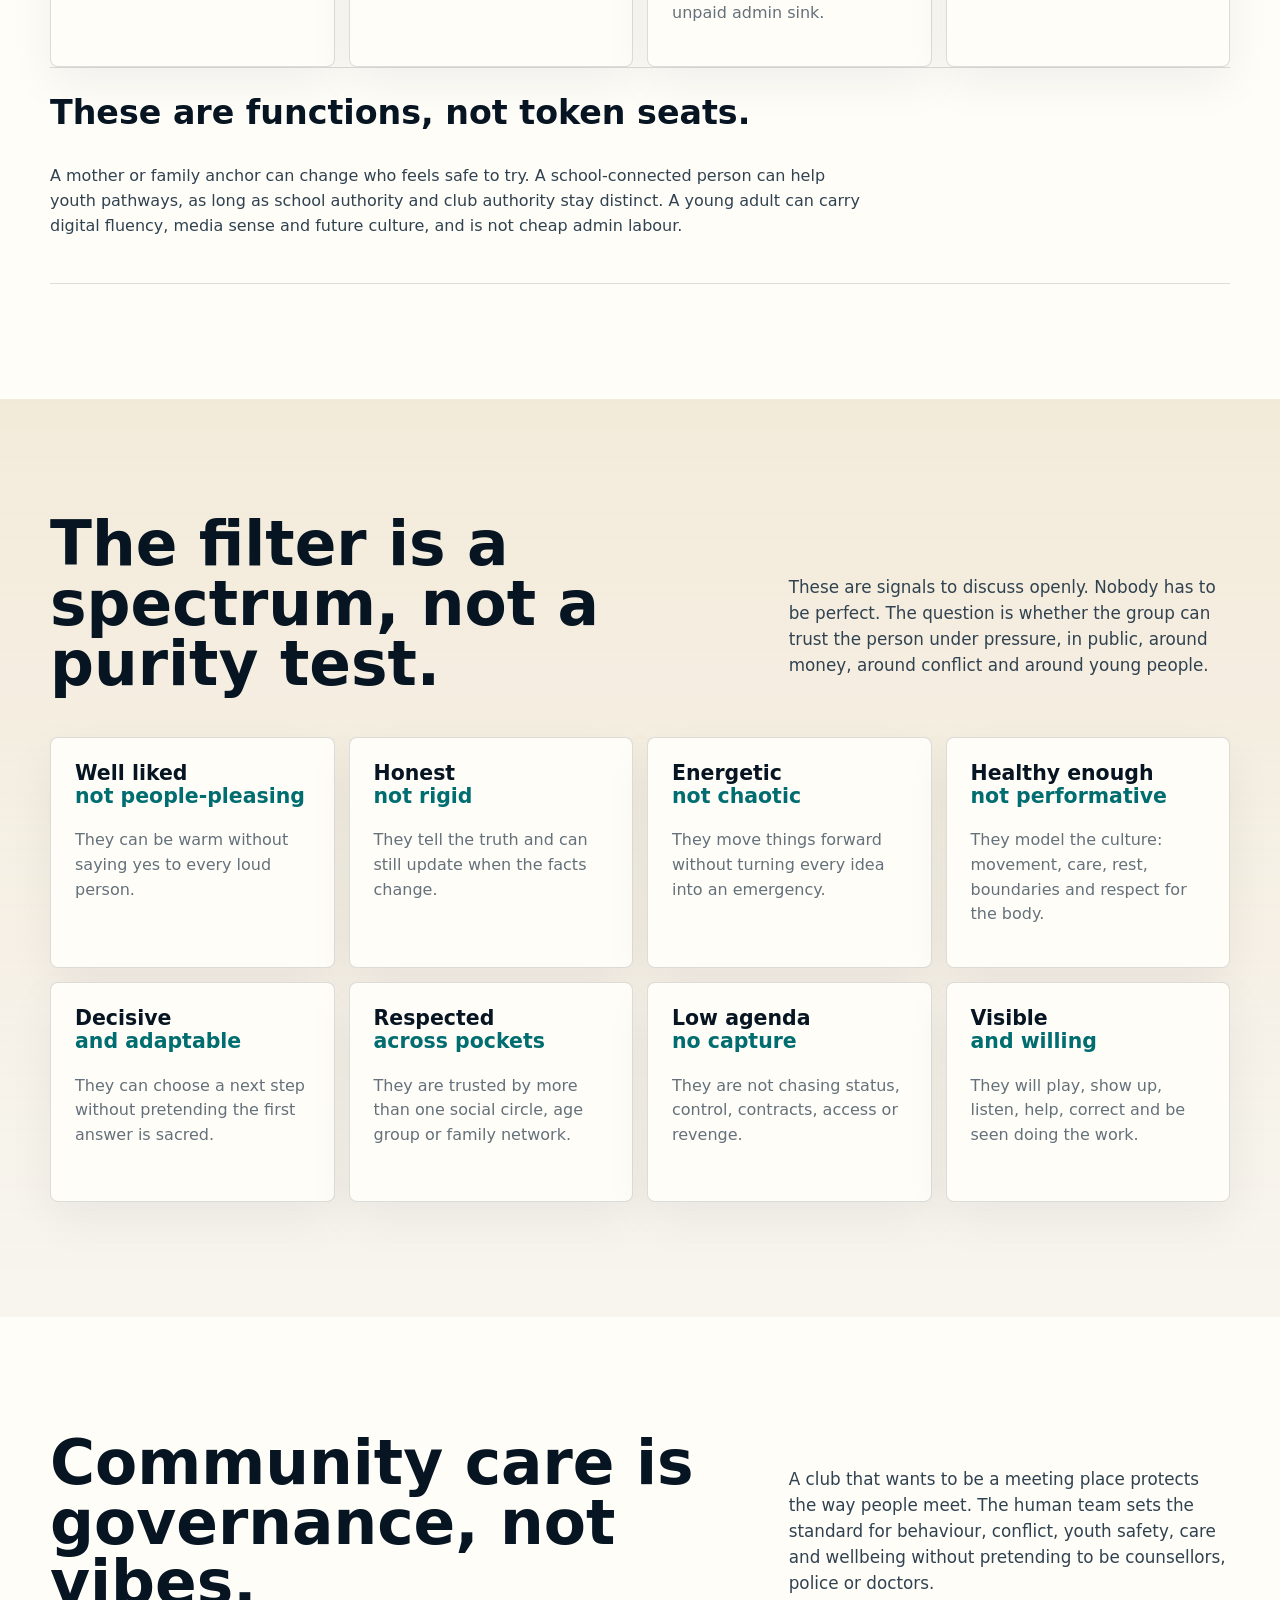
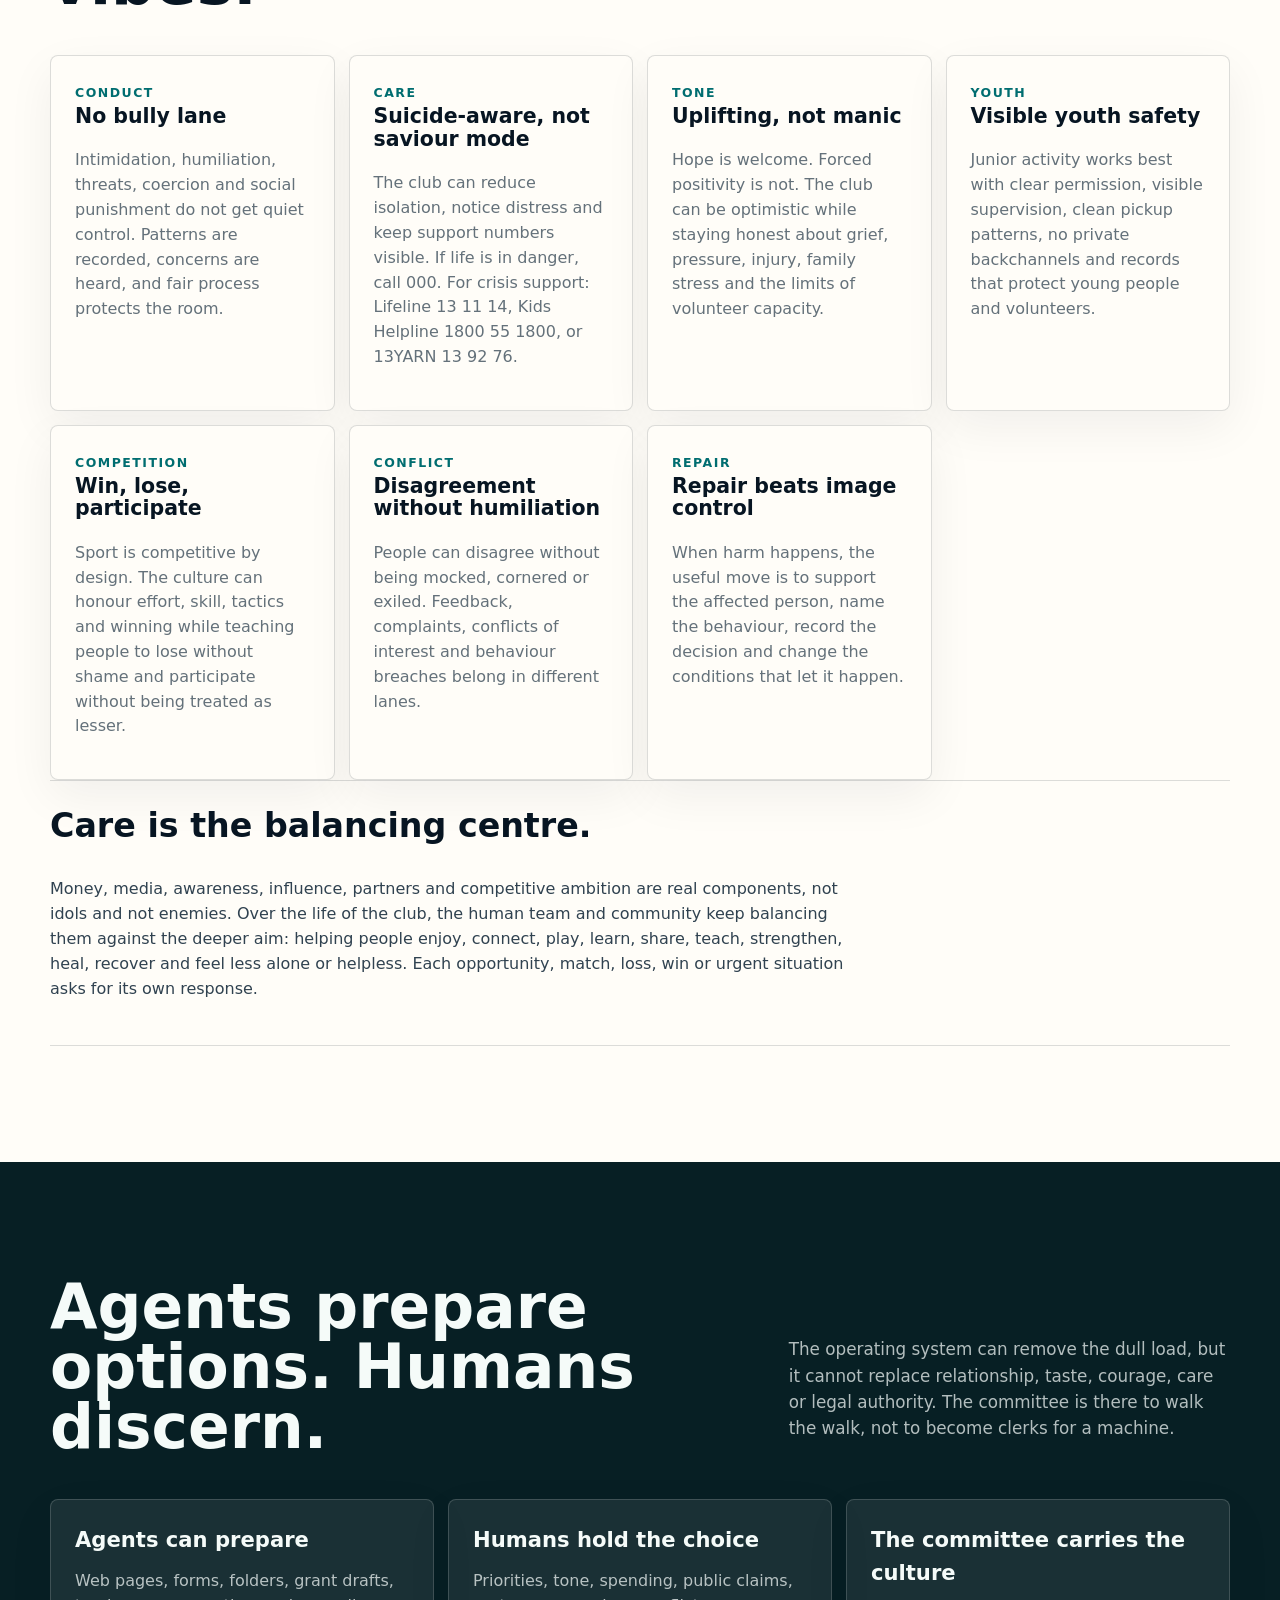
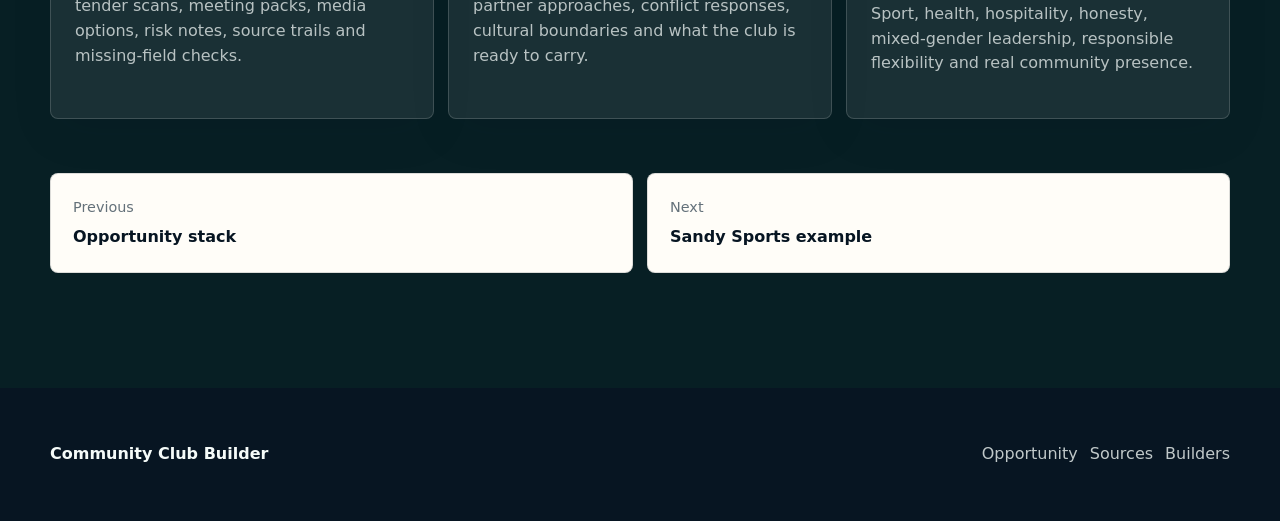
<file: human-team.html>
<!doctype html>
<html lang="en-AU">
<head>
  <meta charset="utf-8">
  <meta name="viewport" content="width=device-width, initial-scale=1">
  <title>Human Team | Community Club Builder</title>
  <meta name="description" content="A four-person human authority layer for a fast-moving, AI-assisted community club.">
  <link rel="icon" href="favicon.svg" type="image/svg+xml">
  <link rel="stylesheet" href="assets/css/styles.css?v=20260707-human-team">
</head>
<body>
  <a class="skip-link" href="#main">Skip to content</a>
  <header class="site-header">
    <div class="nav-wrap">
      <a class="brand" href="index.html"><span class="brand-mark">C</span><span>Community Club Builder <small>Sandy Sports example</small></span></a>
      <button class="nav-toggle" type="button" aria-label="Toggle navigation" aria-expanded="false"><span></span></button>
      <nav class="site-nav" aria-label="Main navigation">
        <a href="pathway.html">Pathway</a>
        <a href="governance.html">Governance</a>
        <a href="operating-system.html">AI admin</a>
        <a href="ecosystem.html">Ecosystem</a>
        <a href="opportunity-stack.html">Opportunity</a>
        <a href="human-team.html" aria-current="page">Team</a>
        <a href="sandy-sports.html">Example</a>
        <a class="nav-action" href="builders.html">Builders</a>
      </nav>
    </div>
  </header>

  <main id="main">
    <section class="page-hero cinematic-hero">
      <div class="hero-media">
        <img src="assets/img/women-led-setup.png" alt="A mixed-gender community sand sports setup with women coordinating equipment, shade and first aid.">
      </div>
      <div class="wrap">
        <div>
          <h1>The committee is the human proof.</h1>
          <p class="lead">Agents can prepare the website, drive, forms, watchlists, grant pre-work and ecosystem map. The four officers carry the human part: playing, listening, showing up, choosing and holding public authority.</p>
        </div>
        <div class="mini-map">
          <a href="#four-seats">Four seats</a>
          <a href="#selection-spectrum">Selection spectrum</a>
          <a href="#care-boundary">Care boundary</a>
          <a href="#human-authority">Human authority</a>
        </div>
      </div>
    </section>

    <section id="four-seats" class="band paper">
      <div class="wrap section-head">
        <h2>Pick for trust in motion, not admin theatre.</h2>
        <p>The tools carry the scaffolding. The committee becomes the credible human layer that uses the tools, makes choices, corrects course and stays visible in the community.</p>
      </div>
      <div class="wrap role-grid">
        <article class="role-card">
          <span class="card-index">President</span>
          <h3>Trusted community anchor</h3>
          <p>Could be a well-liked mother, teacher, health worker, respected organiser or calm sport/community connector.</p>
          <p><strong>Carries:</strong> purpose, trust, chairing, public voice and boundary discipline.</p>
          <p><strong>Watch for:</strong> status chasing, solo promises, political games or turning the club into one person's platform.</p>
        </article>
        <article class="role-card">
          <span class="card-index">Vice President</span>
          <h3>Active program builder</h3>
          <p>Could be a coach, teacher, youth worker, beach person, fitness person or practical organiser who actually wants to play.</p>
          <p><strong>Carries:</strong> sessions, volunteers, invitations, event energy and the rhythm of learning by doing.</p>
          <p><strong>Watch for:</strong> chaos, cliques, overpromising or confusing popularity with readiness.</p>
        </article>
        <article class="role-card">
          <span class="card-index">Secretary</span>
          <h3>Systems-native truth keeper</h3>
          <p>Could be a young adult at uni, an early-career organiser, a teacher-adjacent person or someone calm with digital tools.</p>
          <p><strong>Carries:</strong> minutes, decisions, source trails, member records and the difference between actuals, hypotheses and simulations.</p>
          <p><strong>Watch for:</strong> treating AI drafts as decisions, burying records or becoming the unpaid admin sink.</p>
        </article>
        <article class="role-card">
          <span class="card-index">Treasurer</span>
          <h3>Clear-eyed money adult</h3>
          <p>Could be a small-business person, bookkeeper, finance-capable parent, retired operator or honest practical elder.</p>
          <p><strong>Carries:</strong> budgets, approvals, receipts, grant evidence, quotes, risk and the courage to say not yet.</p>
          <p><strong>Watch for:</strong> fear-based blocking, loose spending, hidden interests or pressure to make unfunded promises.</p>
        </article>
      </div>
      <div class="wrap guide-note">
        <h3>These are functions, not token seats.</h3>
        <p>A mother or family anchor can change who feels safe to try. A school-connected person can help youth pathways, as long as school authority and club authority stay distinct. A young adult can carry digital fluency, media sense and future culture, and is not cheap admin labour.</p>
      </div>
    </section>

    <section id="selection-spectrum" class="band sand">
      <div class="wrap section-head">
        <h2>The filter is a spectrum, not a purity test.</h2>
        <p>These are signals to discuss openly. Nobody has to be perfect. The question is whether the group can trust the person under pressure, in public, around money, around conflict and around young people.</p>
      </div>
      <div class="wrap spectrum-grid">
        <article class="spectrum-card"><h3>Well liked <span>not people-pleasing</span></h3><p>They can be warm without saying yes to every loud person.</p></article>
        <article class="spectrum-card"><h3>Honest <span>not rigid</span></h3><p>They tell the truth and can still update when the facts change.</p></article>
        <article class="spectrum-card"><h3>Energetic <span>not chaotic</span></h3><p>They move things forward without turning every idea into an emergency.</p></article>
        <article class="spectrum-card"><h3>Healthy enough <span>not performative</span></h3><p>They model the culture: movement, care, rest, boundaries and respect for the body.</p></article>
        <article class="spectrum-card"><h3>Decisive <span>and adaptable</span></h3><p>They can choose a next step without pretending the first answer is sacred.</p></article>
        <article class="spectrum-card"><h3>Respected <span>across pockets</span></h3><p>They are trusted by more than one social circle, age group or family network.</p></article>
        <article class="spectrum-card"><h3>Low agenda <span>no capture</span></h3><p>They are not chasing status, control, contracts, access or revenge.</p></article>
        <article class="spectrum-card"><h3>Visible <span>and willing</span></h3><p>They will play, show up, listen, help, correct and be seen doing the work.</p></article>
      </div>
    </section>

    <section id="care-boundary" class="band paper">
      <div class="wrap section-head">
        <h2>Community care is governance, not vibes.</h2>
        <p>A club that wants to be a meeting place protects the way people meet. The human team sets the standard for behaviour, conflict, youth safety, care and wellbeing without pretending to be counsellors, police or doctors.</p>
      </div>
      <div class="wrap milestone-grid">
        <article class="milestone-card"><span class="card-index">Conduct</span><h3>No bully lane</h3><p>Intimidation, humiliation, threats, coercion and social punishment do not get quiet control. Patterns are recorded, concerns are heard, and fair process protects the room.</p></article>
        <article class="milestone-card"><span class="card-index">Care</span><h3>Suicide-aware, not saviour mode</h3><p>The club can reduce isolation, notice distress and keep support numbers visible. If life is in danger, call 000. For crisis support: Lifeline 13 11 14, Kids Helpline 1800 55 1800, or 13YARN 13 92 76.</p></article>
        <article class="milestone-card"><span class="card-index">Tone</span><h3>Uplifting, not manic</h3><p>Hope is welcome. Forced positivity is not. The club can be optimistic while staying honest about grief, pressure, injury, family stress and the limits of volunteer capacity.</p></article>
        <article class="milestone-card"><span class="card-index">Youth</span><h3>Visible youth safety</h3><p>Junior activity works best with clear permission, visible supervision, clean pickup patterns, no private backchannels and records that protect young people and volunteers.</p></article>
        <article class="milestone-card"><span class="card-index">Competition</span><h3>Win, lose, participate</h3><p>Sport is competitive by design. The culture can honour effort, skill, tactics and winning while teaching people to lose without shame and participate without being treated as lesser.</p></article>
        <article class="milestone-card"><span class="card-index">Conflict</span><h3>Disagreement without humiliation</h3><p>People can disagree without being mocked, cornered or exiled. Feedback, complaints, conflicts of interest and behaviour breaches belong in different lanes.</p></article>
        <article class="milestone-card"><span class="card-index">Repair</span><h3>Repair beats image control</h3><p>When harm happens, the useful move is to support the affected person, name the behaviour, record the decision and change the conditions that let it happen.</p></article>
      </div>
      <div class="wrap guide-note">
        <h3>Care is the balancing centre.</h3>
        <p>Money, media, awareness, influence, partners and competitive ambition are real components, not idols and not enemies. Over the life of the club, the human team and community keep balancing them against the deeper aim: helping people enjoy, connect, play, learn, share, teach, strengthen, heal, recover and feel less alone or helpless. Each opportunity, match, loss, win or urgent situation asks for its own response.</p>
      </div>
    </section>

    <section id="human-authority" class="band dark">
      <div class="wrap section-head">
        <h2>Agents prepare options. Humans discern.</h2>
        <p>The operating system can remove the dull load, but it cannot replace relationship, taste, courage, care or legal authority. The committee is there to walk the walk, not to become clerks for a machine.</p>
      </div>
      <div class="wrap authority-grid">
        <article class="system-card"><h3>Agents can prepare</h3><p>Web pages, forms, folders, grant drafts, tender scans, meeting packs, media options, risk notes, source trails and missing-field checks.</p></article>
        <article class="system-card"><h3>Humans hold the choice</h3><p>Priorities, tone, spending, public claims, partner approaches, conflict responses, cultural boundaries and what the club is ready to carry.</p></article>
        <article class="system-card"><h3>The committee carries the culture</h3><p>Sport, health, hospitality, honesty, mixed-gender leadership, responsible flexibility and real community presence.</p></article>
      </div>
      <div class="wrap prev-next">
        <a href="opportunity-stack.html"><span>Previous</span><strong>Opportunity stack</strong></a>
        <a href="sandy-sports.html"><span>Next</span><strong>Sandy Sports example</strong></a>
      </div>
    </section>
  </main>

  <footer class="site-footer"><div class="footer-grid"><strong>Community Club Builder</strong><div class="footer-links"><a href="opportunity-stack.html">Opportunity</a><a href="sources.html">Sources</a><a href="builders.html">Builders</a></div></div></footer>
  <a class="back-to-top" href="#main" aria-label="Back to top">&uarr;</a>
  <script src="assets/js/site.js"></script>
</body>
</html>
</file>
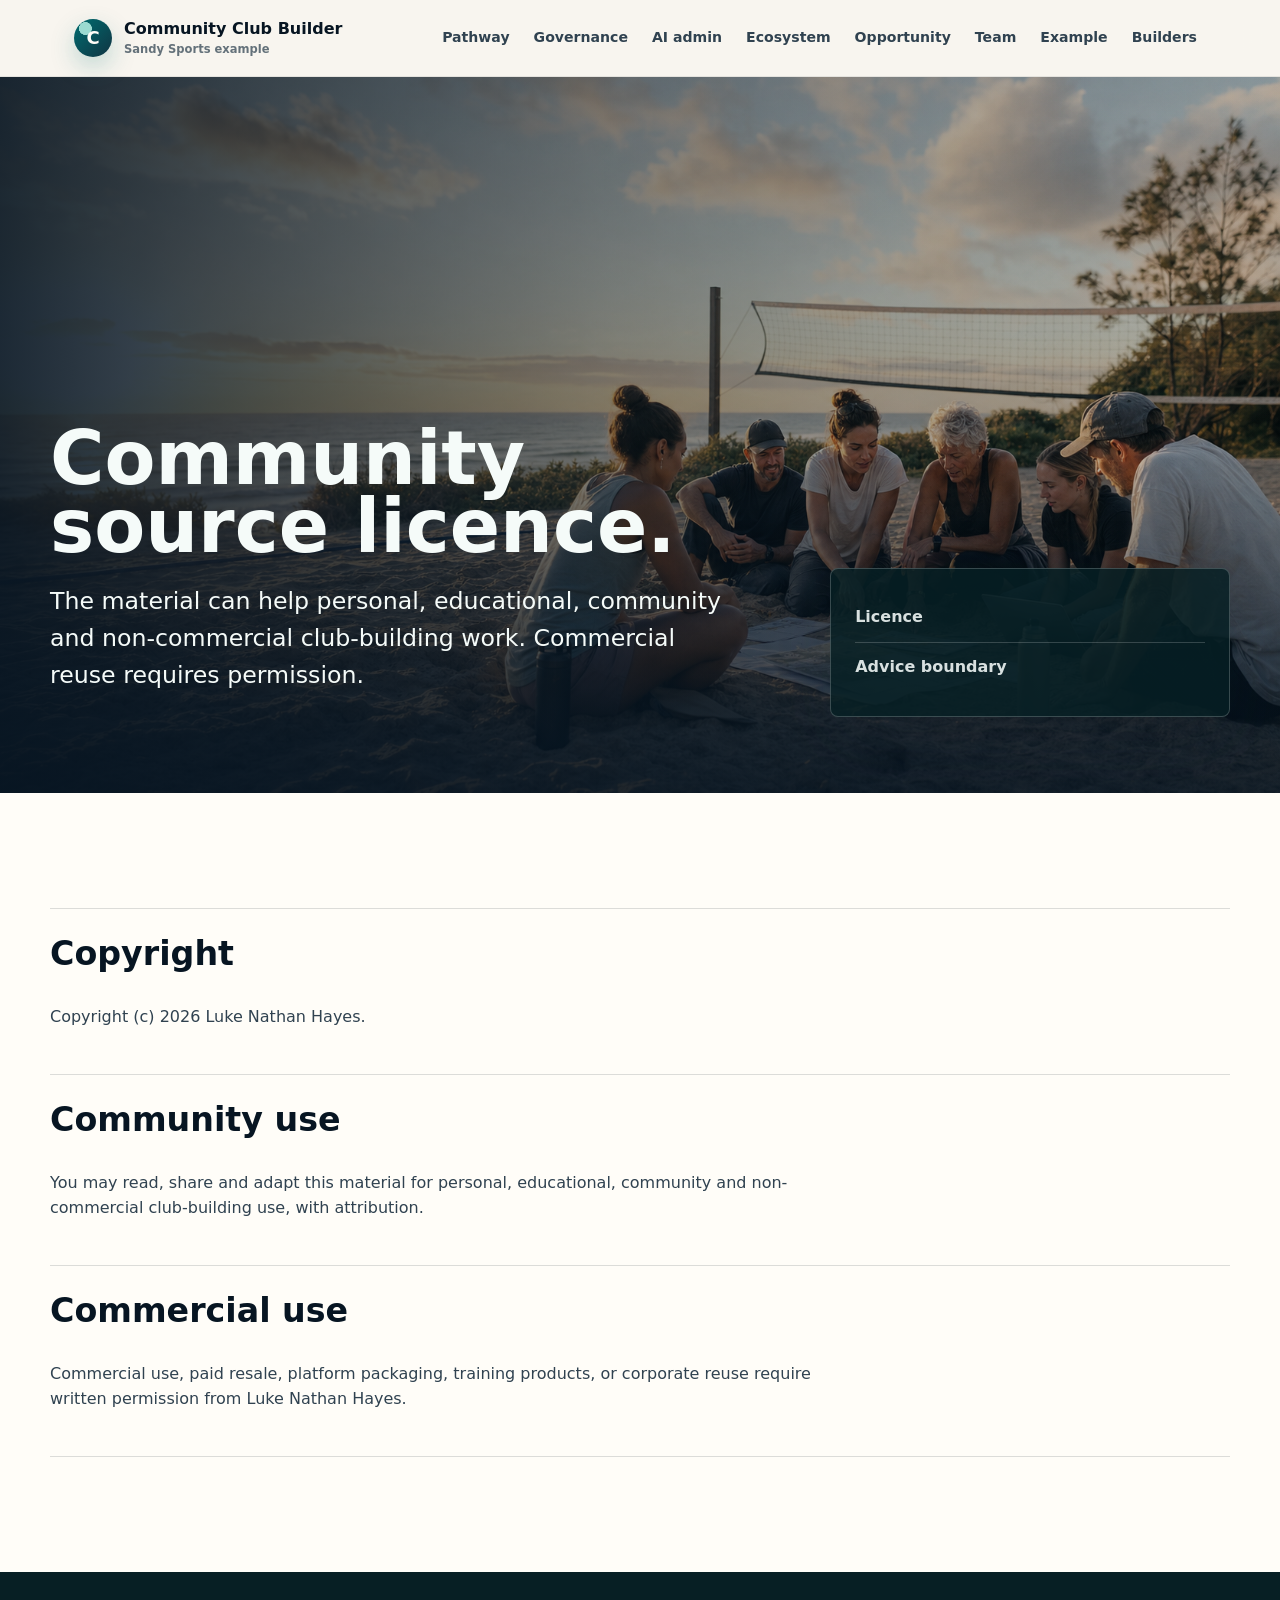
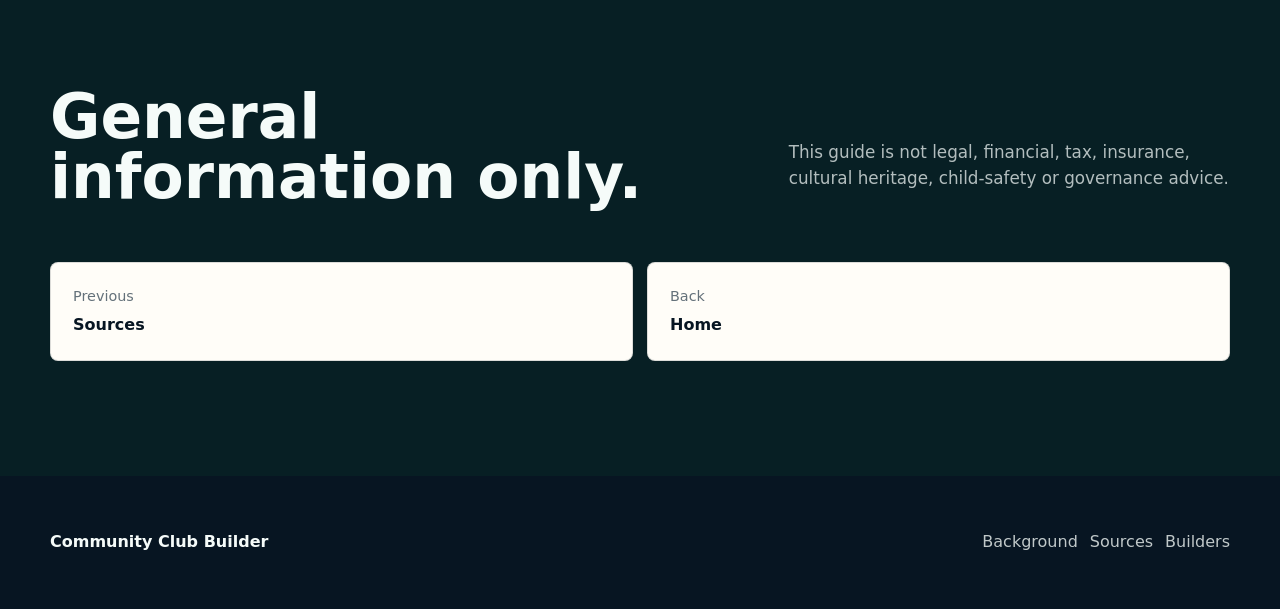
<file: licence.html>
<!doctype html>
<html lang="en-AU">
<head>
  <meta charset="utf-8">
  <meta name="viewport" content="width=device-width, initial-scale=1">
  <title>Licence | Community Club Builder</title>
  <meta name="description" content="Licence and use boundary for the Community Club Builder site.">
  <link rel="icon" href="favicon.svg" type="image/svg+xml">
  <link rel="stylesheet" href="assets/css/styles.css?v=20260707-human-team">
</head>
<body>
  <a class="skip-link" href="#main">Skip to content</a>
  <header class="site-header">
    <div class="nav-wrap">
      <a class="brand" href="index.html"><span class="brand-mark">C</span><span>Community Club Builder <small>Sandy Sports example</small></span></a>
      <button class="nav-toggle" type="button" aria-label="Toggle navigation" aria-expanded="false"><span></span></button>
      <nav class="site-nav" aria-label="Main navigation">
        <a href="pathway.html">Pathway</a>
        <a href="governance.html">Governance</a>
        <a href="operating-system.html">AI admin</a>
        <a href="ecosystem.html">Ecosystem</a>
        <a href="opportunity-stack.html">Opportunity</a>
        <a href="human-team.html">Team</a>
        <a href="sandy-sports.html">Example</a>
        <a class="nav-action" href="builders.html">Builders</a>
      </nav>
    </div>
  </header>

  <main id="main">
    <section class="page-hero cinematic-hero">
      <div class="hero-media">
        <img src="assets/img/hero-community.png" alt="A community founding group gathered around a coastal sand sports planning table.">
      </div>
      <div class="wrap">
        <div>
          <h1>Community source licence.</h1>
          <p class="lead">The material can help personal, educational, community and non-commercial club-building work. Commercial reuse requires permission.</p>
        </div>
        <div class="mini-map">
          <a href="#licence">Licence</a>
          <a href="#boundary">Advice boundary</a>
        </div>
      </div>
    </section>

    <section id="licence" class="band paper">
      <div class="wrap">
        <article class="guide-note">
          <h3>Copyright</h3>
          <p>Copyright (c) 2026 Luke Nathan Hayes.</p>
        </article>
        <article class="guide-note">
          <h3>Community use</h3>
          <p>You may read, share and adapt this material for personal, educational, community and non-commercial club-building use, with attribution.</p>
        </article>
        <article class="guide-note">
          <h3>Commercial use</h3>
          <p>Commercial use, paid resale, platform packaging, training products, or corporate reuse require written permission from Luke Nathan Hayes.</p>
        </article>
      </div>
    </section>

    <section id="boundary" class="band dark">
      <div class="wrap section-head">
        <h2>General information only.</h2>
        <p>This guide is not legal, financial, tax, insurance, cultural heritage, child-safety or governance advice.</p>
      </div>
      <div class="wrap prev-next">
        <a href="sources.html"><span>Previous</span><strong>Sources</strong></a>
        <a href="index.html"><span>Back</span><strong>Home</strong></a>
      </div>
    </section>
  </main>

  <footer class="site-footer"><div class="footer-grid"><strong>Community Club Builder</strong><div class="footer-links"><a href="background.html">Background</a><a href="sources.html">Sources</a><a href="builders.html">Builders</a></div></div></footer>
  <a class="back-to-top" href="#main" aria-label="Back to top">&uarr;</a>
  <script src="assets/js/site.js"></script>
</body>
</html>
</file>
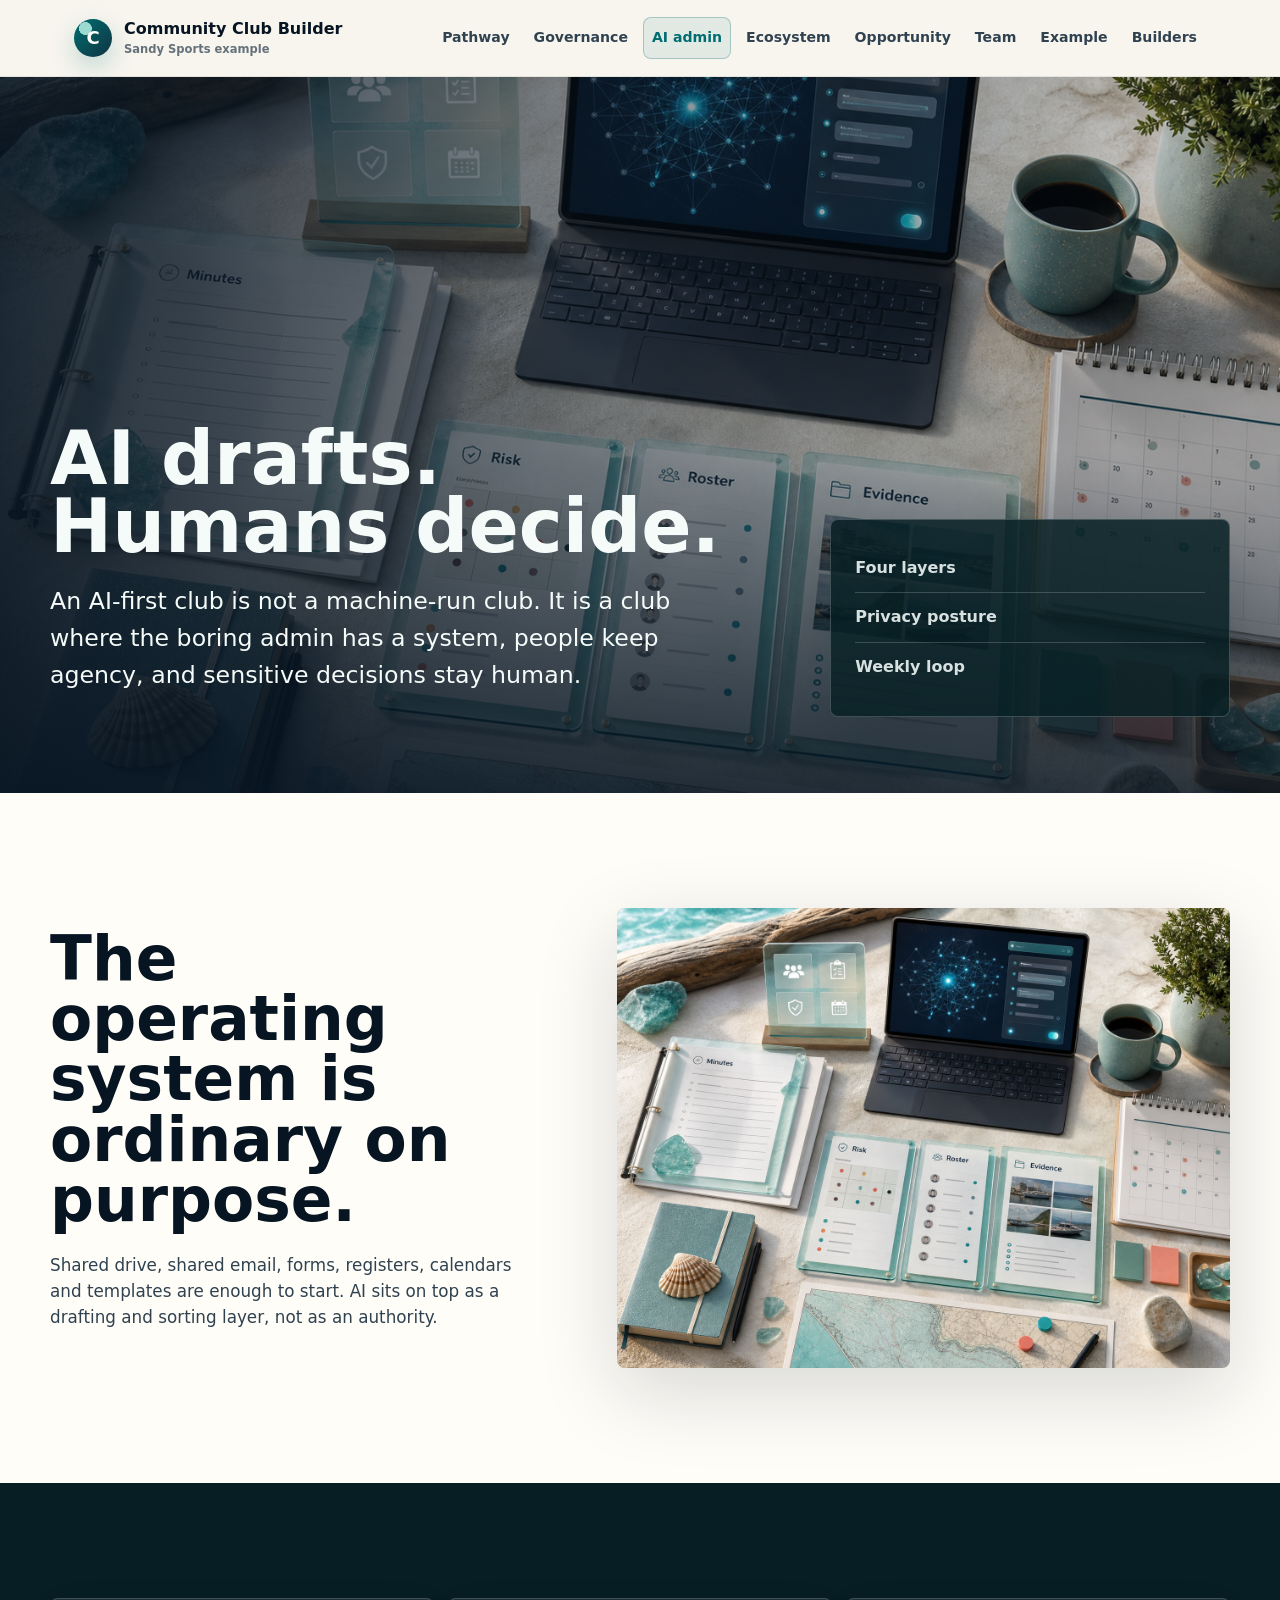
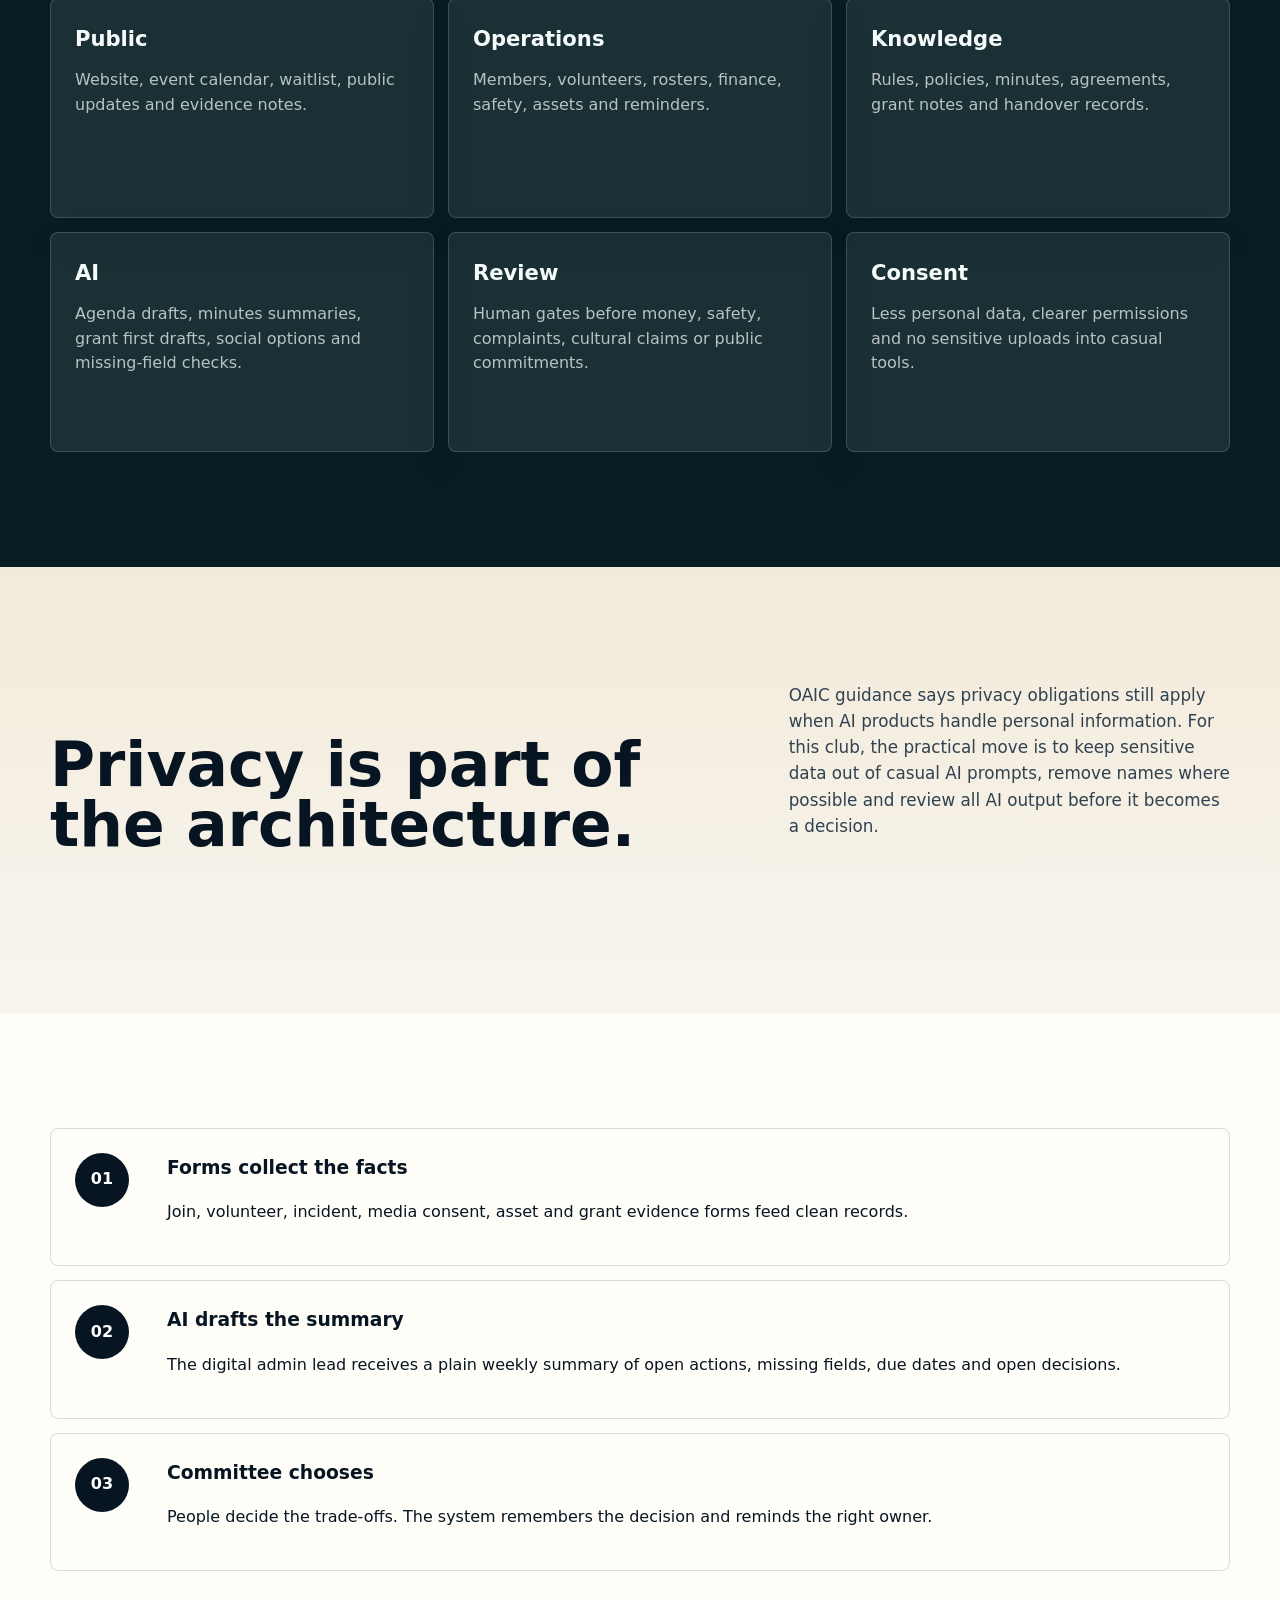
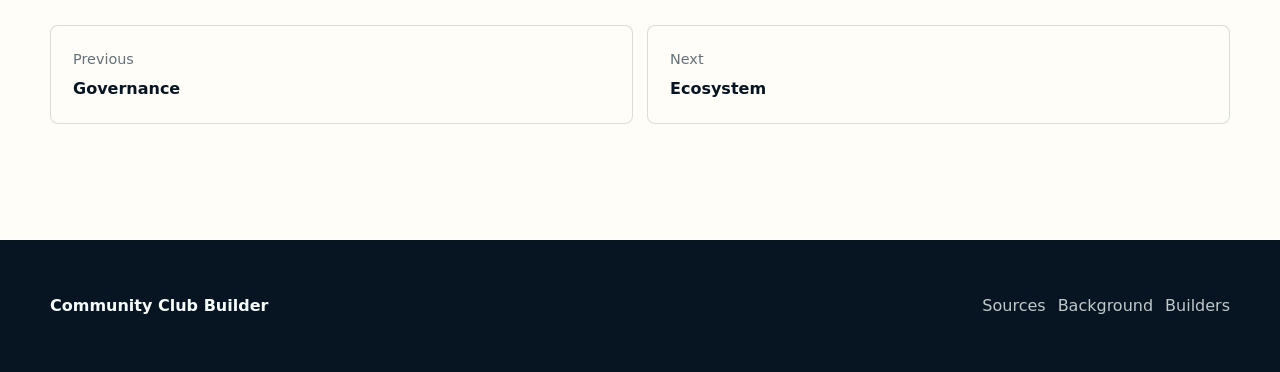
<file: operating-system.html>
<!doctype html>
<html lang="en-AU">
<head>
  <meta charset="utf-8">
  <meta name="viewport" content="width=device-width, initial-scale=1">
  <title>AI Admin | Community Club Builder</title>
  <meta name="description" content="AI-assisted, privacy-aware admin architecture for a low-burden community club.">
  <link rel="icon" href="favicon.svg" type="image/svg+xml">
  <link rel="stylesheet" href="assets/css/styles.css?v=20260707-human-team">
</head>
<body>
  <a class="skip-link" href="#main">Skip to content</a>
  <header class="site-header">
    <div class="nav-wrap">
      <a class="brand" href="index.html"><span class="brand-mark">C</span><span>Community Club Builder <small>Sandy Sports example</small></span></a>
      <button class="nav-toggle" type="button" aria-label="Toggle navigation" aria-expanded="false"><span></span></button>
      <nav class="site-nav" aria-label="Main navigation">
        <a href="pathway.html">Pathway</a>
        <a href="governance.html">Governance</a>
        <a href="operating-system.html" aria-current="page">AI admin</a>
        <a href="ecosystem.html">Ecosystem</a>
        <a href="opportunity-stack.html">Opportunity</a>
        <a href="human-team.html">Team</a>
        <a href="sandy-sports.html">Example</a>
        <a class="nav-action" href="builders.html">Builders</a>
      </nav>
    </div>
  </header>
  <main id="main">
    <section class="page-hero cinematic-hero">
      <div class="hero-media">
        <img src="assets/img/admin-system.png" alt="A coastal club admin table with records, rosters, risk notes and an AI drafting interface.">
      </div>
      <div class="wrap">
        <div>
          <h1>AI drafts. Humans decide.</h1>
          <p class="lead">An AI-first club is not a machine-run club. It is a club where the boring admin has a system, people keep agency, and sensitive decisions stay human.</p>
        </div>
        <div class="mini-map">
          <a href="#layers">Four layers</a>
          <a href="#privacy">Privacy posture</a>
          <a href="#weekly">Weekly loop</a>
        </div>
      </div>
    </section>

    <section id="layers" class="band paper">
      <div class="wrap split">
        <div class="feature-copy">
          <h2>The operating system is ordinary on purpose.</h2>
          <p>Shared drive, shared email, forms, registers, calendars and templates are enough to start. AI sits on top as a drafting and sorting layer, not as an authority.</p>
        </div>
        <div class="feature-image">
          <img src="assets/img/admin-system.png" alt="A coastal club admin still life showing minutes, risk, roster, evidence and an AI interface.">
        </div>
      </div>
    </section>

    <section class="band dark">
      <div class="wrap system-grid">
        <div class="system-card"><h3>Public</h3><p>Website, event calendar, waitlist, public updates and evidence notes.</p></div>
        <div class="system-card"><h3>Operations</h3><p>Members, volunteers, rosters, finance, safety, assets and reminders.</p></div>
        <div class="system-card"><h3>Knowledge</h3><p>Rules, policies, minutes, agreements, grant notes and handover records.</p></div>
        <div class="system-card"><h3>AI</h3><p>Agenda drafts, minutes summaries, grant first drafts, social options and missing-field checks.</p></div>
        <div class="system-card"><h3>Review</h3><p>Human gates before money, safety, complaints, cultural claims or public commitments.</p></div>
        <div class="system-card"><h3>Consent</h3><p>Less personal data, clearer permissions and no sensitive uploads into casual tools.</p></div>
      </div>
    </section>

    <section id="privacy" class="band sand">
      <div class="wrap section-head">
        <h2>Privacy is part of the architecture.</h2>
        <p>OAIC guidance says privacy obligations still apply when AI products handle personal information. For this club, the practical move is to keep sensitive data out of casual AI prompts, remove names where possible and review all AI output before it becomes a decision.</p>
      </div>
    </section>

    <section id="weekly" class="band paper">
      <div class="wrap timeline">
        <div class="timeline-item"><div><h3>Forms collect the facts</h3><p>Join, volunteer, incident, media consent, asset and grant evidence forms feed clean records.</p></div></div>
        <div class="timeline-item"><div><h3>AI drafts the summary</h3><p>The digital admin lead receives a plain weekly summary of open actions, missing fields, due dates and open decisions.</p></div></div>
        <div class="timeline-item"><div><h3>Committee chooses</h3><p>People decide the trade-offs. The system remembers the decision and reminds the right owner.</p></div></div>
      </div>
      <div class="wrap prev-next">
        <a href="governance.html"><span>Previous</span><strong>Governance</strong></a>
        <a href="ecosystem.html"><span>Next</span><strong>Ecosystem</strong></a>
      </div>
    </section>
  </main>
  <footer class="site-footer"><div class="footer-grid"><strong>Community Club Builder</strong><div class="footer-links"><a href="sources.html">Sources</a><a href="background.html">Background</a><a href="builders.html">Builders</a></div></div></footer>
  <a class="back-to-top" href="#main" aria-label="Back to top">&uarr;</a>
  <script src="assets/js/site.js"></script>
</body>
</html>
</file>
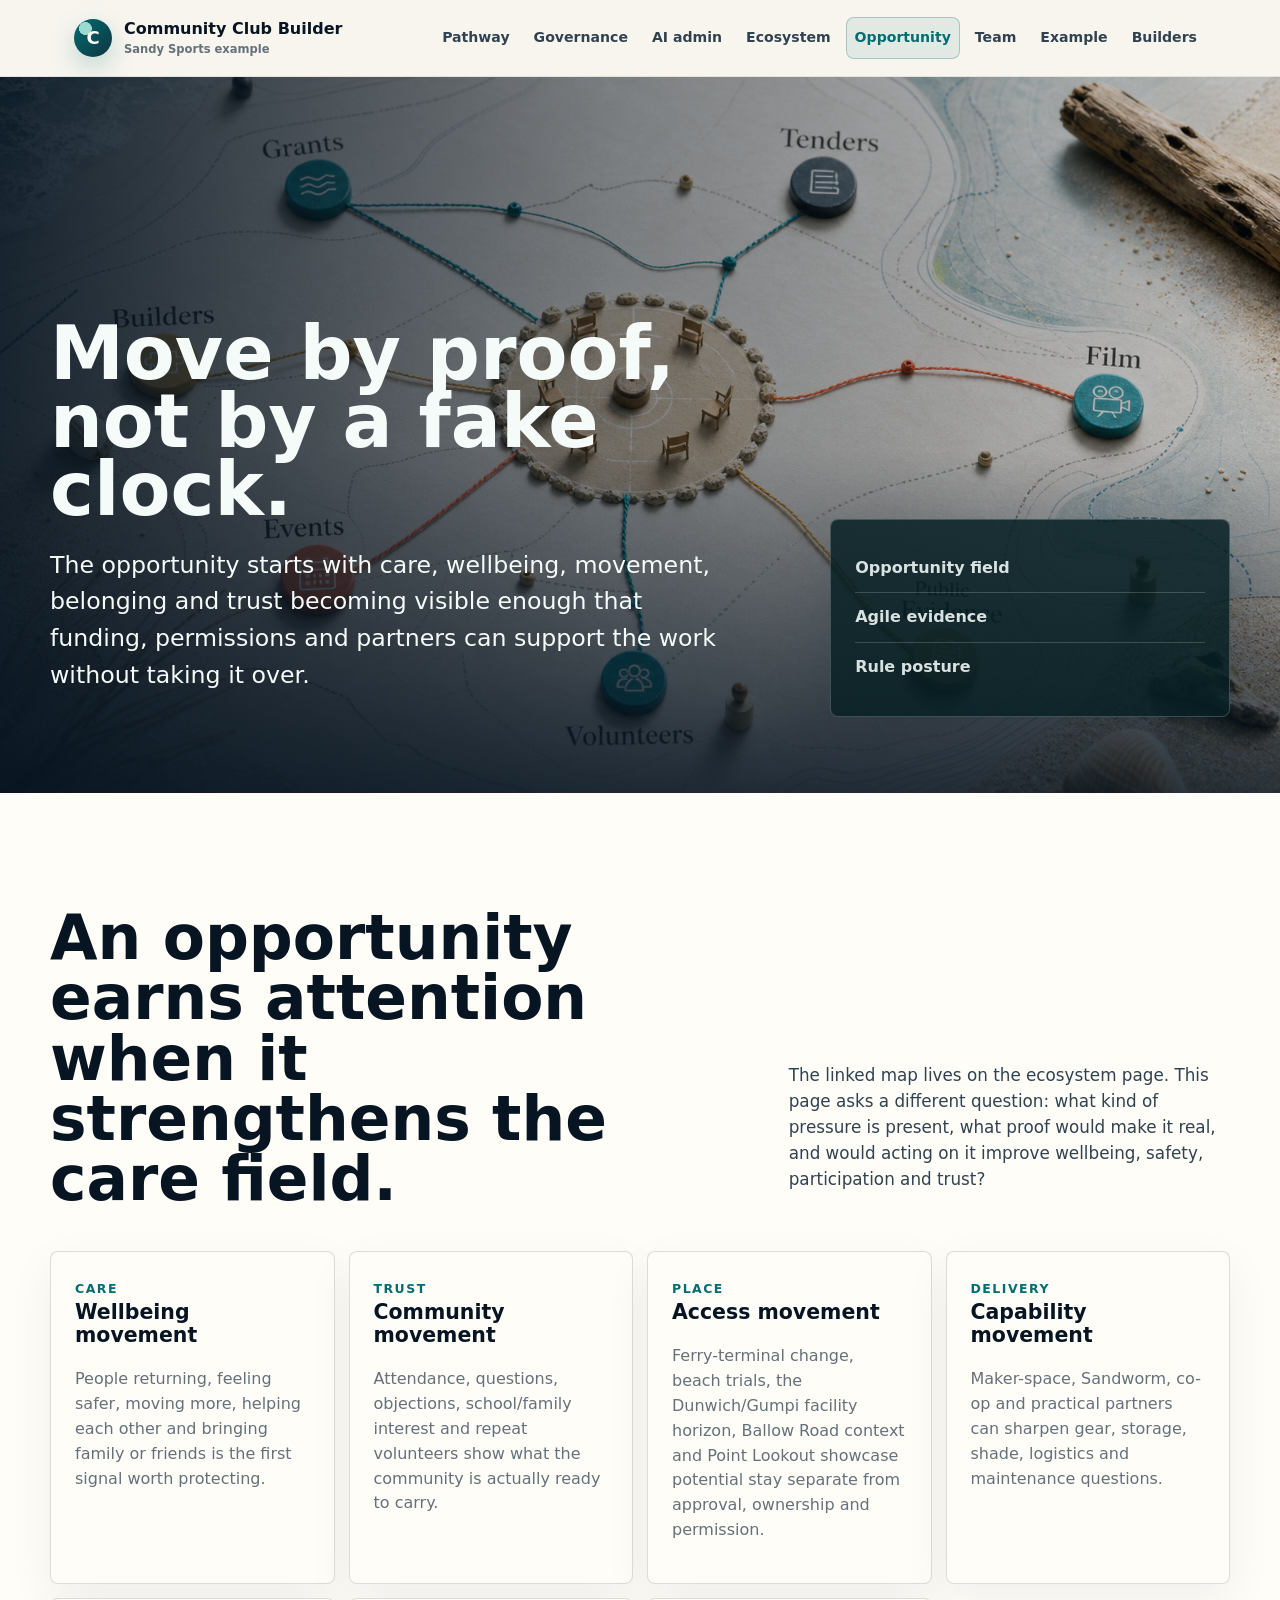
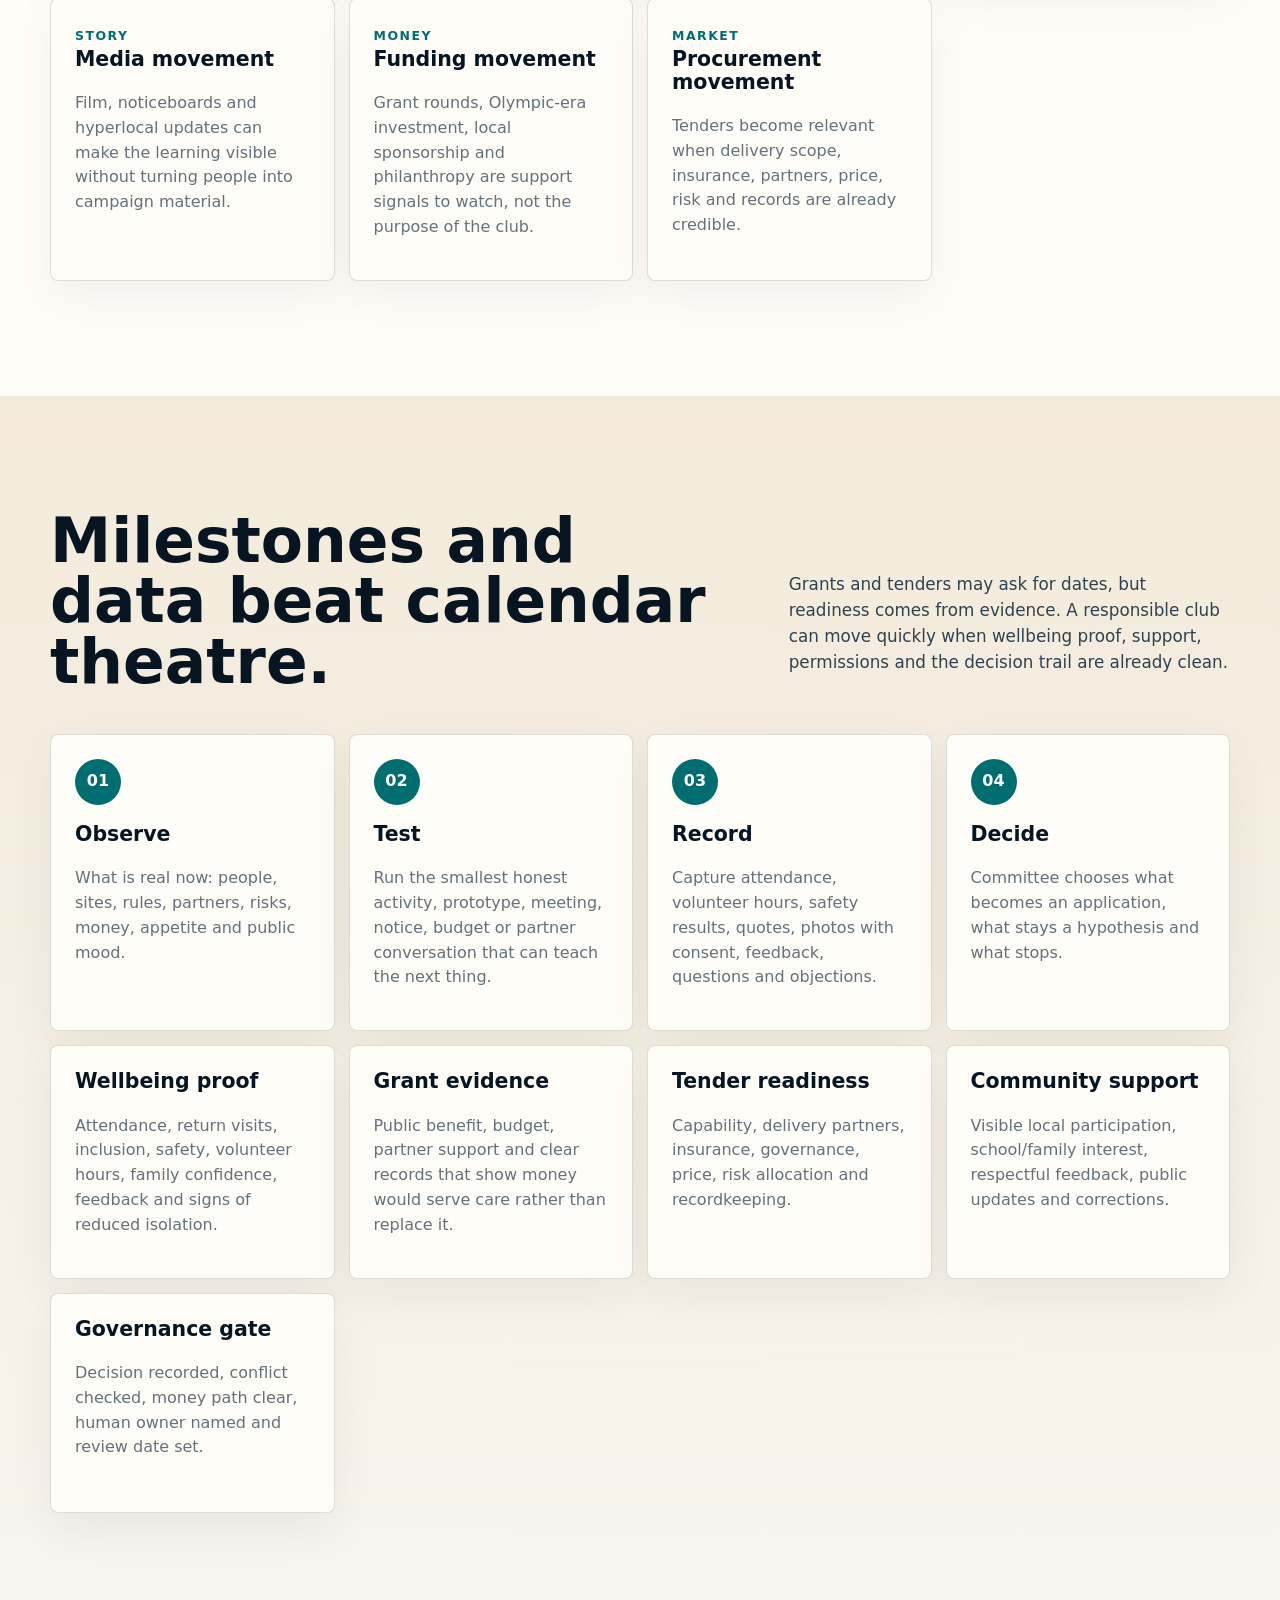
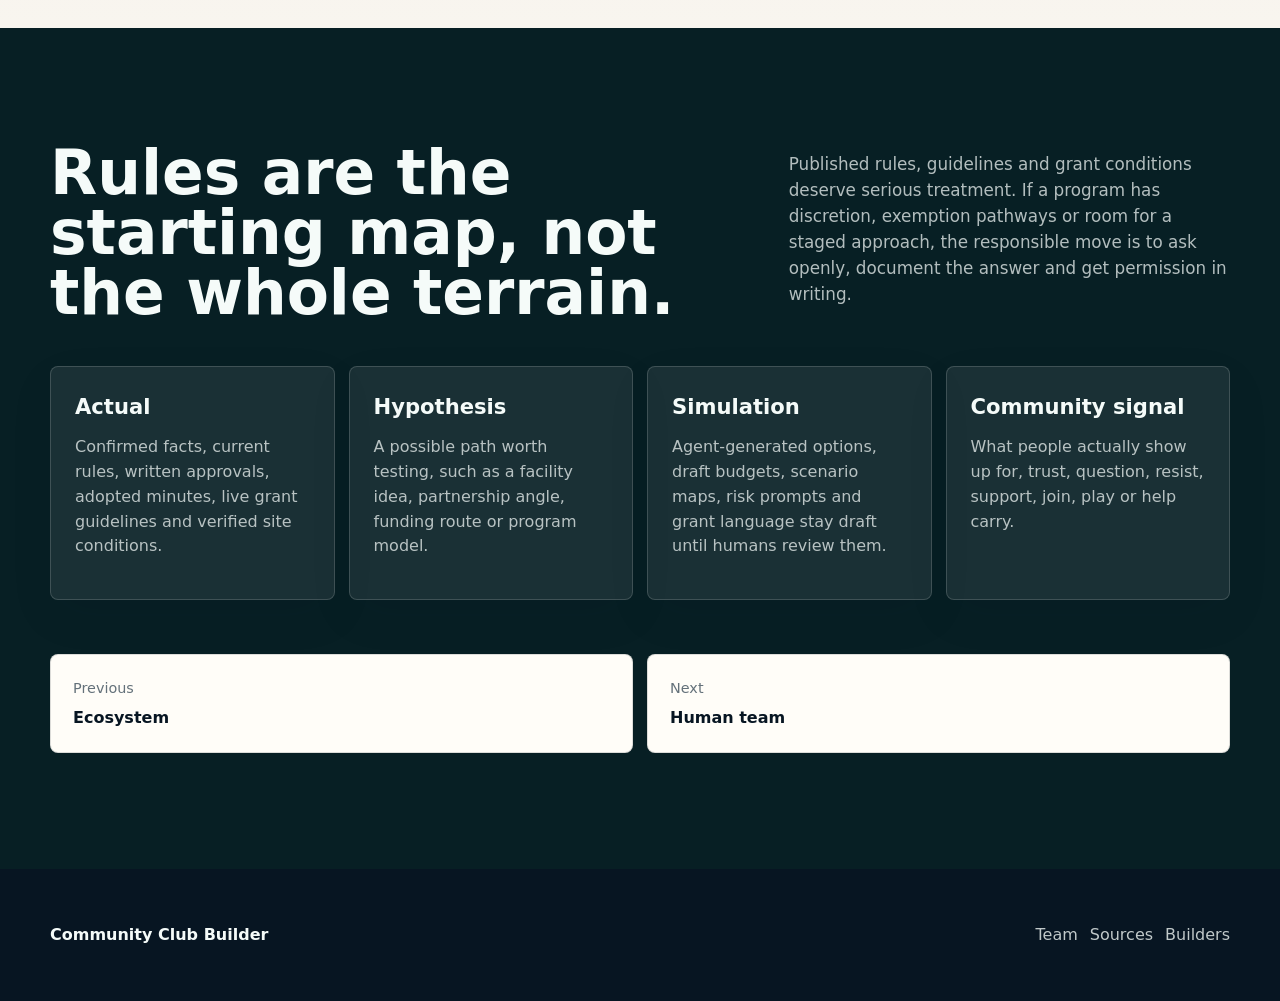
<file: opportunity-stack.html>
<!doctype html>
<html lang="en-AU">
<head>
  <meta charset="utf-8">
  <meta name="viewport" content="width=device-width, initial-scale=1">
  <title>Opportunity Stack | Community Club Builder</title>
  <meta name="description" content="An agile opportunity lens for mobilising care, wellbeing, grants, tenders, ferry-terminal context and adjacent community systems.">
  <link rel="icon" href="favicon.svg" type="image/svg+xml">
  <link rel="stylesheet" href="assets/css/styles.css?v=20260707-human-team">
</head>
<body>
  <a class="skip-link" href="#main">Skip to content</a>
  <header class="site-header">
    <div class="nav-wrap">
      <a class="brand" href="index.html"><span class="brand-mark">C</span><span>Community Club Builder <small>Sandy Sports example</small></span></a>
      <button class="nav-toggle" type="button" aria-label="Toggle navigation" aria-expanded="false"><span></span></button>
      <nav class="site-nav" aria-label="Main navigation">
        <a href="pathway.html">Pathway</a>
        <a href="governance.html">Governance</a>
        <a href="operating-system.html">AI admin</a>
        <a href="ecosystem.html">Ecosystem</a>
        <a href="opportunity-stack.html" aria-current="page">Opportunity</a>
        <a href="human-team.html">Team</a>
        <a href="sandy-sports.html">Example</a>
        <a class="nav-action" href="builders.html">Builders</a>
      </nav>
    </div>
  </header>

  <main id="main">
    <section class="page-hero cinematic-hero">
      <div class="hero-media">
        <img src="assets/img/ecosystem-map.png" alt="A tactile ecosystem map linking grants, tenders, ferry context, builders, media, evidence and volunteers.">
      </div>
      <div class="wrap">
        <div>
          <h1>Move by proof, not by a fake clock.</h1>
          <p class="lead">The opportunity starts with care, wellbeing, movement, belonging and trust becoming visible enough that funding, permissions and partners can support the work without taking it over.</p>
        </div>
        <div class="mini-map">
          <a href="#field">Opportunity field</a>
          <a href="#agile">Agile evidence</a>
          <a href="#rules">Rule posture</a>
        </div>
      </div>
    </section>

    <section id="field" class="band paper">
      <div class="wrap section-head">
        <h2>An opportunity earns attention when it strengthens the care field.</h2>
        <p>The linked map lives on the ecosystem page. This page asks a different question: what kind of pressure is present, what proof would make it real, and would acting on it improve wellbeing, safety, participation and trust?</p>
      </div>
      <div class="wrap milestone-grid">
        <article class="milestone-card"><span class="card-index">Care</span><h3>Wellbeing movement</h3><p>People returning, feeling safer, moving more, helping each other and bringing family or friends is the first signal worth protecting.</p></article>
        <article class="milestone-card"><span class="card-index">Trust</span><h3>Community movement</h3><p>Attendance, questions, objections, school/family interest and repeat volunteers show what the community is actually ready to carry.</p></article>
        <article class="milestone-card"><span class="card-index">Place</span><h3>Access movement</h3><p>Ferry-terminal change, beach trials, the Dunwich/Gumpi facility horizon, Ballow Road context and Point Lookout showcase potential stay separate from approval, ownership and permission.</p></article>
        <article class="milestone-card"><span class="card-index">Delivery</span><h3>Capability movement</h3><p>Maker-space, Sandworm, co-op and practical partners can sharpen gear, storage, shade, logistics and maintenance questions.</p></article>
        <article class="milestone-card"><span class="card-index">Story</span><h3>Media movement</h3><p>Film, noticeboards and hyperlocal updates can make the learning visible without turning people into campaign material.</p></article>
        <article class="milestone-card"><span class="card-index">Money</span><h3>Funding movement</h3><p>Grant rounds, Olympic-era investment, local sponsorship and philanthropy are support signals to watch, not the purpose of the club.</p></article>
        <article class="milestone-card"><span class="card-index">Market</span><h3>Procurement movement</h3><p>Tenders become relevant when delivery scope, insurance, partners, price, risk and records are already credible.</p></article>
      </div>
    </section>

    <section id="agile" class="band sand">
      <div class="wrap section-head">
        <h2>Milestones and data beat calendar theatre.</h2>
        <p>Grants and tenders may ask for dates, but readiness comes from evidence. A responsible club can move quickly when wellbeing proof, support, permissions and the decision trail are already clean.</p>
      </div>
      <div class="wrap evidence-loop">
        <article class="loop-step"><span>01</span><h3>Observe</h3><p>What is real now: people, sites, rules, partners, risks, money, appetite and public mood.</p></article>
        <article class="loop-step"><span>02</span><h3>Test</h3><p>Run the smallest honest activity, prototype, meeting, notice, budget or partner conversation that can teach the next thing.</p></article>
        <article class="loop-step"><span>03</span><h3>Record</h3><p>Capture attendance, volunteer hours, safety results, quotes, photos with consent, feedback, questions and objections.</p></article>
        <article class="loop-step"><span>04</span><h3>Decide</h3><p>Committee chooses what becomes an application, what stays a hypothesis and what stops.</p></article>
      </div>
      <div class="wrap milestone-grid">
        <article class="milestone-card"><h3>Wellbeing proof</h3><p>Attendance, return visits, inclusion, safety, volunteer hours, family confidence, feedback and signs of reduced isolation.</p></article>
        <article class="milestone-card"><h3>Grant evidence</h3><p>Public benefit, budget, partner support and clear records that show money would serve care rather than replace it.</p></article>
        <article class="milestone-card"><h3>Tender readiness</h3><p>Capability, delivery partners, insurance, governance, price, risk allocation and recordkeeping.</p></article>
        <article class="milestone-card"><h3>Community support</h3><p>Visible local participation, school/family interest, respectful feedback, public updates and corrections.</p></article>
        <article class="milestone-card"><h3>Governance gate</h3><p>Decision recorded, conflict checked, money path clear, human owner named and review date set.</p></article>
      </div>
    </section>

    <section id="rules" class="band dark">
      <div class="wrap section-head">
        <h2>Rules are the starting map, not the whole terrain.</h2>
        <p>Published rules, guidelines and grant conditions deserve serious treatment. If a program has discretion, exemption pathways or room for a staged approach, the responsible move is to ask openly, document the answer and get permission in writing.</p>
      </div>
      <div class="wrap truth-grid">
        <article class="system-card"><h3>Actual</h3><p>Confirmed facts, current rules, written approvals, adopted minutes, live grant guidelines and verified site conditions.</p></article>
        <article class="system-card"><h3>Hypothesis</h3><p>A possible path worth testing, such as a facility idea, partnership angle, funding route or program model.</p></article>
        <article class="system-card"><h3>Simulation</h3><p>Agent-generated options, draft budgets, scenario maps, risk prompts and grant language stay draft until humans review them.</p></article>
        <article class="system-card"><h3>Community signal</h3><p>What people actually show up for, trust, question, resist, support, join, play or help carry.</p></article>
      </div>
      <div class="wrap prev-next">
        <a href="ecosystem.html"><span>Previous</span><strong>Ecosystem</strong></a>
        <a href="human-team.html"><span>Next</span><strong>Human team</strong></a>
      </div>
    </section>
  </main>

  <footer class="site-footer"><div class="footer-grid"><strong>Community Club Builder</strong><div class="footer-links"><a href="human-team.html">Team</a><a href="sources.html">Sources</a><a href="builders.html">Builders</a></div></div></footer>
  <a class="back-to-top" href="#main" aria-label="Back to top">&uarr;</a>
  <script src="assets/js/site.js"></script>
</body>
</html>
</file>
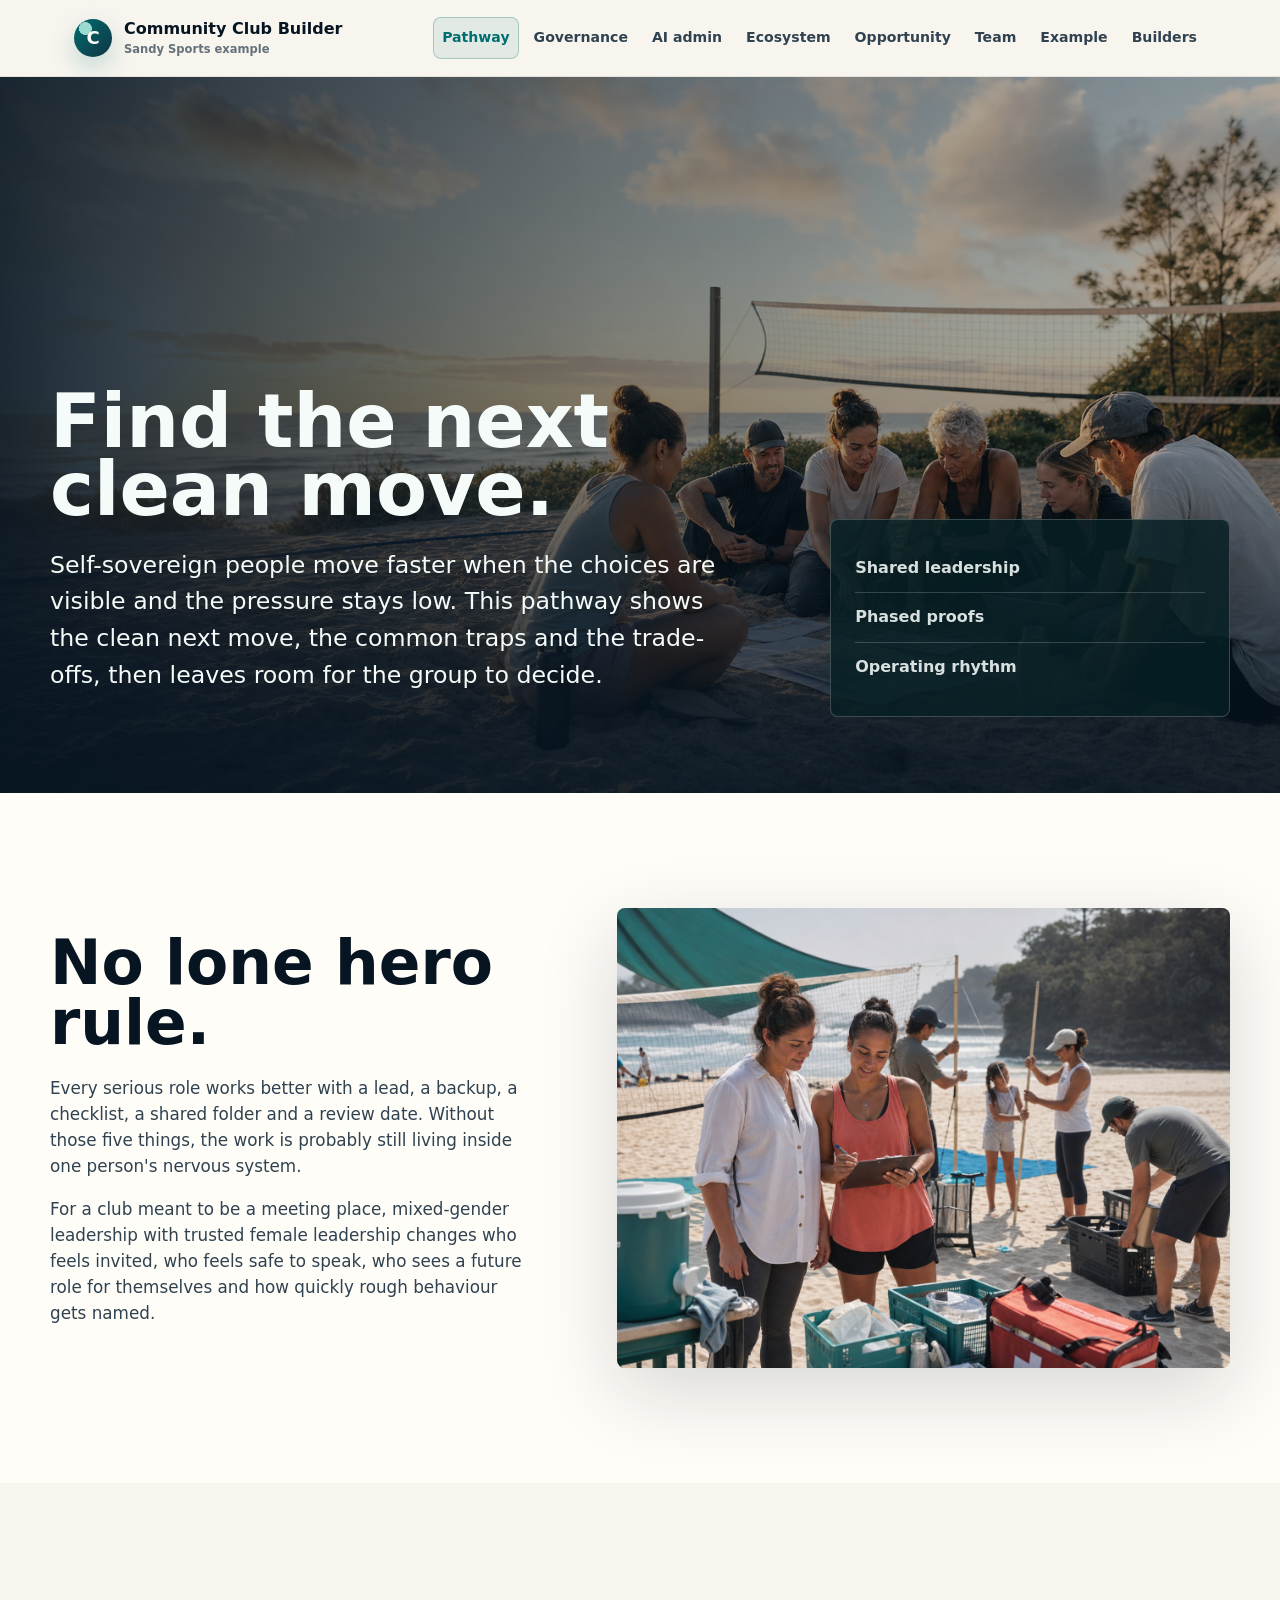
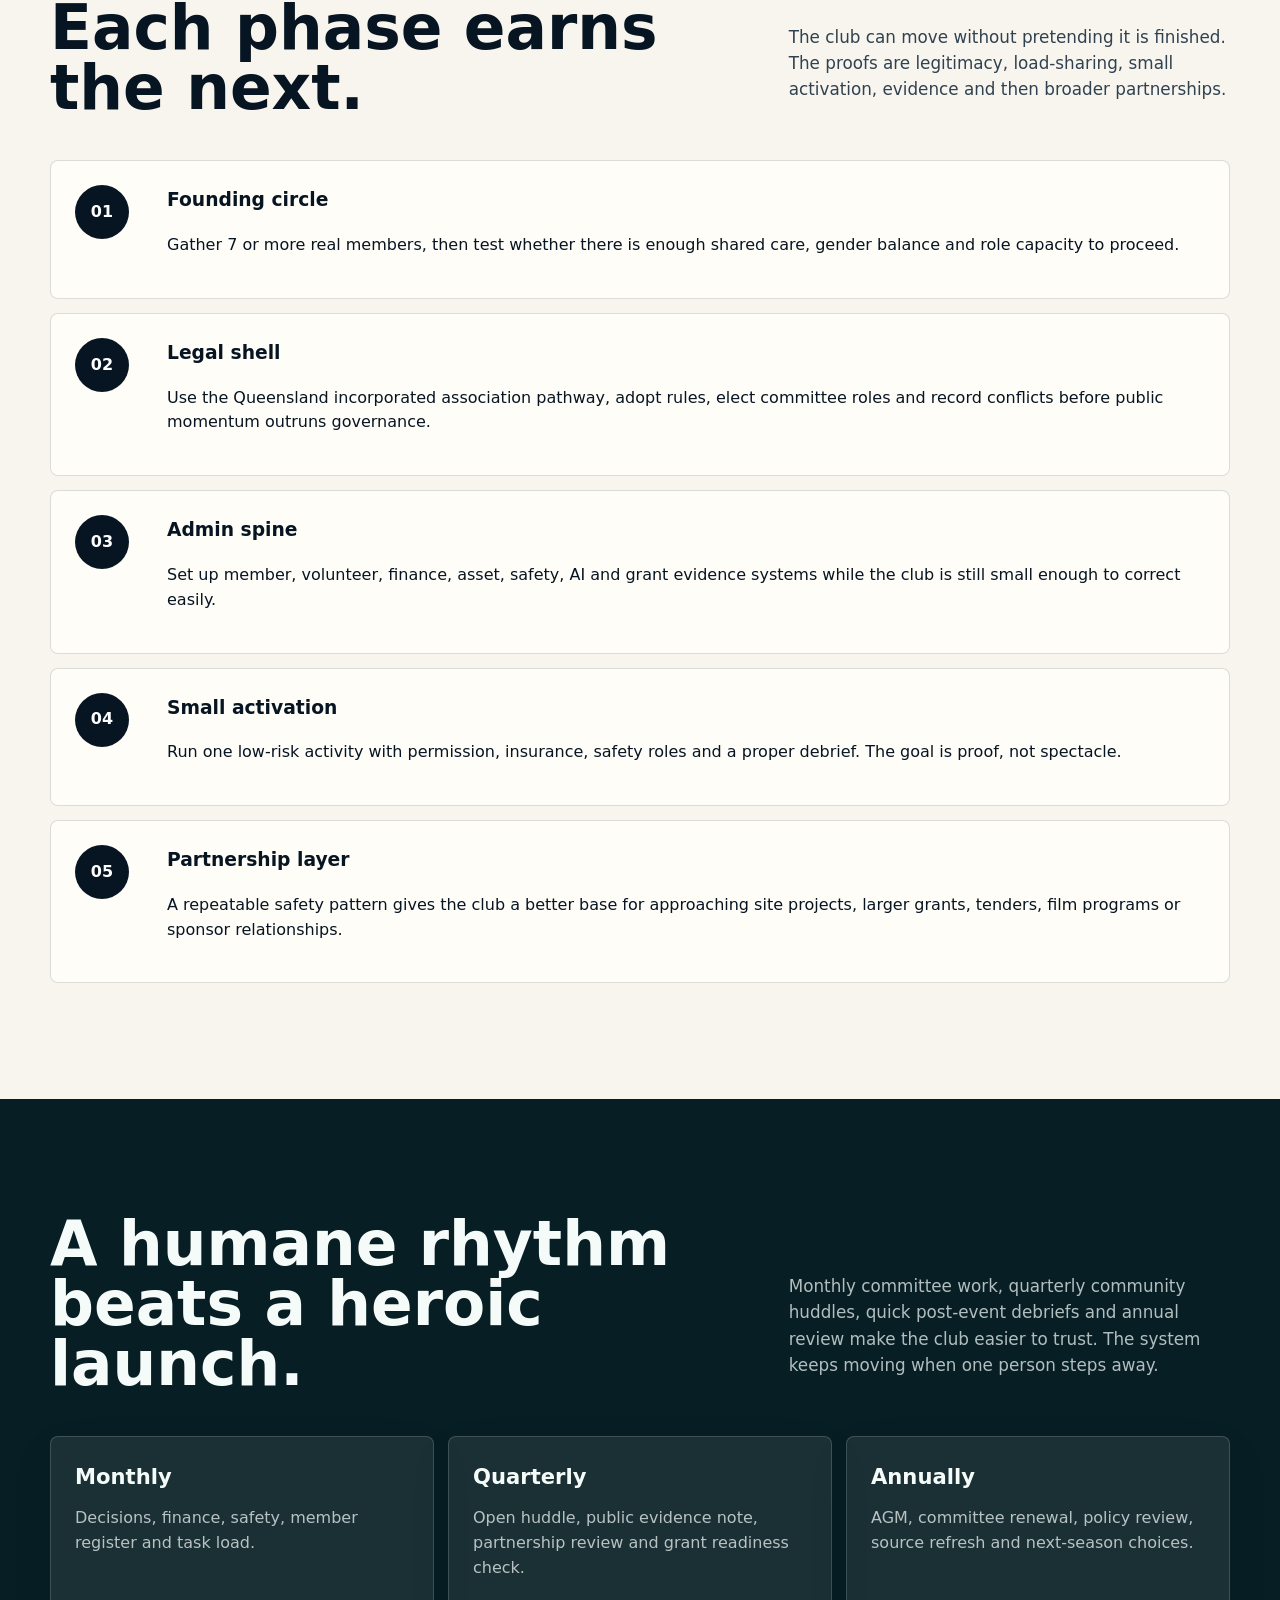
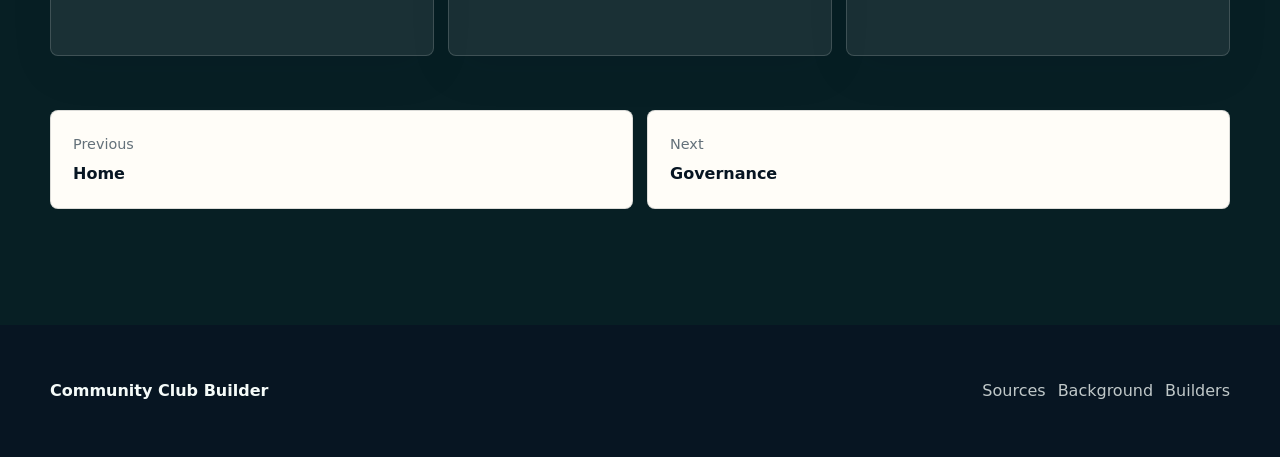
<file: pathway.html>
<!doctype html>
<html lang="en-AU">
<head>
  <meta charset="utf-8">
  <meta name="viewport" content="width=device-width, initial-scale=1">
  <title>Pathway | Community Club Builder</title>
  <meta name="description" content="A non-prescriptive pathway for forming a resilient community club without loading everything onto one person.">
  <link rel="icon" href="favicon.svg" type="image/svg+xml">
  <link rel="stylesheet" href="assets/css/styles.css?v=20260707-human-team">
</head>
<body>
  <a class="skip-link" href="#main">Skip to content</a>
  <header class="site-header">
    <div class="nav-wrap">
      <a class="brand" href="index.html"><span class="brand-mark">C</span><span>Community Club Builder <small>Sandy Sports example</small></span></a>
      <button class="nav-toggle" type="button" aria-label="Toggle navigation" aria-expanded="false"><span></span></button>
      <nav class="site-nav" aria-label="Main navigation">
        <a href="pathway.html" aria-current="page">Pathway</a>
        <a href="governance.html">Governance</a>
        <a href="operating-system.html">AI admin</a>
        <a href="ecosystem.html">Ecosystem</a>
        <a href="opportunity-stack.html">Opportunity</a>
        <a href="human-team.html">Team</a>
        <a href="sandy-sports.html">Example</a>
        <a class="nav-action" href="builders.html">Builders</a>
      </nav>
    </div>
  </header>
  <main id="main">
    <section class="page-hero cinematic-hero">
      <div class="hero-media">
        <img src="assets/img/hero-community.png" alt="A mixed-gender founding group planning a community sand sports club beside a coastal sand court.">
      </div>
      <div class="wrap">
        <div>
          <h1>Find the next clean move.</h1>
          <p class="lead">Self-sovereign people move faster when the choices are visible and the pressure stays low. This pathway shows the clean next move, the common traps and the trade-offs, then leaves room for the group to decide.</p>
        </div>
        <div class="mini-map">
          <a href="#leadership">Shared leadership</a>
          <a href="#proofs">Phased proofs</a>
          <a href="#rhythm">Operating rhythm</a>
        </div>
      </div>
    </section>

    <section id="leadership" class="band paper">
      <div class="wrap split">
        <div class="feature-copy">
          <h2>No lone hero rule.</h2>
          <p>Every serious role works better with a lead, a backup, a checklist, a shared folder and a review date. Without those five things, the work is probably still living inside one person's nervous system.</p>
          <p>For a club meant to be a meeting place, mixed-gender leadership with trusted female leadership changes who feels invited, who feels safe to speak, who sees a future role for themselves and how quickly rough behaviour gets named.</p>
        </div>
        <div class="feature-image">
          <img src="assets/img/women-led-setup.png" alt="Women and mixed-gender volunteers setting up a community sand sports activity.">
        </div>
      </div>
    </section>

    <section id="proofs" class="band">
      <div class="wrap section-head">
        <h2>Each phase earns the next.</h2>
        <p>The club can move without pretending it is finished. The proofs are legitimacy, load-sharing, small activation, evidence and then broader partnerships.</p>
      </div>
      <div class="wrap timeline">
        <div class="timeline-item">
          <div>
            <h3>Founding circle</h3>
            <p>Gather 7 or more real members, then test whether there is enough shared care, gender balance and role capacity to proceed.</p>
          </div>
        </div>
        <div class="timeline-item">
          <div>
            <h3>Legal shell</h3>
            <p>Use the Queensland incorporated association pathway, adopt rules, elect committee roles and record conflicts before public momentum outruns governance.</p>
          </div>
        </div>
        <div class="timeline-item">
          <div>
            <h3>Admin spine</h3>
            <p>Set up member, volunteer, finance, asset, safety, AI and grant evidence systems while the club is still small enough to correct easily.</p>
          </div>
        </div>
        <div class="timeline-item">
          <div>
            <h3>Small activation</h3>
            <p>Run one low-risk activity with permission, insurance, safety roles and a proper debrief. The goal is proof, not spectacle.</p>
          </div>
        </div>
        <div class="timeline-item">
          <div>
            <h3>Partnership layer</h3>
            <p>A repeatable safety pattern gives the club a better base for approaching site projects, larger grants, tenders, film programs or sponsor relationships.</p>
          </div>
        </div>
      </div>
    </section>

    <section id="rhythm" class="band dark">
      <div class="wrap section-head">
        <h2>A humane rhythm beats a heroic launch.</h2>
        <p>Monthly committee work, quarterly community huddles, quick post-event debriefs and annual review make the club easier to trust. The system keeps moving when one person steps away.</p>
      </div>
      <div class="wrap system-grid">
        <div class="system-card"><h3>Monthly</h3><p>Decisions, finance, safety, member register and task load.</p></div>
        <div class="system-card"><h3>Quarterly</h3><p>Open huddle, public evidence note, partnership review and grant readiness check.</p></div>
        <div class="system-card"><h3>Annually</h3><p>AGM, committee renewal, policy review, source refresh and next-season choices.</p></div>
      </div>
      <div class="wrap prev-next">
        <a href="index.html"><span>Previous</span><strong>Home</strong></a>
        <a href="governance.html"><span>Next</span><strong>Governance</strong></a>
      </div>
    </section>
  </main>
  <footer class="site-footer"><div class="footer-grid"><strong>Community Club Builder</strong><div class="footer-links"><a href="sources.html">Sources</a><a href="background.html">Background</a><a href="builders.html">Builders</a></div></div></footer>
  <a class="back-to-top" href="#main" aria-label="Back to top">&uarr;</a>
  <script src="assets/js/site.js"></script>
</body>
</html>
</file>
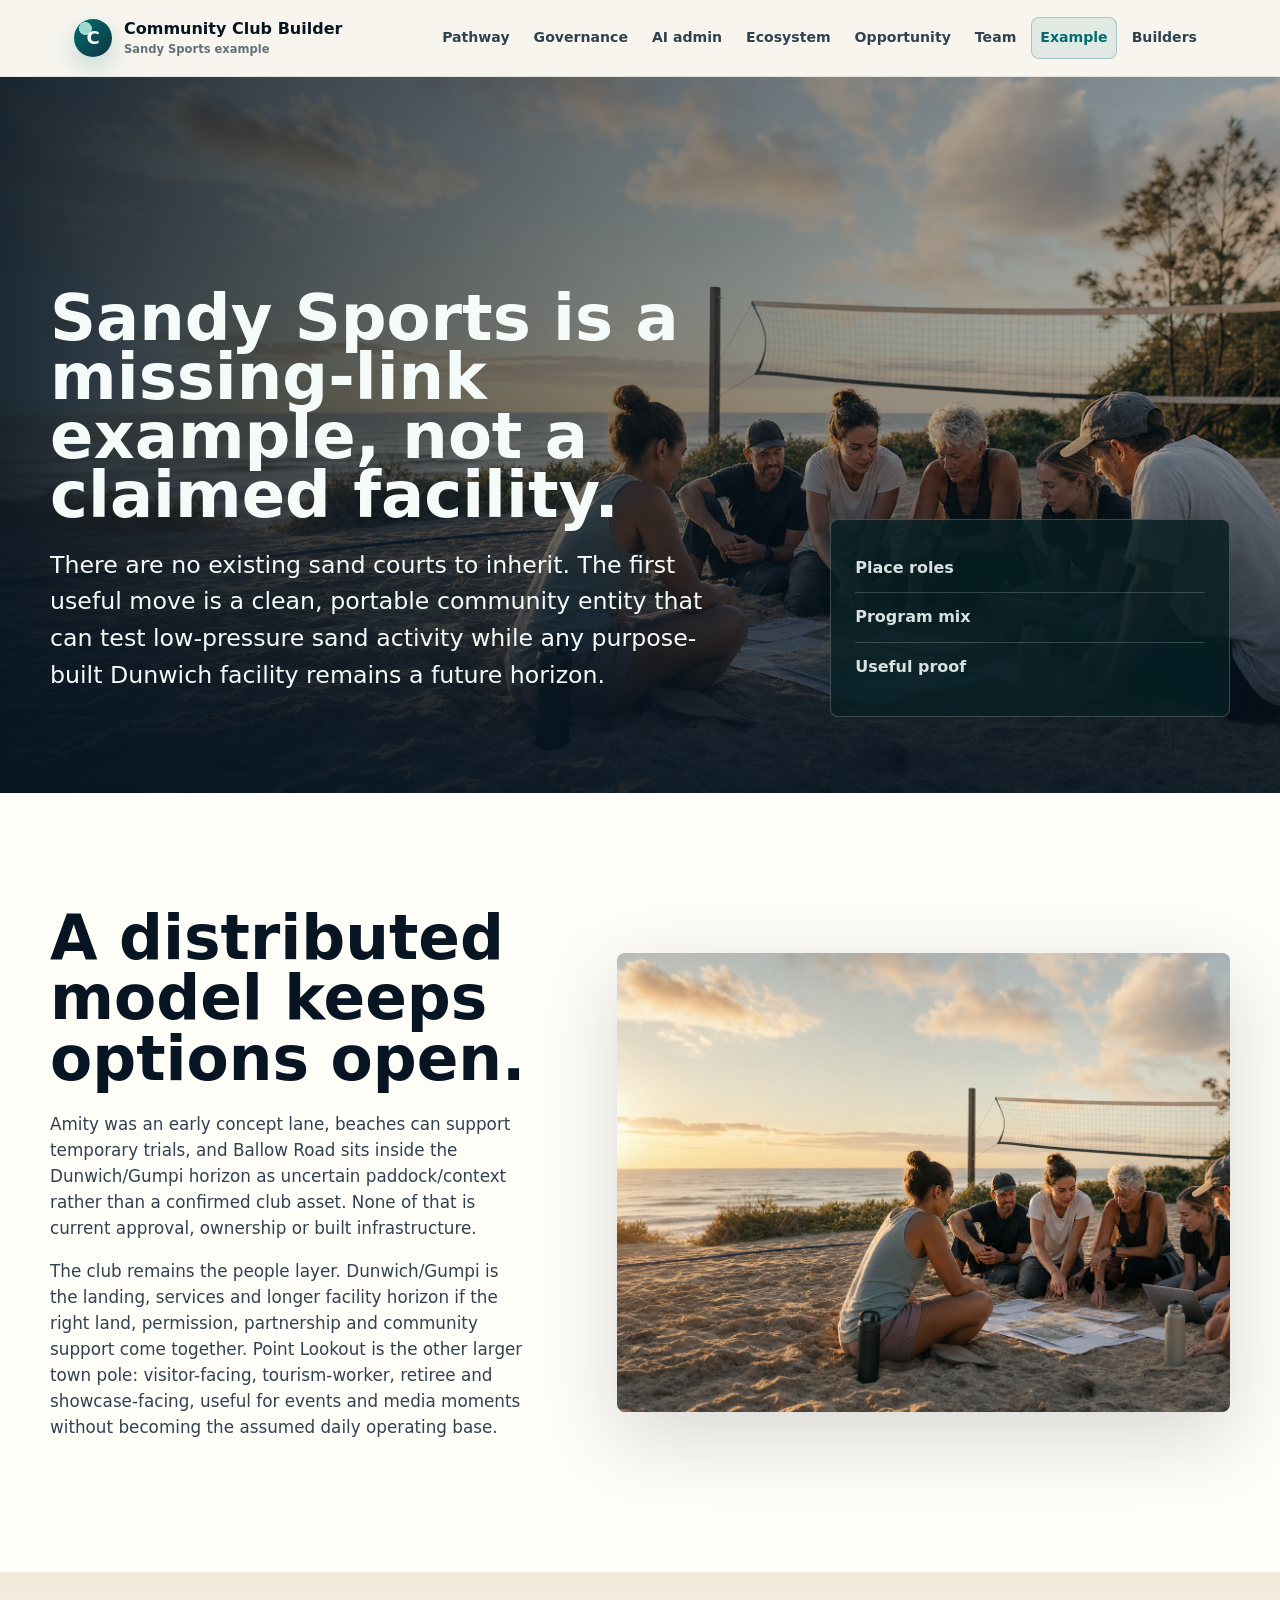
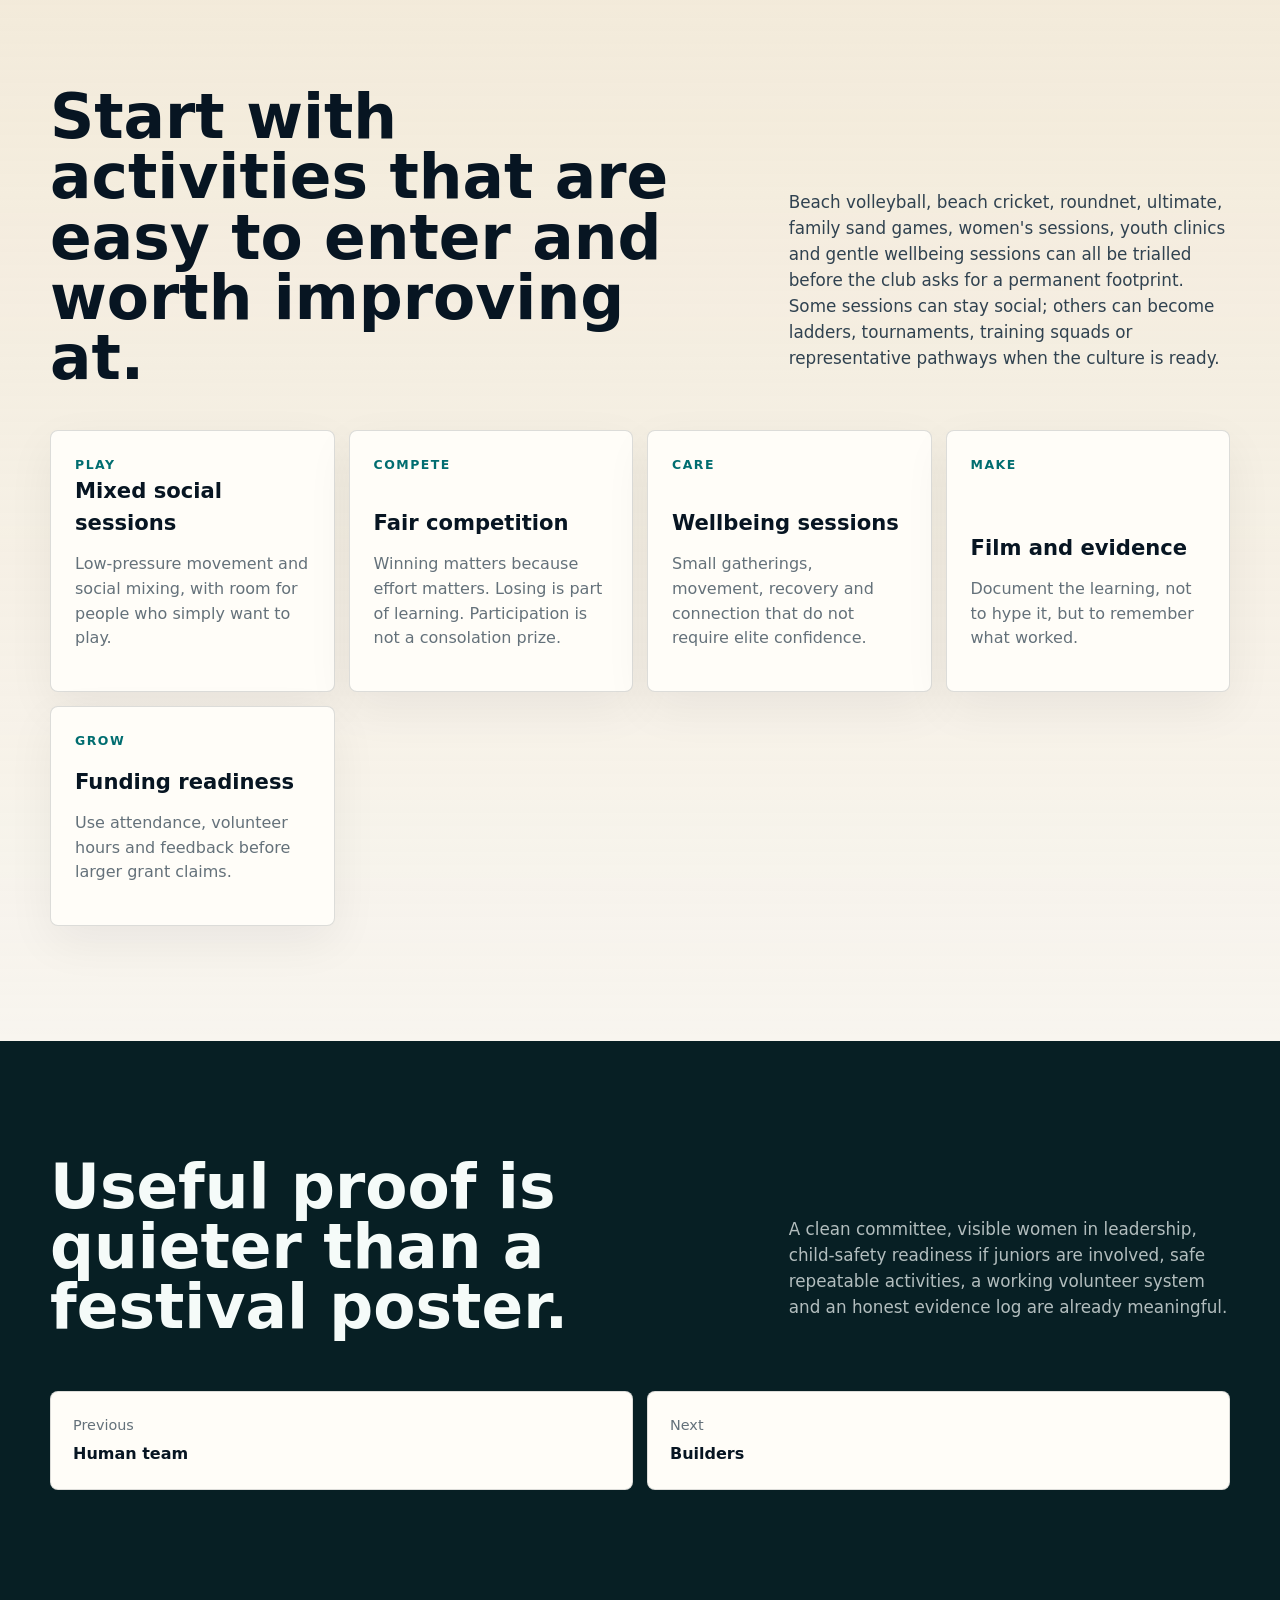
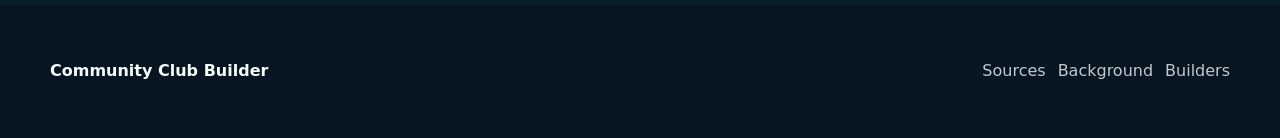
<file: sandy-sports.html>
<!doctype html>
<html lang="en-AU">
<head>
  <meta charset="utf-8">
  <meta name="viewport" content="width=device-width, initial-scale=1">
  <title>Sandy Sports Example | Community Club Builder</title>
  <meta name="description" content="A Sandy Sports club on Minjerribah as a worked example for community club building.">
  <link rel="icon" href="favicon.svg" type="image/svg+xml">
  <link rel="stylesheet" href="assets/css/styles.css?v=20260707-human-team">
</head>
<body>
  <a class="skip-link" href="#main">Skip to content</a>
  <header class="site-header">
    <div class="nav-wrap">
      <a class="brand" href="index.html"><span class="brand-mark">C</span><span>Community Club Builder <small>Sandy Sports example</small></span></a>
      <button class="nav-toggle" type="button" aria-label="Toggle navigation" aria-expanded="false"><span></span></button>
      <nav class="site-nav" aria-label="Main navigation">
        <a href="pathway.html">Pathway</a>
        <a href="governance.html">Governance</a>
        <a href="operating-system.html">AI admin</a>
        <a href="ecosystem.html">Ecosystem</a>
        <a href="opportunity-stack.html">Opportunity</a>
        <a href="human-team.html">Team</a>
        <a href="sandy-sports.html" aria-current="page">Example</a>
        <a class="nav-action" href="builders.html">Builders</a>
      </nav>
    </div>
  </header>
  <main id="main">
    <section class="page-hero cinematic-hero long-copy-hero">
      <div class="hero-media">
        <img src="assets/img/hero-community.png" alt="A community group gathered beside a sand sports court at golden hour.">
      </div>
      <div class="wrap">
        <div>
          <h1>Sandy Sports is a missing-link example, not a claimed facility.</h1>
          <p class="lead">There are no existing sand courts to inherit. The first useful move is a clean, portable community entity that can test low-pressure sand activity while any purpose-built Dunwich facility remains a future horizon.</p>
        </div>
        <div class="mini-map">
          <a href="#roles">Place roles</a>
          <a href="#program">Program mix</a>
          <a href="#proof">Useful proof</a>
        </div>
      </div>
    </section>

    <section id="roles" class="band paper">
      <div class="wrap split">
        <div class="feature-copy">
          <h2>A distributed model keeps options open.</h2>
          <p>Amity was an early concept lane, beaches can support temporary trials, and Ballow Road sits inside the Dunwich/Gumpi horizon as uncertain paddock/context rather than a confirmed club asset. None of that is current approval, ownership or built infrastructure.</p>
          <p>The club remains the people layer. Dunwich/Gumpi is the landing, services and longer facility horizon if the right land, permission, partnership and community support come together. Point Lookout is the other larger town pole: visitor-facing, tourism-worker, retiree and showcase-facing, useful for events and media moments without becoming the assumed daily operating base.</p>
        </div>
        <div class="feature-image">
          <img src="assets/img/hero-community.png" alt="A founding group planning beside a sand sports court at golden hour.">
        </div>
      </div>
    </section>

    <section id="program" class="band sand">
      <div class="wrap section-head">
        <h2>Start with activities that are easy to enter and worth improving at.</h2>
        <p>Beach volleyball, beach cricket, roundnet, ultimate, family sand games, women's sessions, youth clinics and gentle wellbeing sessions can all be trialled before the club asks for a permanent footprint. Some sessions can stay social; others can become ladders, tournaments, training squads or representative pathways when the culture is ready.</p>
      </div>
      <div class="wrap path-grid">
        <div class="path-card"><span class="card-index">Play</span><div><h3>Mixed social sessions</h3><p>Low-pressure movement and social mixing, with room for people who simply want to play.</p></div></div>
        <div class="path-card"><span class="card-index">Compete</span><div><h3>Fair competition</h3><p>Winning matters because effort matters. Losing is part of learning. Participation is not a consolation prize.</p></div></div>
        <div class="path-card"><span class="card-index">Care</span><div><h3>Wellbeing sessions</h3><p>Small gatherings, movement, recovery and connection that do not require elite confidence.</p></div></div>
        <div class="path-card"><span class="card-index">Make</span><div><h3>Film and evidence</h3><p>Document the learning, not to hype it, but to remember what worked.</p></div></div>
        <div class="path-card"><span class="card-index">Grow</span><div><h3>Funding readiness</h3><p>Use attendance, volunteer hours and feedback before larger grant claims.</p></div></div>
      </div>
    </section>

    <section id="proof" class="band dark">
      <div class="wrap section-head">
        <h2>Useful proof is quieter than a festival poster.</h2>
        <p>A clean committee, visible women in leadership, child-safety readiness if juniors are involved, safe repeatable activities, a working volunteer system and an honest evidence log are already meaningful.</p>
      </div>
      <div class="wrap prev-next">
        <a href="human-team.html"><span>Previous</span><strong>Human team</strong></a>
        <a href="builders.html"><span>Next</span><strong>Builders</strong></a>
      </div>
    </section>
  </main>
  <footer class="site-footer"><div class="footer-grid"><strong>Community Club Builder</strong><div class="footer-links"><a href="sources.html">Sources</a><a href="background.html">Background</a><a href="builders.html">Builders</a></div></div></footer>
  <a class="back-to-top" href="#main" aria-label="Back to top">&uarr;</a>
  <script src="assets/js/site.js"></script>
</body>
</html>
</file>
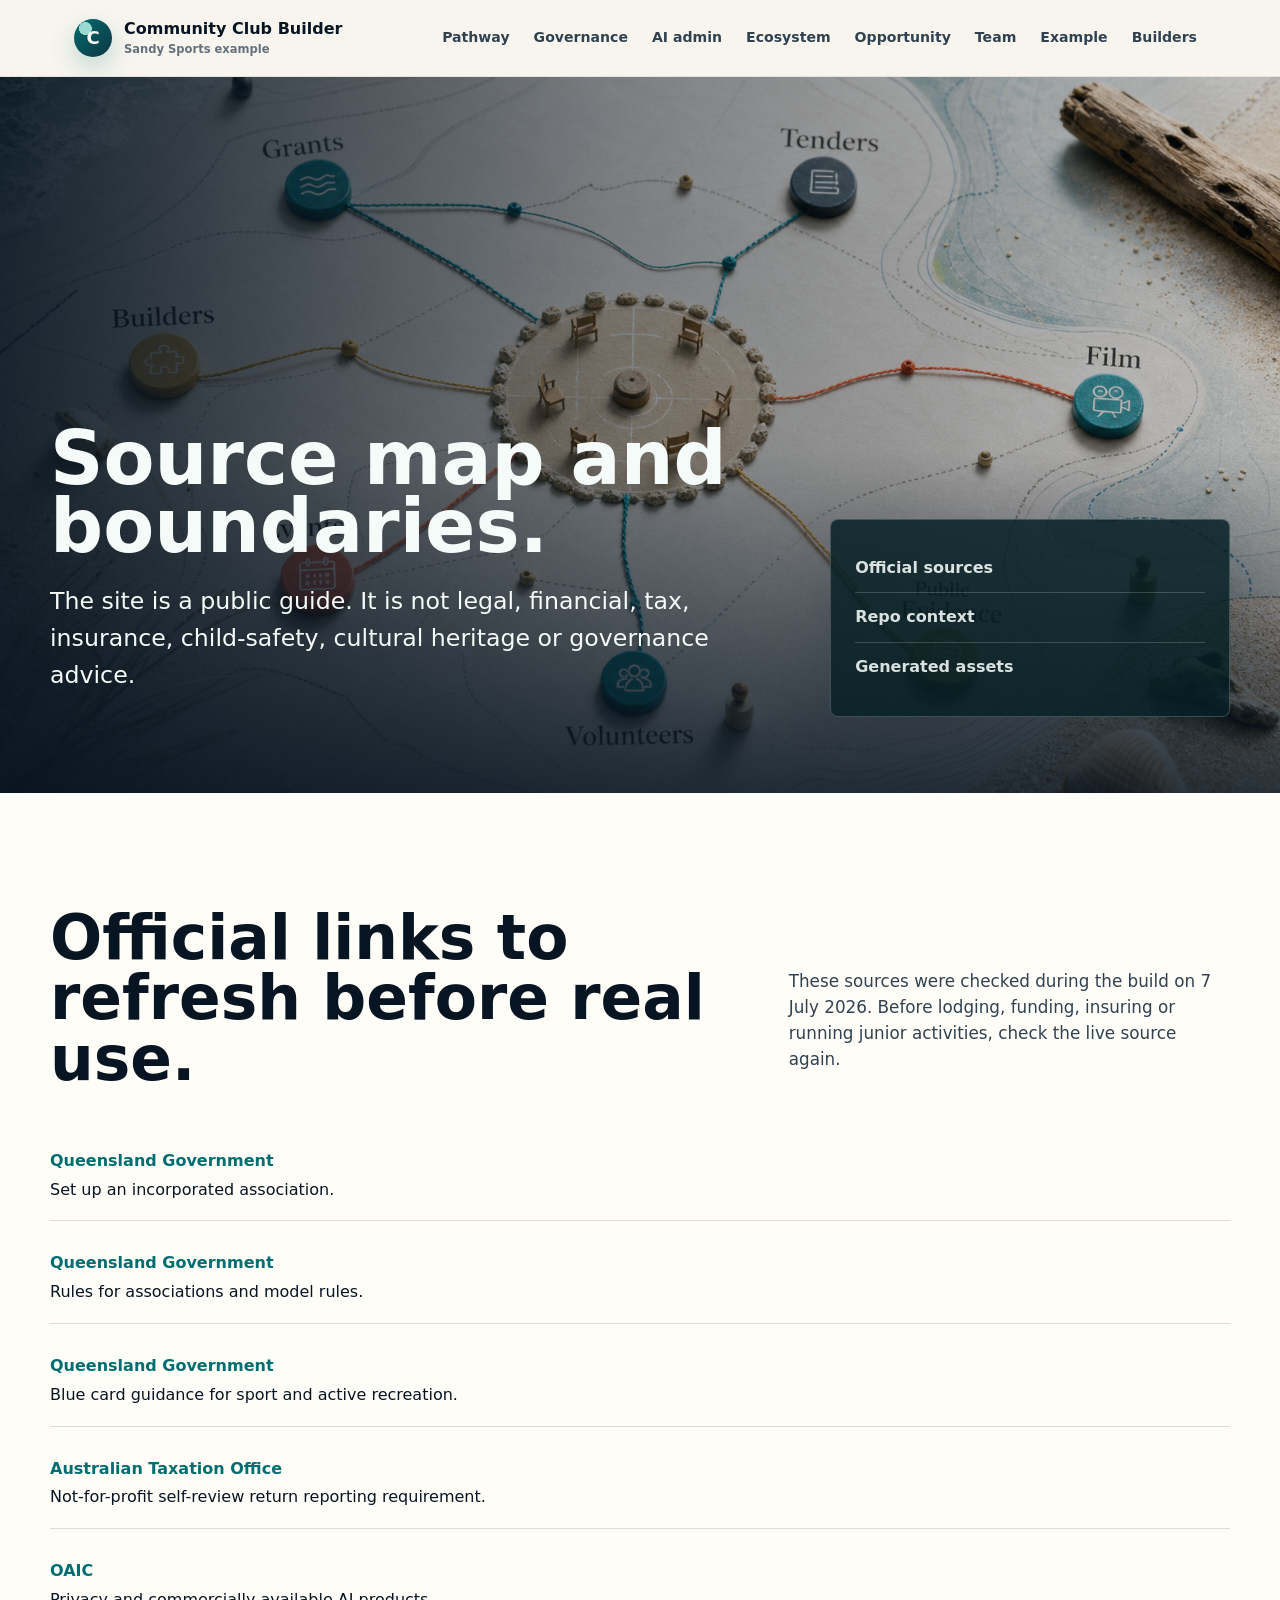
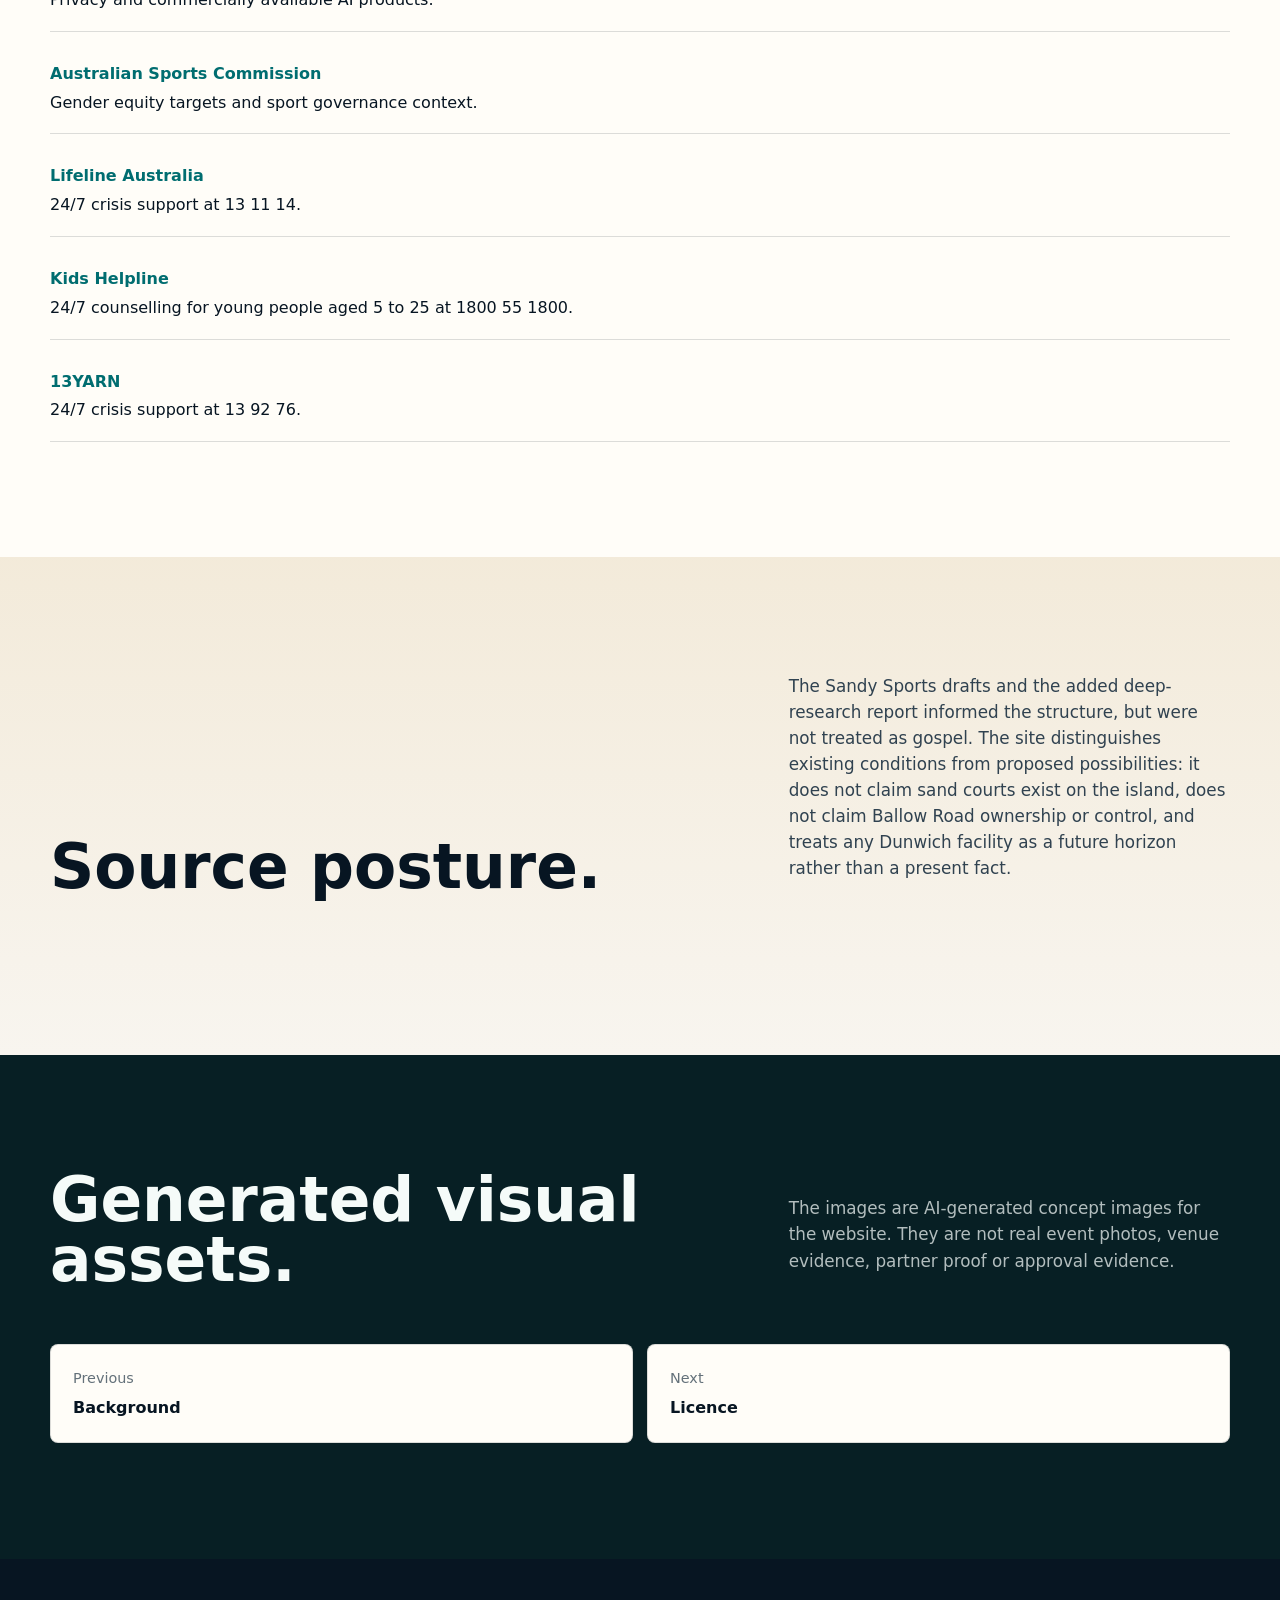
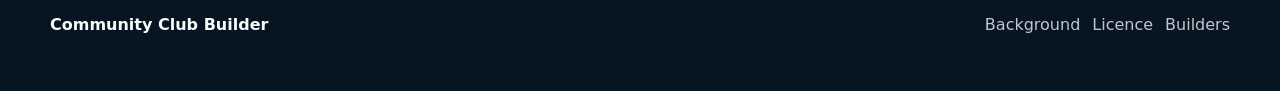
<file: sources.html>
<!doctype html>
<html lang="en-AU">
<head>
  <meta charset="utf-8">
  <meta name="viewport" content="width=device-width, initial-scale=1">
  <title>Sources | Community Club Builder</title>
  <meta name="description" content="Source posture, official links and adjacent repo references for the Community Club Builder site.">
  <link rel="icon" href="favicon.svg" type="image/svg+xml">
  <link rel="stylesheet" href="assets/css/styles.css?v=20260707-human-team">
</head>
<body>
  <a class="skip-link" href="#main">Skip to content</a>
  <header class="site-header">
    <div class="nav-wrap">
      <a class="brand" href="index.html"><span class="brand-mark">C</span><span>Community Club Builder <small>Sandy Sports example</small></span></a>
      <button class="nav-toggle" type="button" aria-label="Toggle navigation" aria-expanded="false"><span></span></button>
      <nav class="site-nav" aria-label="Main navigation">
        <a href="pathway.html">Pathway</a>
        <a href="governance.html">Governance</a>
        <a href="operating-system.html">AI admin</a>
        <a href="ecosystem.html">Ecosystem</a>
        <a href="opportunity-stack.html">Opportunity</a>
        <a href="human-team.html">Team</a>
        <a href="sandy-sports.html">Example</a>
        <a class="nav-action" href="builders.html">Builders</a>
      </nav>
    </div>
  </header>
  <main id="main">
    <section class="page-hero cinematic-hero">
      <div class="hero-media">
        <img src="assets/img/ecosystem-map.png" alt="A tactile source and ecosystem map showing connected club, grant, tender, film and volunteer pathways.">
      </div>
      <div class="wrap">
        <div>
          <h1>Source map and boundaries.</h1>
          <p class="lead">The site is a public guide. It is not legal, financial, tax, insurance, child-safety, cultural heritage or governance advice.</p>
        </div>
        <div class="mini-map">
          <a href="#official">Official sources</a>
          <a href="#repo">Repo context</a>
          <a href="#assets">Generated assets</a>
        </div>
      </div>
    </section>

    <section id="official" class="band paper">
      <div class="wrap section-head">
        <h2>Official links to refresh before real use.</h2>
        <p>These sources were checked during the build on 7 July 2026. Before lodging, funding, insuring or running junior activities, check the live source again.</p>
      </div>
      <div class="wrap source-list">
        <a class="source-link" href="https://www.qld.gov.au/community/fair-trading/associations-charities-and-non-for-profits/incorporated-associations/set-up-an-incorporated-association"><strong>Queensland Government</strong><span>Set up an incorporated association.</span></a>
        <a class="source-link" href="https://www.qld.gov.au/community/fair-trading/associations-charities-and-non-for-profits/incorporated-associations/running-an-incorporated-association/rules-for-associations"><strong>Queensland Government</strong><span>Rules for associations and model rules.</span></a>
        <a class="source-link" href="https://www.qld.gov.au/jobs/blue-card/required/individuals-businesses/sport-active-recreation"><strong>Queensland Government</strong><span>Blue card guidance for sport and active recreation.</span></a>
        <a class="source-link" href="https://www.ato.gov.au/businesses-and-organisations/not-for-profit-organisations/statements-and-returns/nfp-self-review-return-reporting-requirement"><strong>Australian Taxation Office</strong><span>Not-for-profit self-review return reporting requirement.</span></a>
        <a class="source-link" href="https://www.oaic.gov.au/privacy/privacy-guidance-for-organisations-and-government-agencies/guidance-on-privacy-and-the-use-of-commercially-available-ai-products"><strong>OAIC</strong><span>Privacy and commercially available AI products.</span></a>
        <a class="source-link" href="https://www.ausport.gov.au/clearinghouse/networks/gender-equity"><strong>Australian Sports Commission</strong><span>Gender equity targets and sport governance context.</span></a>
        <a class="source-link" href="https://www.lifeline.org.au/131114"><strong>Lifeline Australia</strong><span>24/7 crisis support at 13 11 14.</span></a>
        <a class="source-link" href="https://www.kidshelpline.com.au/"><strong>Kids Helpline</strong><span>24/7 counselling for young people aged 5 to 25 at 1800 55 1800.</span></a>
        <a class="source-link" href="https://www.13yarn.org.au/"><strong>13YARN</strong><span>24/7 crisis support at 13 92 76.</span></a>
      </div>
    </section>

    <section id="repo" class="band sand">
      <div class="wrap section-head">
        <h2>Source posture.</h2>
        <p>The Sandy Sports drafts and the added deep-research report informed the structure, but were not treated as gospel. The site distinguishes existing conditions from proposed possibilities: it does not claim sand courts exist on the island, does not claim Ballow Road ownership or control, and treats any Dunwich facility as a future horizon rather than a present fact.</p>
      </div>
    </section>

    <section id="assets" class="band dark">
      <div class="wrap section-head">
        <h2>Generated visual assets.</h2>
        <p>The images are AI-generated concept images for the website. They are not real event photos, venue evidence, partner proof or approval evidence.</p>
      </div>
      <div class="wrap prev-next">
        <a href="background.html"><span>Previous</span><strong>Background</strong></a>
        <a href="licence.html"><span>Next</span><strong>Licence</strong></a>
      </div>
    </section>
  </main>
  <footer class="site-footer"><div class="footer-grid"><strong>Community Club Builder</strong><div class="footer-links"><a href="background.html">Background</a><a href="licence.html">Licence</a><a href="builders.html">Builders</a></div></div></footer>
  <a class="back-to-top" href="#main" aria-label="Back to top">&uarr;</a>
  <script src="assets/js/site.js"></script>
</body>
</html>
</file>
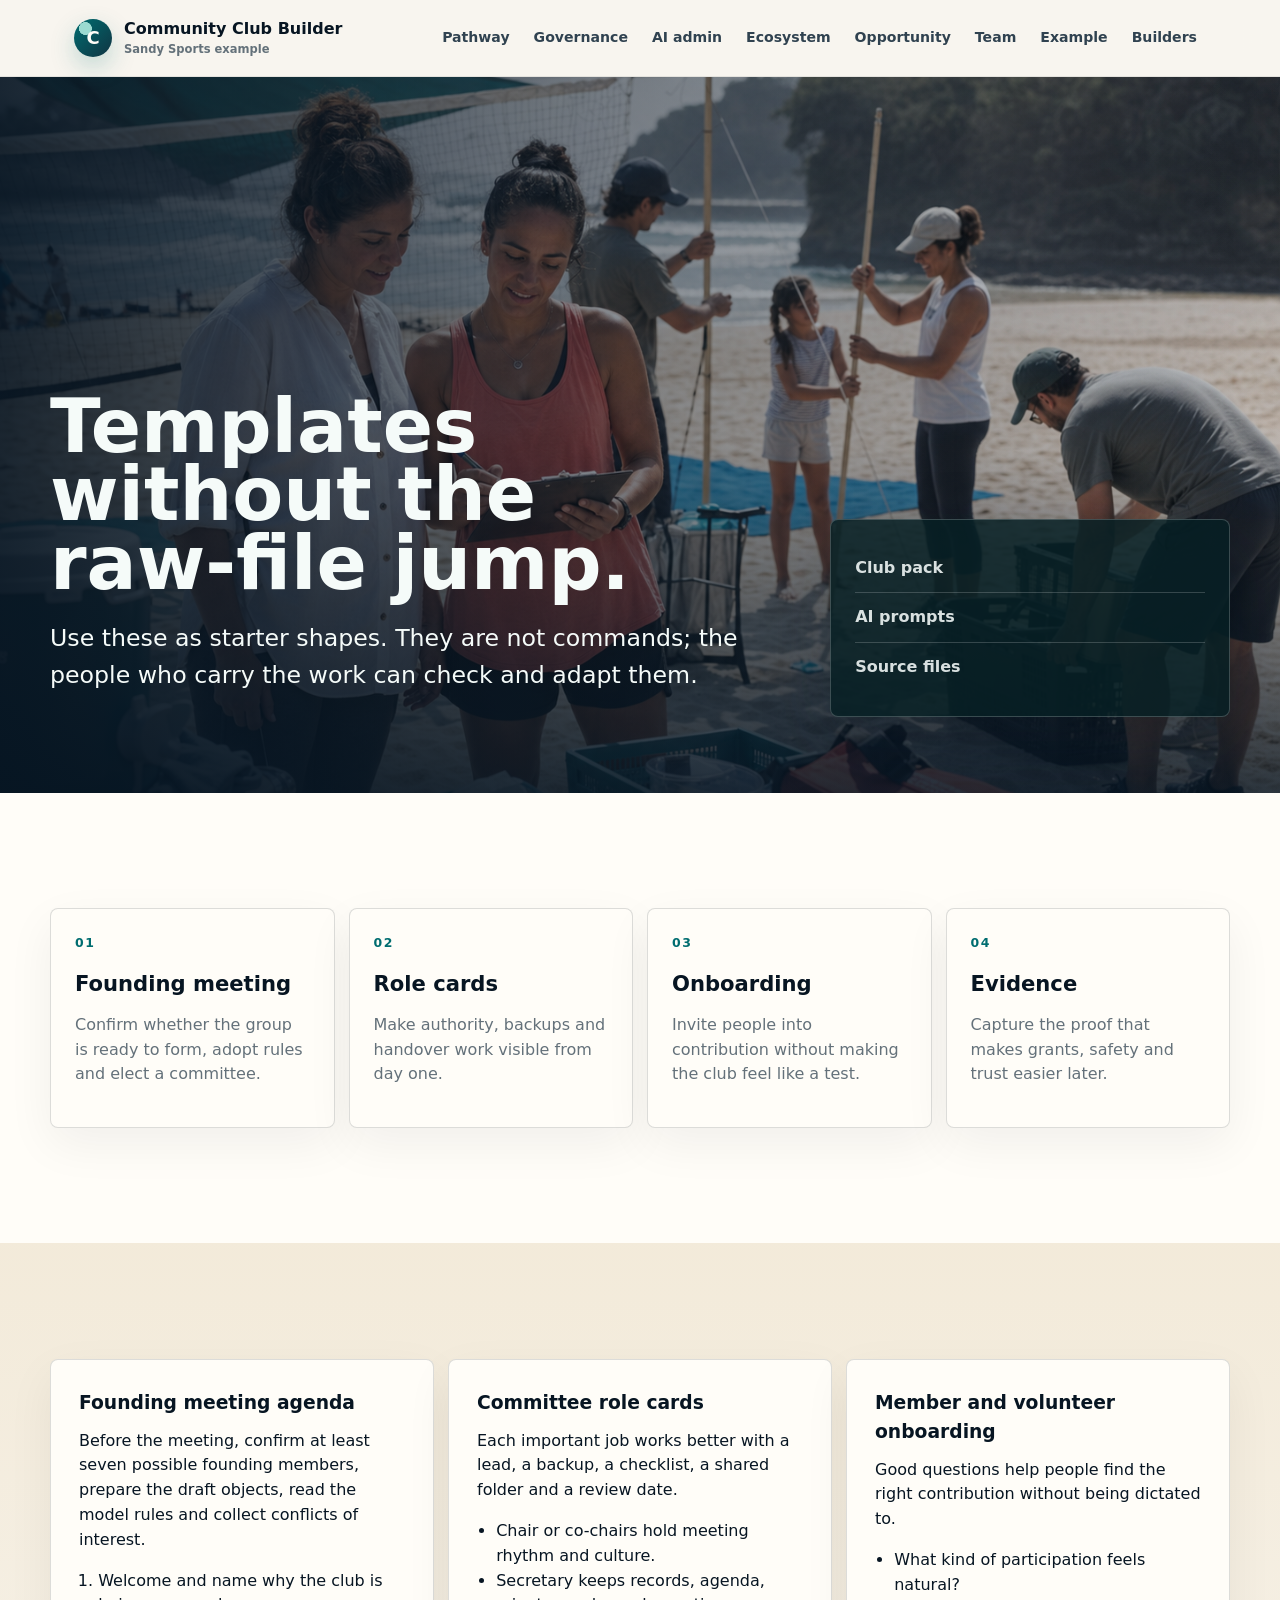
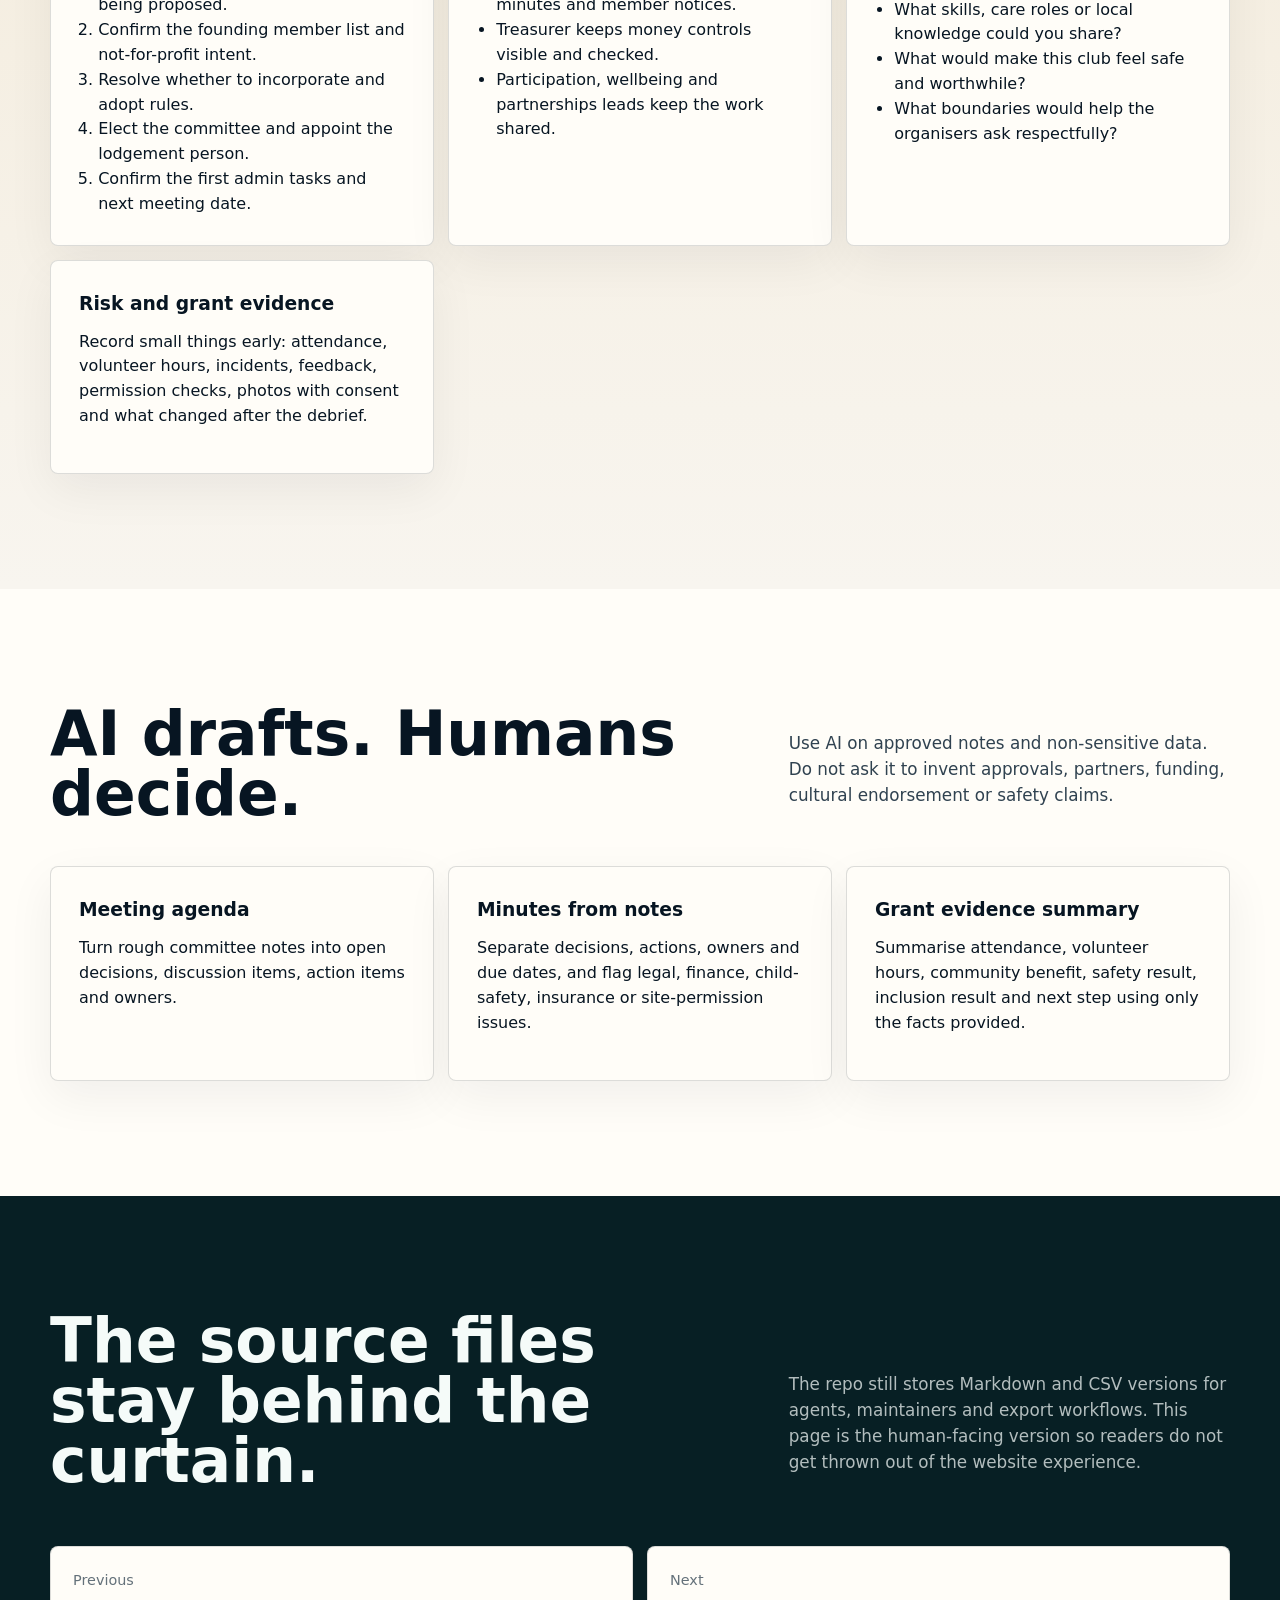
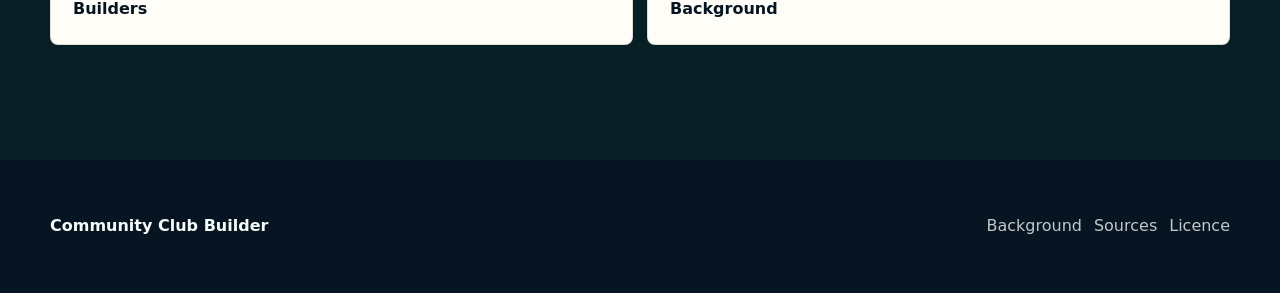
<file: templates.html>
<!doctype html>
<html lang="en-AU">
<head>
  <meta charset="utf-8">
  <meta name="viewport" content="width=device-width, initial-scale=1">
  <title>Template Guide | Community Club Builder</title>
  <meta name="description" content="Human-facing template guide for club formation, roles, onboarding, risk, grant evidence and AI prompts.">
  <link rel="icon" href="favicon.svg" type="image/svg+xml">
  <link rel="stylesheet" href="assets/css/styles.css?v=20260707-human-team">
</head>
<body>
  <a class="skip-link" href="#main">Skip to content</a>
  <header class="site-header">
    <div class="nav-wrap">
      <a class="brand" href="index.html"><span class="brand-mark">C</span><span>Community Club Builder <small>Sandy Sports example</small></span></a>
      <button class="nav-toggle" type="button" aria-label="Toggle navigation" aria-expanded="false"><span></span></button>
      <nav class="site-nav" aria-label="Main navigation">
        <a href="pathway.html">Pathway</a>
        <a href="governance.html">Governance</a>
        <a href="operating-system.html">AI admin</a>
        <a href="ecosystem.html">Ecosystem</a>
        <a href="opportunity-stack.html">Opportunity</a>
        <a href="human-team.html">Team</a>
        <a href="sandy-sports.html">Example</a>
        <a class="nav-action" href="builders.html">Builders</a>
      </nav>
    </div>
  </header>

  <main id="main">
    <section class="page-hero cinematic-hero">
      <div class="hero-media">
        <img src="assets/img/women-led-setup.png" alt="A mixed-gender community sand sports setup with shade, equipment, first aid and shared leadership.">
      </div>
      <div class="wrap">
        <div>
          <h1>Templates without the raw-file jump.</h1>
          <p class="lead">Use these as starter shapes. They are not commands; the people who carry the work can check and adapt them.</p>
        </div>
        <div class="mini-map">
          <a href="#club-pack">Club pack</a>
          <a href="#ai-prompts">AI prompts</a>
          <a href="#source-files">Source files</a>
        </div>
      </div>
    </section>

    <section id="club-pack" class="band paper">
      <div class="wrap path-grid">
        <a class="path-card" href="#founding-meeting"><span class="card-index">01</span><div><h3>Founding meeting</h3><p>Confirm whether the group is ready to form, adopt rules and elect a committee.</p></div></a>
        <a class="path-card" href="#role-cards"><span class="card-index">02</span><div><h3>Role cards</h3><p>Make authority, backups and handover work visible from day one.</p></div></a>
        <a class="path-card" href="#onboarding"><span class="card-index">03</span><div><h3>Onboarding</h3><p>Invite people into contribution without making the club feel like a test.</p></div></a>
        <a class="path-card" href="#evidence"><span class="card-index">04</span><div><h3>Evidence</h3><p>Capture the proof that makes grants, safety and trust easier later.</p></div></a>
      </div>
    </section>

    <section class="band sand">
      <div class="wrap resource-grid">
        <article id="founding-meeting" class="template-block">
          <h3>Founding meeting agenda</h3>
          <p>Before the meeting, confirm at least seven possible founding members, prepare the draft objects, read the model rules and collect conflicts of interest.</p>
          <ol>
            <li>Welcome and name why the club is being proposed.</li>
            <li>Confirm the founding member list and not-for-profit intent.</li>
            <li>Resolve whether to incorporate and adopt rules.</li>
            <li>Elect the committee and appoint the lodgement person.</li>
            <li>Confirm the first admin tasks and next meeting date.</li>
          </ol>
        </article>
        <article id="role-cards" class="template-block">
          <h3>Committee role cards</h3>
          <p>Each important job works better with a lead, a backup, a checklist, a shared folder and a review date.</p>
          <ul>
            <li>Chair or co-chairs hold meeting rhythm and culture.</li>
            <li>Secretary keeps records, agenda, minutes and member notices.</li>
            <li>Treasurer keeps money controls visible and checked.</li>
            <li>Participation, wellbeing and partnerships leads keep the work shared.</li>
          </ul>
        </article>
        <article id="onboarding" class="template-block">
          <h3>Member and volunteer onboarding</h3>
          <p>Good questions help people find the right contribution without being dictated to.</p>
          <ul>
            <li>What kind of participation feels natural?</li>
            <li>What skills, care roles or local knowledge could you share?</li>
            <li>What would make this club feel safe and worthwhile?</li>
            <li>What boundaries would help the organisers ask respectfully?</li>
          </ul>
        </article>
        <article id="evidence" class="template-block">
          <h3>Risk and grant evidence</h3>
          <p>Record small things early: attendance, volunteer hours, incidents, feedback, permission checks, photos with consent and what changed after the debrief.</p>
        </article>
      </div>
    </section>

    <section id="ai-prompts" class="band paper">
      <div class="wrap section-head">
        <h2>AI drafts. Humans decide.</h2>
        <p>Use AI on approved notes and non-sensitive data. Do not ask it to invent approvals, partners, funding, cultural endorsement or safety claims.</p>
      </div>
      <div class="wrap resource-grid">
        <article class="template-block"><h3>Meeting agenda</h3><p>Turn rough committee notes into open decisions, discussion items, action items and owners.</p></article>
        <article class="template-block"><h3>Minutes from notes</h3><p>Separate decisions, actions, owners and due dates, and flag legal, finance, child-safety, insurance or site-permission issues.</p></article>
        <article class="template-block"><h3>Grant evidence summary</h3><p>Summarise attendance, volunteer hours, community benefit, safety result, inclusion result and next step using only the facts provided.</p></article>
      </div>
    </section>

    <section id="source-files" class="band dark">
      <div class="wrap section-head">
        <h2>The source files stay behind the curtain.</h2>
        <p>The repo still stores Markdown and CSV versions for agents, maintainers and export workflows. This page is the human-facing version so readers do not get thrown out of the website experience.</p>
      </div>
      <div class="wrap prev-next">
        <a href="builders.html"><span>Previous</span><strong>Builders</strong></a>
        <a href="background.html"><span>Next</span><strong>Background</strong></a>
      </div>
    </section>
  </main>

  <footer class="site-footer"><div class="footer-grid"><strong>Community Club Builder</strong><div class="footer-links"><a href="background.html">Background</a><a href="sources.html">Sources</a><a href="licence.html">Licence</a></div></div></footer>
  <a class="back-to-top" href="#main" aria-label="Back to top">&uarr;</a>
  <script src="assets/js/site.js"></script>
</body>
</html>
</file>
<file: assets/css/styles.css>
:root {
  --ink: #071522;
  --ink-soft: #304250;
  --muted: #64717a;
  --paper: #f8f5ef;
  --paper-strong: #fffdf8;
  --sand: #e8d4ad;
  --sand-deep: #c59a62;
  --teal: #006d70;
  --teal-soft: #d9eeeb;
  --coral: #db7656;
  --gold: #d4a941;
  --blue: #2076c9;
  --line: rgba(7, 21, 34, 0.14);
  --shadow: 0 24px 80px rgba(7, 21, 34, 0.16);
  --radius: 8px;
  --max: 1180px;
}

* {
  box-sizing: border-box;
}

html {
  scroll-behavior: smooth;
}

[id] {
  scroll-margin-top: 96px;
}

body {
  margin: 0;
  background: var(--paper);
  color: var(--ink);
  font-family: Inter, ui-sans-serif, system-ui, -apple-system, BlinkMacSystemFont, "Segoe UI", sans-serif;
  line-height: 1.55;
  overflow-x: hidden;
}

body.menu-open {
  overflow: hidden;
}

img {
  display: block;
  max-width: 100%;
}

a {
  color: inherit;
}

.skip-link {
  position: absolute;
  left: 16px;
  top: -48px;
  z-index: 100;
  background: var(--ink);
  color: #fff;
  padding: 10px 14px;
  border-radius: var(--radius);
  transition: top 0.2s ease;
}

.skip-link:focus {
  top: 16px;
}

.site-header {
  position: sticky;
  top: 0;
  z-index: 30;
  background: rgba(248, 245, 239, 0.9);
  backdrop-filter: blur(18px);
  border-bottom: 1px solid rgba(7, 21, 34, 0.08);
}

.nav-wrap {
  max-width: var(--max);
  margin: 0 auto;
  min-height: 76px;
  display: flex;
  align-items: center;
  justify-content: space-between;
  gap: 24px;
  padding: 0 24px;
}

.brand {
  display: inline-flex;
  align-items: center;
  gap: 12px;
  text-decoration: none;
  font-weight: 820;
  letter-spacing: 0;
  min-width: 0;
}

.brand-mark {
  width: 38px;
  height: 38px;
  border-radius: 50%;
  display: grid;
  place-items: center;
  color: var(--paper-strong);
  background:
    radial-gradient(circle at 30% 25%, #9bdad1 0 16%, transparent 17%),
    linear-gradient(135deg, var(--teal), #103442);
  box-shadow: 0 10px 26px rgba(0, 109, 112, 0.24);
  font-size: 18px;
}

.brand small {
  display: block;
  font-size: 0.72rem;
  color: var(--muted);
  font-weight: 700;
}

.brand span:last-child {
  min-width: 0;
}

.brand[aria-current="page"] .brand-mark {
  box-shadow:
    0 0 0 3px rgba(0, 109, 112, 0.16),
    0 10px 26px rgba(0, 109, 112, 0.24);
}

.nav-toggle {
  display: none;
  width: 42px;
  height: 42px;
  flex: 0 0 auto;
  border: 1px solid var(--line);
  background: var(--paper-strong);
  border-radius: var(--radius);
  color: var(--ink);
}

.nav-toggle span,
.nav-toggle::before,
.nav-toggle::after {
  content: "";
  display: block;
  width: 20px;
  height: 2px;
  margin: 5px auto;
  background: currentColor;
}

.site-nav {
  display: flex;
  align-items: center;
  gap: 6px;
}

.site-nav a {
  text-decoration: none;
  font-size: 0.88rem;
  font-weight: 720;
  color: var(--ink-soft);
  padding: 10px 9px;
  border-radius: var(--radius);
}

.site-nav a:hover,
.site-nav a:focus-visible,
.site-nav a[aria-current="page"] {
  background: rgba(0, 109, 112, 0.09);
  color: var(--teal);
}

.site-nav a[aria-current="page"] {
  box-shadow: inset 0 0 0 1px rgba(0, 109, 112, 0.28);
}

.nav-action {
  color: var(--ink-soft);
}

.hero {
  min-height: calc(100vh - 76px);
  position: relative;
  display: flex;
  align-items: stretch;
  overflow: hidden;
  background: var(--ink);
}

.hero-media {
  position: absolute;
  inset: 0;
}

.hero-media img {
  width: 100%;
  height: 100%;
  object-fit: cover;
  object-position: 64% center;
}

.hero::after {
  content: "";
  position: absolute;
  inset: 0;
  background:
    linear-gradient(90deg, rgba(248, 245, 239, 0.96) 0%, rgba(248, 245, 239, 0.78) 34%, rgba(248, 245, 239, 0.2) 62%, rgba(7, 21, 34, 0.18) 100%),
    linear-gradient(0deg, rgba(7, 21, 34, 0.52) 0%, rgba(7, 21, 34, 0) 38%);
}

.hero-inner {
  position: relative;
  z-index: 1;
  width: 100%;
  max-width: var(--max);
  margin: 0 auto;
  padding: clamp(56px, 8vw, 112px) 24px 32px;
  display: grid;
  align-content: space-between;
  gap: 48px;
}

.hero-copy {
  max-width: 680px;
}

h1,
h2,
h3,
p {
  margin-top: 0;
}

h1 {
  font-size: clamp(3.5rem, 8.6vw, 8.4rem);
  line-height: 0.92;
  letter-spacing: 0;
  margin-bottom: 22px;
  max-width: 100%;
}

.page-hero h1 {
  font-size: clamp(2.85rem, 5.8vw, 6rem);
}

.long-copy-hero h1 {
  font-size: clamp(2.55rem, 5vw, 5.2rem);
}

.lead {
  font-size: clamp(1.12rem, 2vw, 1.48rem);
  max-width: 720px;
  color: var(--ink-soft);
}

.hero-actions,
.button-row {
  display: flex;
  flex-wrap: wrap;
  gap: 12px;
  margin-top: 28px;
}

.button {
  display: inline-flex;
  align-items: center;
  justify-content: center;
  gap: 10px;
  min-height: 48px;
  padding: 0 20px;
  border-radius: var(--radius);
  text-decoration: none;
  font-weight: 780;
  border: 1px solid var(--line);
  background: var(--paper-strong);
  color: var(--ink);
  box-shadow: 0 10px 28px rgba(7, 21, 34, 0.08);
}

.button.primary {
  background: var(--teal);
  border-color: var(--teal);
  color: #fff;
}

.button:hover,
.button:focus-visible {
  transform: translateY(-1px);
}

.hero-panel {
  display: grid;
  grid-template-columns: repeat(4, 1fr);
  background: rgba(7, 31, 36, 0.88);
  color: #fff;
  box-shadow: var(--shadow);
  border: 1px solid rgba(255, 255, 255, 0.16);
}

.hero-panel a {
  min-height: 112px;
  padding: 24px;
  text-decoration: none;
  border-right: 1px solid rgba(255, 255, 255, 0.18);
}

.hero-panel a:last-child {
  border-right: 0;
}

.hero-panel strong {
  display: block;
  font-size: 1.08rem;
  margin-bottom: 6px;
}

.hero-panel span {
  color: rgba(255, 255, 255, 0.78);
}

.band {
  padding: clamp(64px, 9vw, 120px) 24px;
}

.band.paper {
  background: var(--paper-strong);
}

.band.dark {
  background: #071f24;
  color: #f5fbf9;
}

.band.sand {
  background:
    linear-gradient(180deg, rgba(232, 212, 173, 0.32), rgba(248, 245, 239, 0)),
    var(--paper);
}

.wrap {
  max-width: var(--max);
  margin: 0 auto;
}

.section-head {
  display: grid;
  grid-template-columns: minmax(0, 0.9fr) minmax(280px, 0.6fr);
  gap: clamp(24px, 6vw, 80px);
  align-items: end;
  margin-bottom: 42px;
}

.section-head h2,
.split h2,
.feature-copy h2 {
  font-size: clamp(2rem, 4.8vw, 4.8rem);
  line-height: 0.98;
  letter-spacing: 0;
  margin-bottom: 0;
}

.split h2,
.feature-copy h2 {
  margin-bottom: 22px;
}

.section-head p,
.split p,
.feature-copy p {
  color: var(--ink-soft);
  font-size: 1.05rem;
}

.dark .section-head p,
.dark .split p,
.dark .feature-copy p,
.dark .muted {
  color: rgba(245, 251, 249, 0.72);
}

.path-grid {
  display: grid;
  grid-template-columns: repeat(4, 1fr);
  gap: 14px;
}

.path-card,
.system-card,
.resource-card,
.role-card,
.spectrum-card,
.loop-step,
.milestone-card {
  background: var(--paper-strong);
  border: 1px solid var(--line);
  border-radius: var(--radius);
  padding: 24px;
  min-height: 220px;
  text-decoration: none;
  box-shadow: 0 16px 48px rgba(7, 21, 34, 0.06);
}

.path-card {
  display: grid;
  align-content: space-between;
}

.path-card h3,
.system-card h3,
.resource-card h3 {
  margin-bottom: 12px;
  font-size: 1.32rem;
}

.path-card p,
.system-card p,
.resource-card p,
.role-card p,
.spectrum-card p,
.loop-step p,
.milestone-card p {
  color: var(--muted);
}

.path-card:hover,
.resource-card:hover {
  border-color: rgba(0, 109, 112, 0.5);
  transform: translateY(-3px);
}

.card-index {
  font-size: 0.78rem;
  letter-spacing: 0.12em;
  text-transform: uppercase;
  color: var(--teal);
  font-weight: 820;
}

.split {
  display: grid;
  grid-template-columns: minmax(280px, 0.78fr) minmax(320px, 1fr);
  gap: clamp(28px, 7vw, 90px);
  align-items: center;
}

.split.reverse {
  grid-template-columns: minmax(320px, 1fr) minmax(280px, 0.78fr);
}

.split.reverse .feature-copy {
  order: 2;
}

.feature-image {
  overflow: hidden;
  border-radius: var(--radius);
  box-shadow: var(--shadow);
  background: var(--sand);
}

.feature-image img {
  width: 100%;
  aspect-ratio: 4 / 3;
  object-fit: cover;
}

.feature-image.wide img {
  aspect-ratio: 16 / 10;
}

.system-grid {
  display: grid;
  grid-template-columns: repeat(3, 1fr);
  gap: 14px;
}

.role-grid,
.spectrum-grid,
.truth-grid,
.milestone-grid {
  display: grid;
  grid-template-columns: repeat(4, 1fr);
  gap: 14px;
}

.authority-grid {
  display: grid;
  grid-template-columns: repeat(3, 1fr);
  gap: 14px;
}

.role-card h3,
.spectrum-card h3,
.loop-step h3,
.milestone-card h3 {
  font-size: 1.28rem;
  line-height: 1.12;
}

.role-card strong {
  color: var(--ink);
}

.spectrum-card span {
  display: block;
  color: var(--teal);
}

.evidence-loop {
  display: grid;
  grid-template-columns: repeat(4, 1fr);
  gap: 14px;
  margin-bottom: 14px;
}

.loop-step span {
  display: inline-grid;
  place-items: center;
  width: 46px;
  height: 46px;
  border-radius: 50%;
  background: var(--teal);
  color: #fff;
  font-weight: 820;
  margin-bottom: 18px;
}

.system-card {
  background: rgba(255, 253, 248, 0.08);
  border-color: rgba(255, 255, 255, 0.16);
}

.system-card p {
  color: rgba(245, 251, 249, 0.72);
}

.pill-row {
  display: flex;
  flex-wrap: wrap;
  gap: 8px;
  margin-top: 22px;
}

.pill {
  display: inline-flex;
  align-items: center;
  min-height: 34px;
  border-radius: 999px;
  border: 1px solid var(--line);
  padding: 0 12px;
  color: var(--ink-soft);
  background: rgba(255, 253, 248, 0.72);
  font-size: 0.88rem;
  font-weight: 700;
}

.dark .pill {
  background: rgba(255, 255, 255, 0.08);
  color: rgba(245, 251, 249, 0.82);
  border-color: rgba(255, 255, 255, 0.18);
}

.pathfinder {
  display: grid;
  grid-template-columns: 300px 1fr;
  gap: 18px;
  border: 1px solid var(--line);
  background: var(--paper-strong);
  border-radius: var(--radius);
  box-shadow: var(--shadow);
  padding: 12px;
}

.choice-list {
  display: grid;
  gap: 8px;
}

.choice-list button {
  border: 1px solid transparent;
  background: transparent;
  color: var(--ink);
  text-align: left;
  border-radius: var(--radius);
  padding: 16px;
  font: inherit;
  font-weight: 760;
  cursor: pointer;
}

.choice-list button[aria-selected="true"] {
  background: var(--teal-soft);
  color: #043c3f;
  border-color: rgba(0, 109, 112, 0.2);
}

.choice-panel {
  min-height: 320px;
  display: grid;
  align-content: center;
  background:
    linear-gradient(135deg, rgba(0, 109, 112, 0.12), rgba(219, 118, 86, 0.08)),
    var(--paper);
  border-radius: var(--radius);
  padding: clamp(24px, 5vw, 54px);
}

.choice-panel h3 {
  font-size: clamp(1.8rem, 3.4vw, 3.4rem);
  line-height: 1.02;
}

.timeline {
  display: grid;
  gap: 14px;
  counter-reset: phase;
}

.timeline-item {
  display: grid;
  grid-template-columns: 74px 1fr;
  gap: 18px;
  align-items: start;
  padding: 24px;
  border: 1px solid var(--line);
  background: var(--paper-strong);
  border-radius: var(--radius);
}

.timeline-item::before {
  counter-increment: phase;
  content: counter(phase, decimal-leading-zero);
  width: 54px;
  height: 54px;
  display: grid;
  place-items: center;
  border-radius: 50%;
  background: var(--ink);
  color: #fff;
  font-weight: 820;
}

.quote-panel {
  max-width: 960px;
  margin: 0 auto;
  text-align: center;
}

.quote-panel p {
  font-size: clamp(2rem, 5vw, 5.4rem);
  line-height: 0.98;
  color: #f5fbf9;
}

.resource-grid {
  display: grid;
  grid-template-columns: repeat(3, 1fr);
  gap: 14px;
}

.resource-card {
  min-height: 0;
}

.resource-card.feature-card {
  grid-column: span 2;
  background: #071f24;
  border-color: rgba(255, 255, 255, 0.16);
  color: #f5fbf9;
}

.resource-card.feature-card p {
  color: rgba(245, 251, 249, 0.74);
}

.resource-card.feature-card .card-index {
  display: block;
  margin-bottom: 18px;
  color: var(--gold);
}

.guide-note {
  padding: 28px 0;
  border-top: 1px solid var(--line);
}

.guide-note:last-child {
  border-bottom: 1px solid var(--line);
}

.guide-note h3 {
  font-size: clamp(1.4rem, 2.6vw, 2.6rem);
  line-height: 1.05;
}

.guide-note p {
  max-width: 820px;
  color: var(--ink-soft);
}

.template-block {
  padding: 28px;
  border: 1px solid var(--line);
  border-radius: var(--radius);
  background: var(--paper-strong);
  box-shadow: 0 16px 48px rgba(7, 21, 34, 0.06);
}

.constitution-agenda-hero .button-row {
  margin-top: 24px;
}

.constitution-agenda-hero .button {
  background: rgba(255, 255, 255, 0.12);
  border-color: rgba(255, 255, 255, 0.42);
  color: #fff;
}

.constitution-agenda-hero .button.primary {
  background: var(--gold);
  border-color: var(--gold);
  color: var(--ink);
}

.meeting-fields {
  display: grid;
  grid-template-columns: repeat(2, minmax(0, 1fr));
  gap: 18px 32px;
  margin-top: 28px;
}

.meeting-fields p,
.decision-record {
  display: grid;
  gap: 8px;
  margin: 0;
}

.meeting-fields span,
.decision-record span {
  min-height: 34px;
  border-bottom: 1px solid var(--ink-soft);
}

.agenda-key {
  display: grid;
  grid-template-columns: repeat(3, minmax(0, 1fr));
  gap: 14px;
  margin-top: 36px;
}

.agenda-key p {
  margin: 0;
  padding: 18px;
  border-radius: var(--radius);
  background: var(--teal-soft);
}

.agenda-list {
  display: grid;
  gap: 22px;
}

.agenda-item {
  padding: clamp(24px, 4vw, 44px);
  border: 1px solid var(--line);
  border-radius: var(--radius);
  background: var(--paper-strong);
  box-shadow: 0 16px 48px rgba(7, 21, 34, 0.06);
}

.agenda-item h3 {
  margin-bottom: 24px;
  font-size: clamp(1.5rem, 2.5vw, 2.25rem);
}

.agenda-item h4 {
  margin-bottom: 10px;
  font-size: 0.88rem;
  letter-spacing: 0.08em;
  text-transform: uppercase;
}

.suggested-answer,
.other-options {
  padding: 22px;
  border-radius: var(--radius);
}

.suggested-answer {
  background: var(--teal-soft);
  border: 1px solid rgba(0, 109, 112, 0.18);
}

.suggested-answer h4 {
  color: #075b5d;
}

.other-options {
  margin-top: 12px;
  background: var(--sand);
}

.other-options h4 {
  color: var(--clay);
}

.suggested-answer > :last-child,
.other-options > :last-child {
  margin-bottom: 0;
}

.decision-record {
  margin-top: 22px;
}

.adoption-grid {
  display: grid;
  grid-template-columns: repeat(2, minmax(0, 1fr));
  gap: 14px;
}

.adoption-grid article {
  padding: 28px;
  border: 1px solid rgba(255, 255, 255, 0.16);
  border-radius: var(--radius);
  background: rgba(255, 255, 255, 0.08);
}

.adoption-grid .decision-record span {
  border-color: rgba(255, 255, 255, 0.5);
}

.official-links {
  display: flex;
  flex-wrap: wrap;
  gap: 12px;
  margin-top: 28px;
}

.official-links a {
  color: #fff;
  font-weight: 760;
}

@media print {
  .site-header,
  .hero-media,
  .mini-map,
  .constitution-agenda-hero .button-row,
  .site-footer,
  .back-to-top,
  .prev-next,
  .official-links {
    display: none !important;
  }

  .page-hero,
  .band,
  .dark {
    background: #fff !important;
    color: #000 !important;
  }

  .page-hero {
    min-height: 0;
    padding: 32px 0;
  }

  .page-hero .wrap {
    display: block;
  }

  .page-hero h1,
  .page-hero .lead,
  .dark h2,
  .dark h3,
  .dark p {
    color: #000 !important;
  }

  .agenda-item,
  .adoption-grid article {
    break-inside: avoid;
    box-shadow: none;
    border-color: #bbb;
  }

  .suggested-answer,
  .other-options,
  .agenda-key p,
  .adoption-grid article {
    background: #fff !important;
  }
}

.template-block h3 {
  margin-bottom: 12px;
}

.template-block ul,
.template-block ol {
  margin-bottom: 0;
  padding-left: 1.2rem;
}

.source-list {
  display: grid;
  gap: 12px;
}

.source-link {
  display: grid;
  gap: 4px;
  padding: 18px 0;
  border-bottom: 1px solid var(--line);
  text-decoration: none;
}

.source-link strong {
  color: var(--teal);
}

.page-hero {
  position: relative;
  overflow: hidden;
  padding: clamp(72px, 9vw, 130px) 24px clamp(56px, 8vw, 100px);
  background:
    linear-gradient(135deg, rgba(217, 238, 235, 0.9), rgba(248, 245, 239, 0.8)),
    var(--paper);
}

.cinematic-hero {
  min-height: calc(88vh - 76px);
  display: flex;
  align-items: flex-end;
  background: var(--ink);
  color: #f5fbf9;
}

.page-hero.cinematic-hero {
  padding-top: clamp(48px, 7vw, 96px);
  padding-bottom: clamp(40px, 6vw, 76px);
}

.cinematic-hero::after {
  content: "";
  position: absolute;
  inset: 0;
  background:
    linear-gradient(90deg, rgba(7, 21, 34, 0.9), rgba(7, 21, 34, 0.42) 48%, rgba(7, 21, 34, 0.08)),
    linear-gradient(0deg, rgba(7, 21, 34, 0.82), rgba(7, 21, 34, 0.1) 48%);
}

.cinematic-hero .wrap {
  position: relative;
  z-index: 1;
  width: 100%;
}

.cinematic-hero .hero-media img {
  object-position: center;
}

.cinematic-hero h1,
.cinematic-hero .lead {
  color: #f5fbf9;
}

.cinematic-hero .mini-map {
  background: rgba(7, 31, 36, 0.84);
  border-color: rgba(255, 255, 255, 0.2);
}

.cinematic-hero .mini-map a {
  color: rgba(245, 251, 249, 0.86);
  border-bottom-color: rgba(255, 255, 255, 0.18);
}

.page-hero .wrap {
  display: grid;
  grid-template-columns: minmax(0, 0.95fr) minmax(280px, 0.55fr);
  gap: clamp(28px, 7vw, 90px);
  align-items: end;
}

.page-hero .mini-map {
  border: 1px solid var(--line);
  background: rgba(255, 253, 248, 0.74);
  border-radius: var(--radius);
  padding: 24px;
  box-shadow: 0 18px 48px rgba(7, 21, 34, 0.08);
}

.mini-map a {
  display: block;
  padding: 12px 0;
  border-bottom: 1px solid var(--line);
  text-decoration: none;
  font-weight: 760;
  color: var(--ink-soft);
}

.mini-map a:last-child {
  border-bottom: 0;
}

.page-hero.cinematic-hero .mini-map {
  background: rgba(7, 31, 36, 0.84);
  border-color: rgba(255, 255, 255, 0.2);
  box-shadow: 0 24px 70px rgba(7, 21, 34, 0.24);
}

.page-hero.cinematic-hero .mini-map a {
  color: rgba(245, 251, 249, 0.88);
  border-bottom-color: rgba(255, 255, 255, 0.18);
}

.prev-next {
  display: grid;
  grid-template-columns: 1fr 1fr;
  gap: 14px;
  margin-top: 54px;
}

.prev-next a {
  display: grid;
  gap: 6px;
  padding: 22px;
  text-decoration: none;
  border: 1px solid var(--line);
  border-radius: var(--radius);
  background: var(--paper-strong);
}

.dark .prev-next a {
  color: var(--ink);
}

.prev-next span {
  color: var(--muted);
  font-size: 0.9rem;
}

.site-footer .muted {
  color: rgba(245, 251, 249, 0.72);
}

.site-footer {
  background: var(--ink);
  color: #f5fbf9;
  padding: 54px 24px;
}

.footer-grid {
  max-width: var(--max);
  margin: 0 auto;
  display: grid;
  grid-template-columns: 1fr auto;
  gap: 24px;
  align-items: start;
}

.footer-links {
  display: flex;
  flex-wrap: wrap;
  gap: 12px;
}

.footer-links a {
  color: rgba(245, 251, 249, 0.78);
  text-decoration: none;
}

.back-to-top {
  position: fixed;
  right: 18px;
  bottom: 18px;
  z-index: 28;
  width: 46px;
  height: 46px;
  border-radius: 50%;
  border: 1px solid rgba(255, 255, 255, 0.28);
  background: var(--teal);
  color: #fff;
  display: grid;
  place-items: center;
  text-decoration: none;
  box-shadow: 0 18px 42px rgba(7, 21, 34, 0.22);
  opacity: 0;
  pointer-events: none;
  transform: translateY(10px);
  transition: opacity 0.2s ease, transform 0.2s ease;
}

.back-to-top.visible {
  opacity: 1;
  pointer-events: auto;
  transform: translateY(0);
}

@media (max-width: 980px) {
  .nav-toggle {
    display: block;
  }

  .site-nav {
    position: fixed;
    inset: 76px 16px auto 16px;
    display: none;
    flex-direction: column;
    align-items: stretch;
    background: var(--paper-strong);
    border: 1px solid var(--line);
    border-radius: var(--radius);
    padding: 12px;
    box-shadow: var(--shadow);
  }

  body.menu-open .site-nav {
    display: flex;
  }

  .hero {
    min-height: auto;
  }

  .hero-inner {
    padding-top: 64px;
  }

  .hero-panel,
  .path-grid,
  .system-grid,
  .role-grid,
  .spectrum-grid,
  .truth-grid,
  .milestone-grid,
  .authority-grid,
  .evidence-loop,
  .resource-grid,
  .section-head,
  .split,
  .split.reverse,
  .page-hero .wrap,
  .pathfinder,
  .footer-grid {
    grid-template-columns: 1fr;
  }

  .resource-card.feature-card {
    grid-column: span 1;
  }

  .split.reverse .feature-copy {
    order: 0;
  }

  .hero-panel a {
    border-right: 0;
    border-bottom: 1px solid rgba(255, 255, 255, 0.18);
  }

  .hero-panel a:last-child {
    border-bottom: 0;
  }
}

@media (max-width: 640px) {
  .nav-wrap,
  .hero-inner,
  .band,
  .page-hero,
  .site-footer {
    padding-left: 18px;
    padding-right: 18px;
  }

  .nav-wrap {
    width: min(100%, 390px);
    margin: 0;
  }

  h1 {
    font-size: clamp(2.75rem, 13vw, 4rem);
    line-height: 0.97;
    overflow-wrap: break-word;
  }

  .lead {
    font-size: 1.03rem;
    max-width: 100%;
  }

  .hero-copy,
  .hero-actions,
  .hero-panel {
    max-width: 354px;
  }

  .hero-panel {
    width: 100%;
  }

  .hero::after {
    background:
      linear-gradient(90deg, rgba(248, 245, 239, 0.96), rgba(248, 245, 239, 0.76)),
      linear-gradient(0deg, rgba(7, 21, 34, 0.45), rgba(7, 21, 34, 0));
  }

  .hero-media img {
    object-position: 70% center;
  }

  .prev-next {
    grid-template-columns: 1fr;
  }

  .meeting-fields,
  .agenda-key,
  .adoption-grid {
    grid-template-columns: 1fr;
  }

  .agenda-item,
  .suggested-answer,
  .other-options,
  .adoption-grid article {
    padding-left: 20px;
    padding-right: 20px;
  }

  .brand span {
    max-width: 160px;
  }
}
</file>
